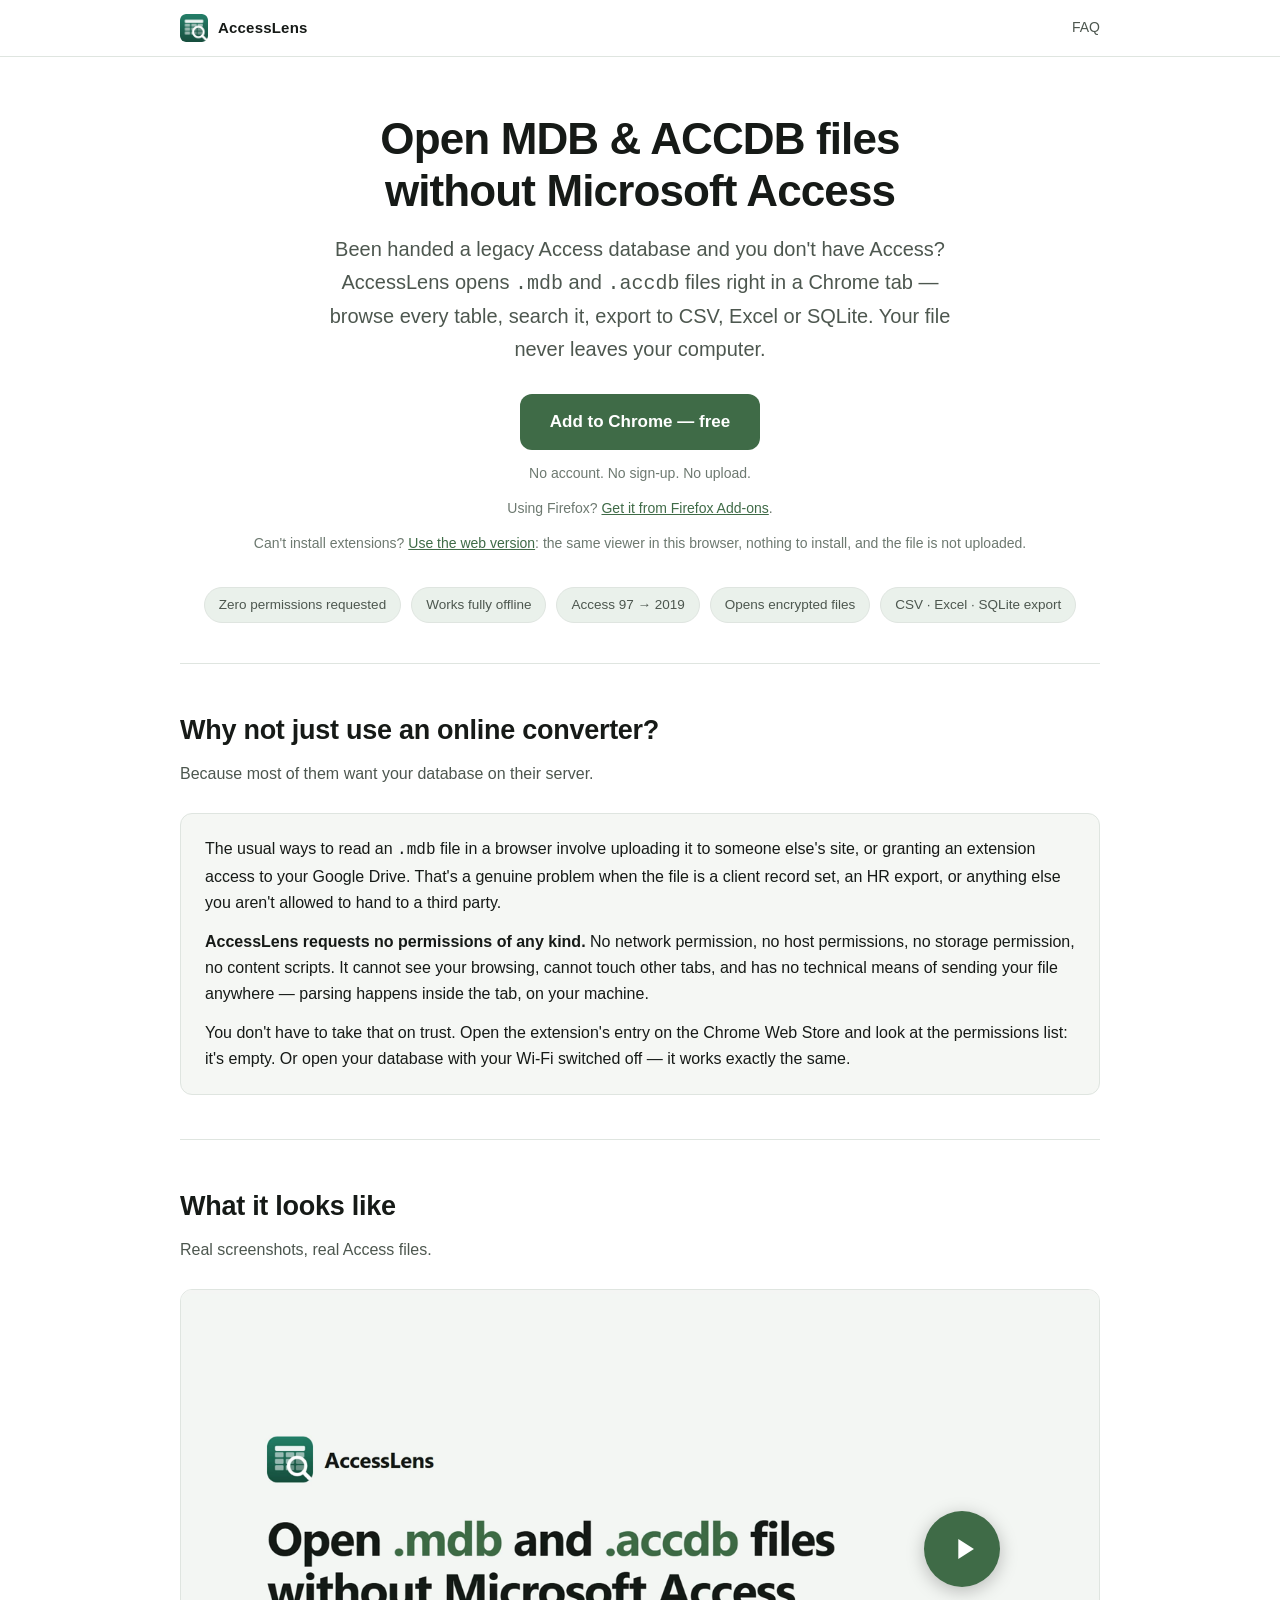
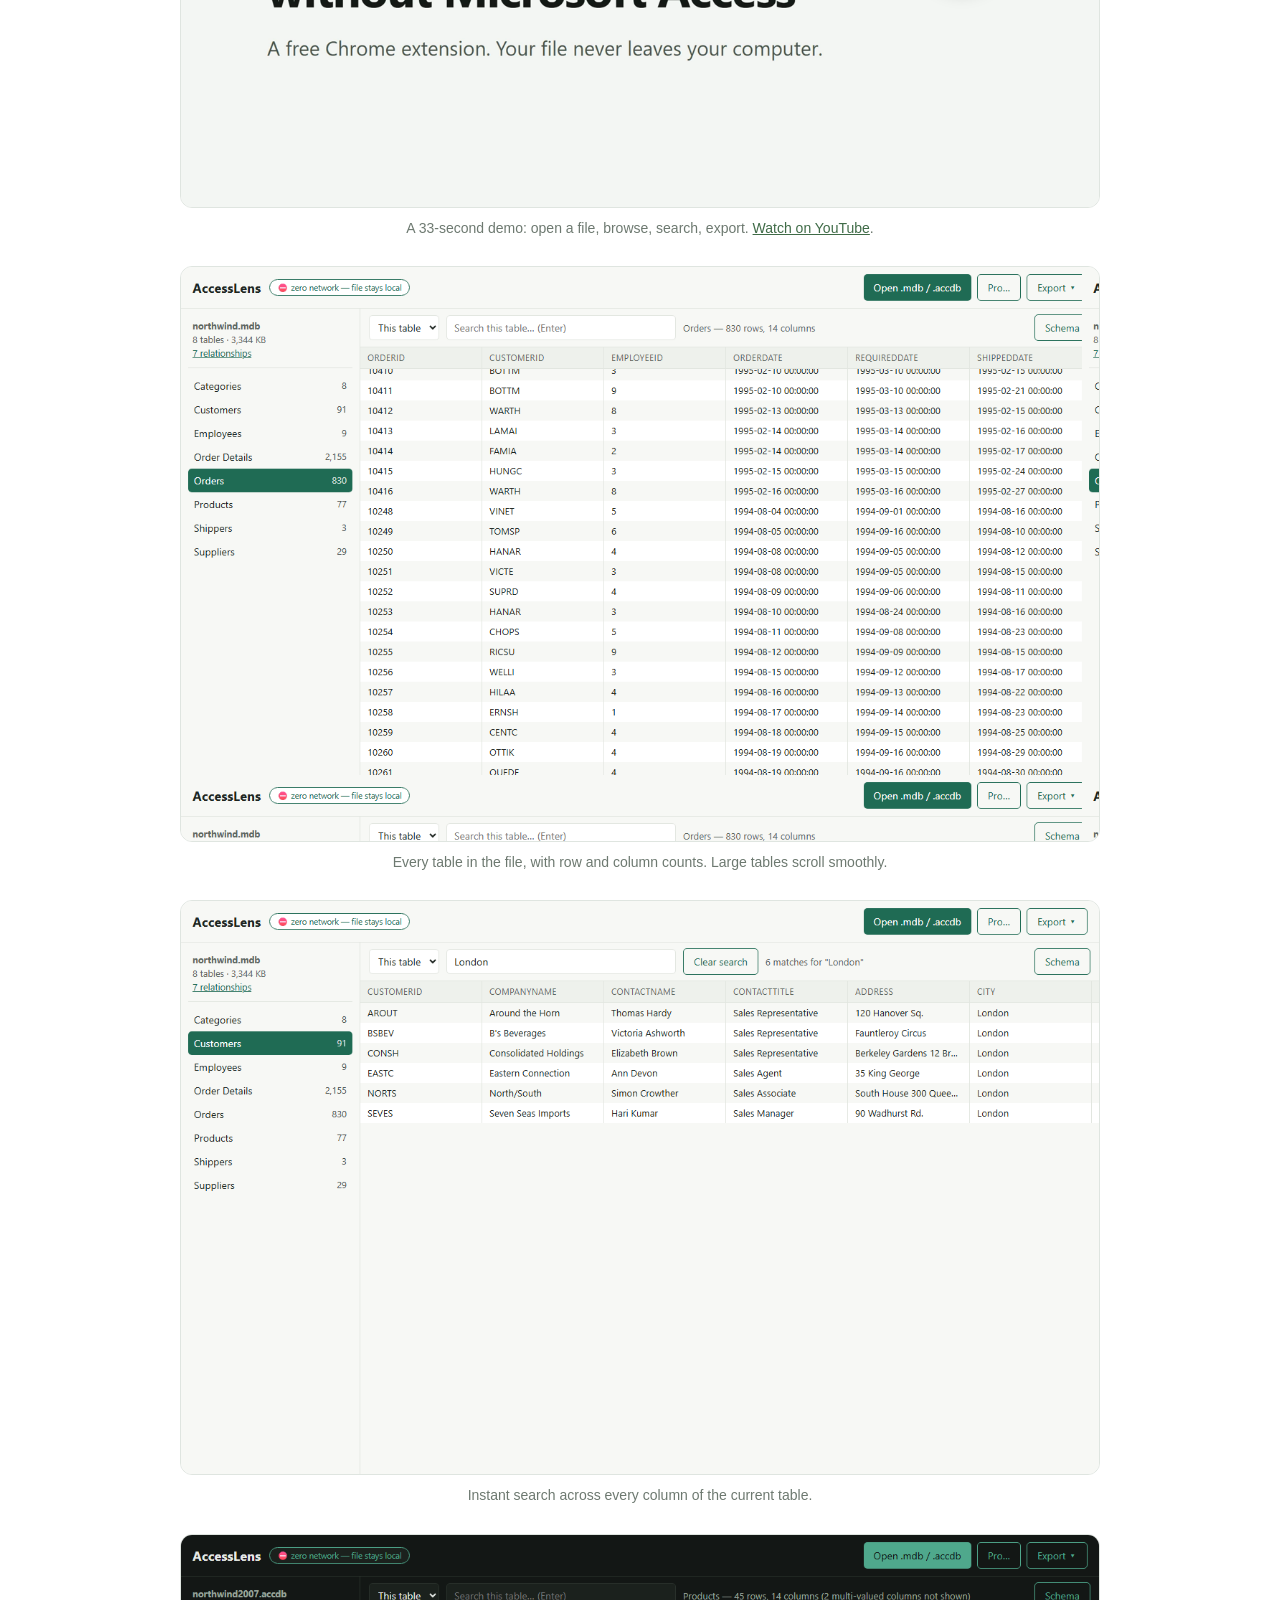
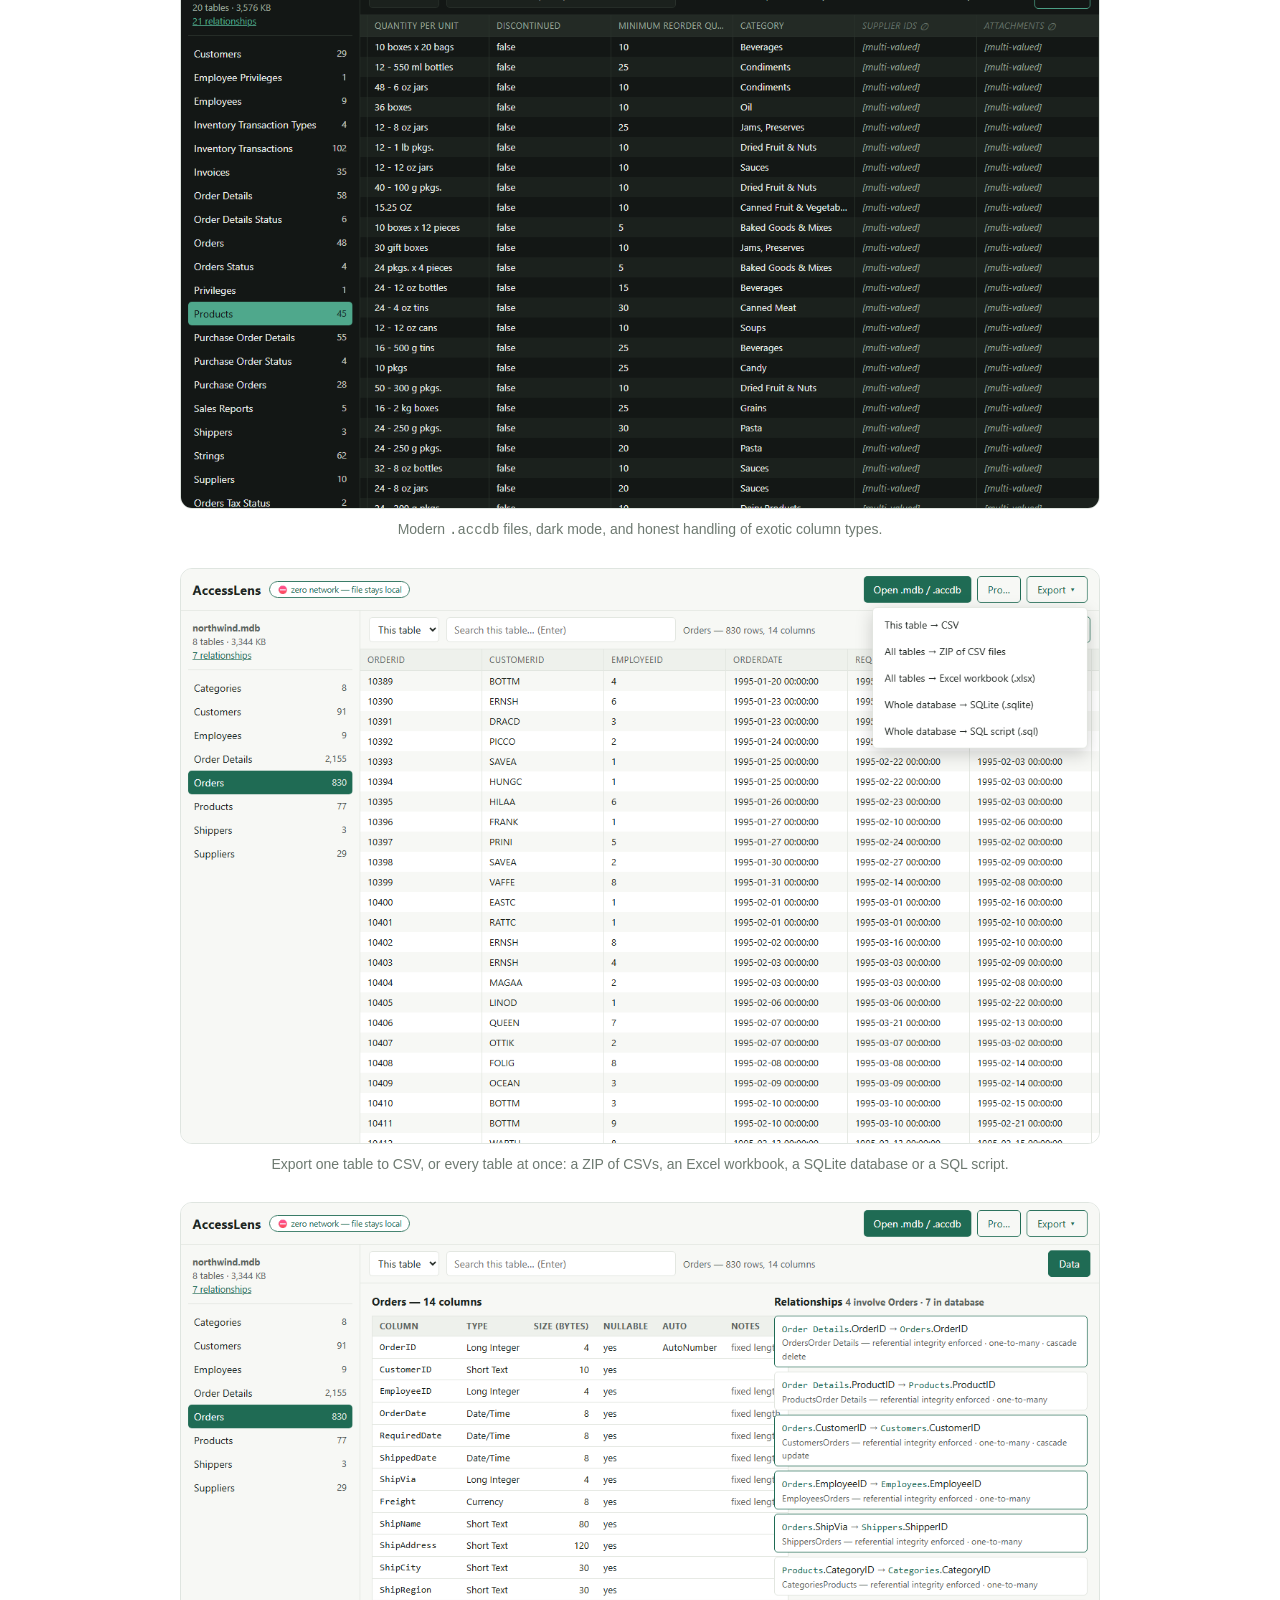
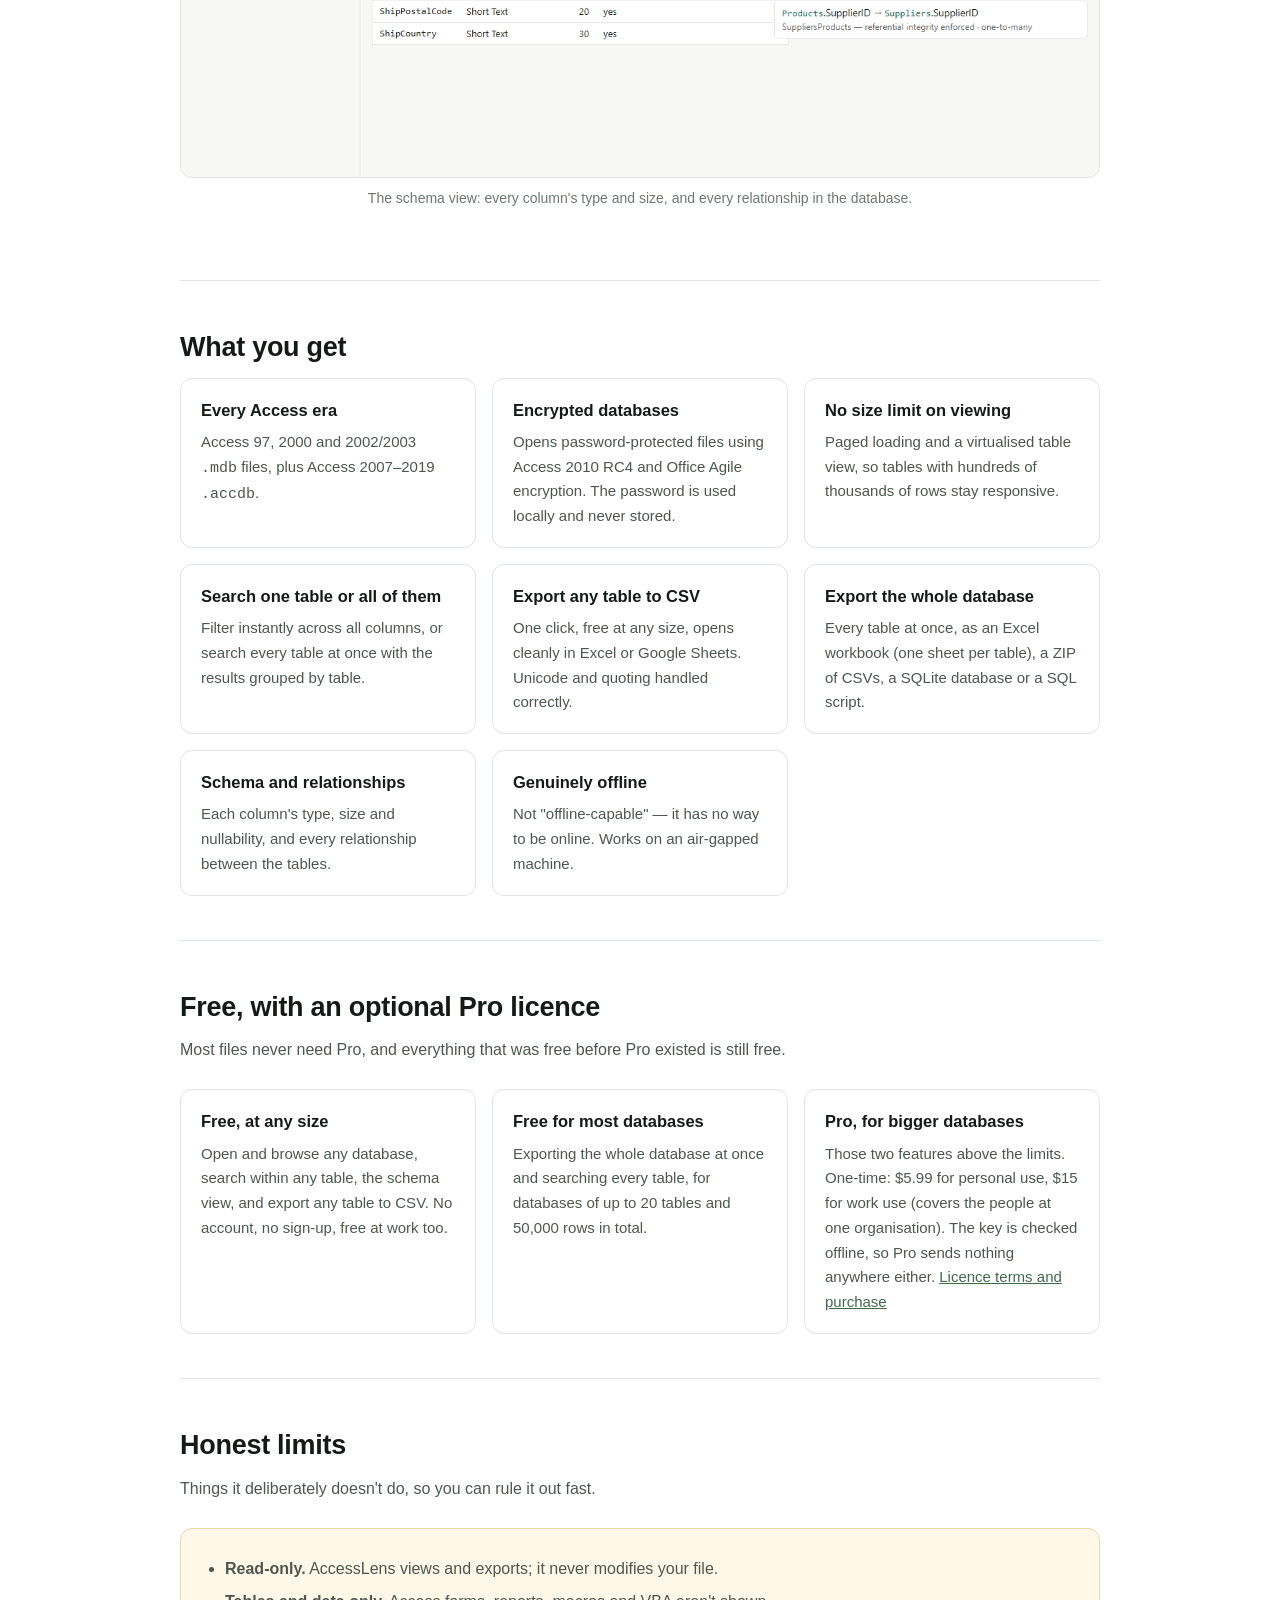
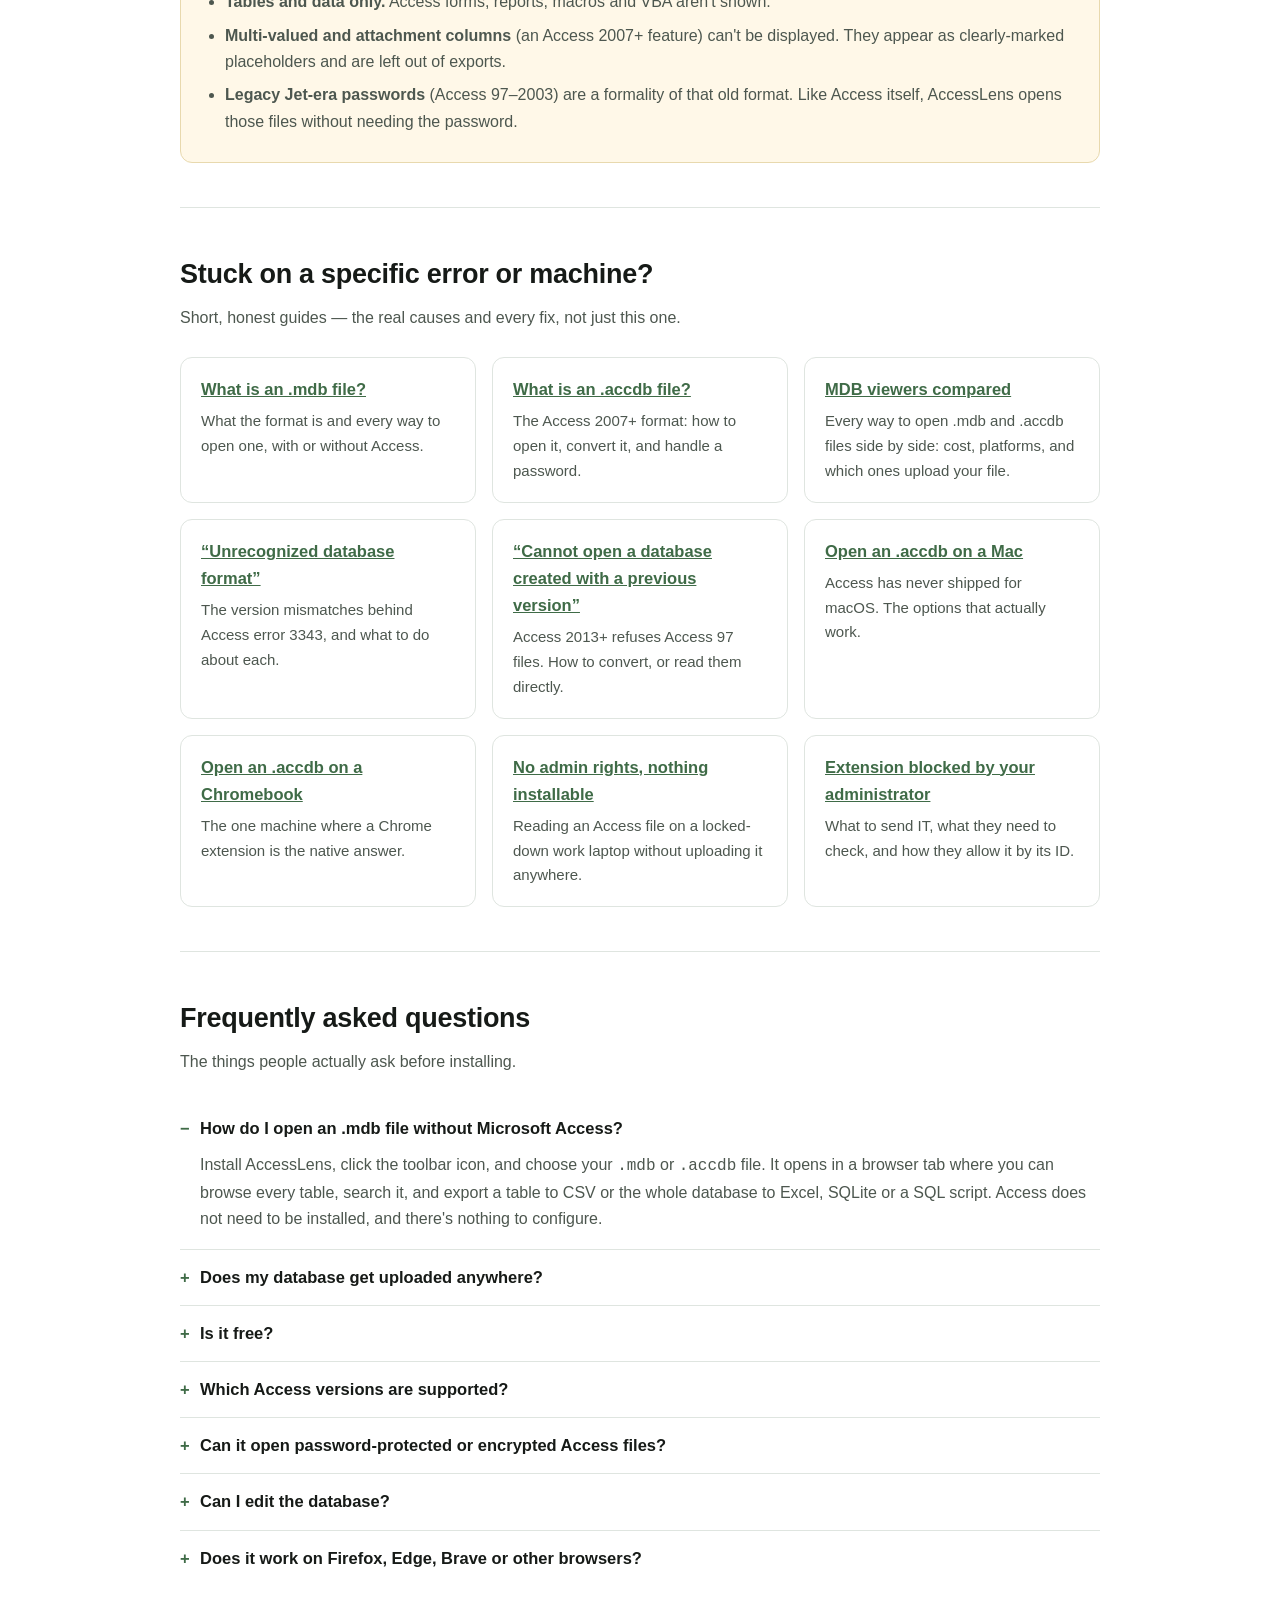
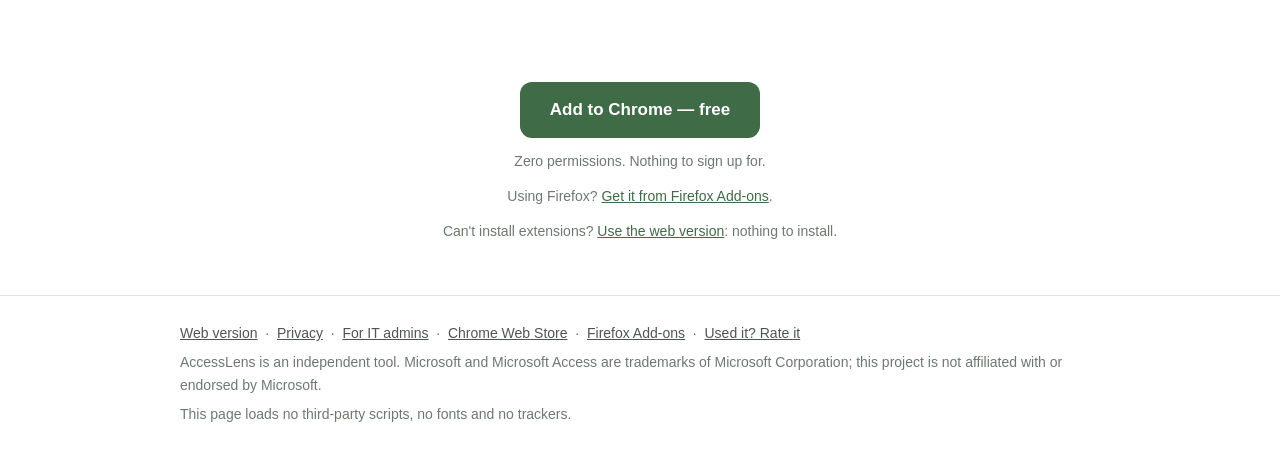
<file: accesslens/index.html>
<!doctype html>
<html lang="en">
<head>
<meta charset="utf-8">
<meta name="viewport" content="width=device-width, initial-scale=1">
<title>Open MDB &amp; ACCDB Files Without Access — Free for Chrome</title>
<meta name="description" content="Open, browse, search and export Microsoft Access .mdb and .accdb databases right in Chrome. 100% local — no upload, no account, no network access at all.">
<link rel="canonical" href="https://phakeoa.github.io/accesslens/">
<meta name="robots" content="index,follow">
<meta name="theme-color" content="#3f6b47">

<meta property="og:type" content="website">
<meta property="og:title" content="Open MDB &amp; ACCDB Files Without Microsoft Access">
<meta property="og:description" content="A Chrome extension that opens Microsoft Access databases entirely on your own machine. No upload, no account, no network access.">
<meta property="og:url" content="https://phakeoa.github.io/accesslens/">
<meta property="og:image" content="https://phakeoa.github.io/accesslens/assets/screen1_browse.png">
<meta name="twitter:card" content="summary_large_image">

<link rel="icon" type="image/png" href="assets/icon128.png">

<script type="application/ld+json">
{
  "@context": "https://schema.org",
  "@type": "SoftwareApplication",
  "name": "AccessLens — Access Database Viewer",
  "operatingSystem": "Chrome, Firefox",
  "applicationCategory": "UtilitiesApplication",
  "description": "Open, browse, search and export Microsoft Access .mdb and .accdb database files locally in Chrome, with no upload and no network access.",
  "url": "https://phakeoa.github.io/accesslens/",
  "downloadUrl": "https://chromewebstore.google.com/detail/ceilhkpcnofeomaibeldikllpgjolaml",
  "offers": { "@type": "Offer", "price": "0", "priceCurrency": "USD" }
}
</script>

<script type="application/ld+json">
{
  "@context": "https://schema.org",
  "@type": "FAQPage",
  "mainEntity": [
    {
      "@type": "Question",
      "name": "How do I open an .mdb file without Microsoft Access?",
      "acceptedAnswer": { "@type": "Answer", "text": "Install AccessLens in Chrome, click the toolbar icon, and pick your .mdb or .accdb file. It opens in a browser tab where you can browse every table, search, and export a table to CSV or the whole database to Excel, SQLite or a SQL script. Microsoft Access does not need to be installed." }
    },
    {
      "@type": "Question",
      "name": "Does my database get uploaded anywhere?",
      "acceptedAnswer": { "@type": "Answer", "text": "No. AccessLens requests no permissions at all — no network permission, no host permissions, no storage permission. It has no technical means of sending your file anywhere. You can confirm this yourself: the permissions list on the Chrome Web Store listing is empty." }
    },
    {
      "@type": "Question",
      "name": "Is it free?",
      "acceptedAnswer": { "@type": "Answer", "text": "Yes, for almost every file. Opening and browsing a database, searching within a table, the schema view, and exporting any table to CSV are free at any size, with no account and no sign-up. Exporting the whole database at once (Excel, SQLite, SQL script or a ZIP of CSVs) and searching every table at once are free for databases of up to 20 tables and 50,000 rows in total. Above that they need AccessLens Pro, a one-time licence: $5.99 for personal use, $15 for work use." }
    },
    {
      "@type": "Question",
      "name": "Which Access versions are supported?",
      "acceptedAnswer": { "@type": "Answer", "text": "Access 97, 2000 and 2002/2003 in the .mdb format, and Access 2007 through 2019 in the .accdb format." }
    },
    {
      "@type": "Question",
      "name": "Can it open password-protected or encrypted Access files?",
      "acceptedAnswer": { "@type": "Answer", "text": "Yes. Access 2010 RC4 and Office Agile encryption are supported. You are prompted for the password, which is used locally and never stored." }
    },
    {
      "@type": "Question",
      "name": "Does it work offline?",
      "acceptedAnswer": { "@type": "Answer", "text": "Yes, completely. Because it has no network permission, it works identically with your connection switched off." }
    },
    {
      "@type": "Question",
      "name": "Can I edit the database?",
      "acceptedAnswer": { "@type": "Answer", "text": "No. AccessLens is read-only by design. It views and exports data, and never modifies your file." }
    }
  ]
}
</script>

<style>
:root{
  --bg:#ffffff; --bg-soft:#f5f7f4; --bg-card:#ffffff;
  --fg:#161a17; --fg-soft:#4d574f; --fg-faint:#6d7970;
  --line:#dfe5e0;
  --accent:#3f6b47; --accent-fg:#ffffff; --accent-soft:#eaf1eb;
  --warn-bg:#fff8e8; --warn-line:#e8d9ae;
  --radius:12px;
}
@media (prefers-color-scheme: dark){
  :root{
    --bg:#12150f; --bg-soft:#181c15; --bg-card:#1b2019;
    --fg:#eef2ea; --fg-soft:#b6c0b5; --fg-faint:#8d998c;
    --line:#2c3429;
    --accent:#8fc79a; --accent-fg:#10150f; --accent-soft:#1f2a20;
    --warn-bg:#241f10; --warn-line:#4a4128;
  }
}
*{box-sizing:border-box}
html{-webkit-text-size-adjust:100%}
body{
  margin:0; background:var(--bg); color:var(--fg);
  font:16px/1.65 -apple-system,BlinkMacSystemFont,"Segoe UI",Roboto,Helvetica,Arial,sans-serif;
}
.wrap{max-width:960px;margin:0 auto;padding:0 20px}
a{color:var(--accent)}

/* header */
header.site{border-bottom:1px solid var(--line);background:var(--bg)}
header.site .wrap{display:flex;align-items:center;gap:10px;padding-top:14px;padding-bottom:14px}
header.site img{width:28px;height:28px;border-radius:6px}
header.site b{font-size:15px;letter-spacing:.2px}
header.site .sp{flex:1}
header.site a.top{font-size:14px;text-decoration:none;color:var(--fg-soft)}

/* hero */
.hero{padding:56px 0 40px;text-align:center}
.hero h1{
  font-size:clamp(28px,5vw,44px); line-height:1.18; margin:0 0 16px;
  letter-spacing:-.02em; font-weight:700;
}
.hero p.lede{font-size:clamp(17px,2.2vw,20px);color:var(--fg-soft);margin:0 auto 28px;max-width:640px}
.cta{
  display:inline-block;background:var(--accent);color:var(--accent-fg);
  text-decoration:none;font-weight:600;font-size:17px;
  padding:14px 30px;border-radius:var(--radius);
}
.cta:hover{filter:brightness(1.08)}
.cta-sub{display:block;margin-top:12px;font-size:14px;color:var(--fg-faint)}

/* badges */
.badges{display:flex;flex-wrap:wrap;gap:10px;justify-content:center;margin:32px 0 0;padding:0;list-style:none}
.badges li{
  background:var(--accent-soft);border:1px solid var(--line);border-radius:999px;
  padding:6px 14px;font-size:13.5px;color:var(--fg-soft);font-weight:500;
}

/* sections */
section{padding:44px 0;border-top:1px solid var(--line)}
section h2{font-size:clamp(21px,3vw,27px);margin:0 0 8px;letter-spacing:-.01em}
section p.sub{color:var(--fg-soft);margin:0 0 26px}

/* shots */
figure.shot{margin:0 0 26px}
figure.shot img{width:100%;height:auto;display:block;border:1px solid var(--line);border-radius:var(--radius)}
figure.shot figcaption{margin-top:9px;font-size:14px;color:var(--fg-faint);text-align:center}
/* video: a local thumbnail that links out, so the page still loads nothing third-party */
a.video{position:relative;display:block;border-radius:var(--radius)}
a.video::after{
  /* sits in the thumbnail's empty right-hand side; fixed dark green = contrast on the light image in both themes */
  --play:clamp(44px,8vw,76px);
  content:"";position:absolute;left:85%;top:50%;width:var(--play);height:var(--play);transform:translate(-50%,-50%);
  border-radius:50%;background:#3f6b47 url("data:image/svg+xml,%3Csvg xmlns='http://www.w3.org/2000/svg' viewBox='0 0 24 24'%3E%3Cpath fill='%23fff' d='M8 5v14l11-7z'/%3E%3C/svg%3E") 56% 50%/45% no-repeat;
  box-shadow:0 4px 18px rgba(0,0,0,.25);
}
a.video:hover::after{filter:brightness(1.1)}

/* grid */
.grid{display:grid;grid-template-columns:repeat(auto-fit,minmax(250px,1fr));gap:16px}
.card{background:var(--bg-card);border:1px solid var(--line);border-radius:var(--radius);padding:18px 20px}
.card h3{margin:0 0 6px;font-size:16.5px}
.card p{margin:0;color:var(--fg-soft);font-size:15px}

/* callout */
.callout{background:var(--bg-soft);border:1px solid var(--line);border-radius:var(--radius);padding:22px 24px}
.callout p{margin:0 0 12px}
.callout p:last-child{margin-bottom:0}

/* limits */
.limits{background:var(--warn-bg);border:1px solid var(--warn-line);border-radius:var(--radius);padding:20px 24px}
.limits ul{margin:0;padding-left:20px}
.limits li{margin:7px 0;color:var(--fg-soft)}

/* faq */
details{border-bottom:1px solid var(--line);padding:14px 0}
details:last-of-type{border-bottom:none}
summary{cursor:pointer;font-weight:600;font-size:16.5px;list-style:none}
summary::-webkit-details-marker{display:none}
summary::before{content:"+";display:inline-block;width:20px;color:var(--accent);font-weight:700}
details[open] summary::before{content:"\2212"}
details p{margin:10px 0 2px 20px;color:var(--fg-soft)}

/* bottom cta */
.endcta{text-align:center;padding:52px 0}

footer.site{border-top:1px solid var(--line);padding:26px 0 40px;color:var(--fg-faint);font-size:14px}
footer.site a{color:var(--fg-soft)}
footer.site p{margin:0 0 6px}
</style>
</head>
<body>

<header class="site">
  <div class="wrap">
    <img src="assets/icon128.png" alt="">
    <b>AccessLens</b>
    <span class="sp"></span>
    <a class="top" href="#faq">FAQ</a>
  </div>
</header>

<main>
<div class="wrap">

  <div class="hero">
    <h1>Open MDB &amp; ACCDB files<br>without Microsoft Access</h1>
    <p class="lede">
      Been handed a legacy Access database and you don't have Access? AccessLens opens
      <code>.mdb</code> and <code>.accdb</code> files right in a Chrome tab — browse every table,
      search it, export to CSV, Excel or SQLite. Your file never leaves your computer.
    </p>
    <a class="cta" href="https://chromewebstore.google.com/detail/ceilhkpcnofeomaibeldikllpgjolaml?utm_source=accesslens_site&amp;utm_medium=referral&amp;utm_campaign=landing&amp;utm_content=hero">Add to Chrome — free</a>
    <span class="cta-sub">No account. No sign-up. No upload.</span>
    <span class="cta-sub">Using Firefox? <a href="https://addons.mozilla.org/firefox/addon/accesslens/?utm_source=accesslens_site&amp;utm_medium=referral&amp;utm_campaign=landing&amp;utm_content=hero">Get it from Firefox Add-ons</a>.</span>
    <span class="cta-sub">Can't install extensions? <a href="app/">Use the web version</a>: the same viewer in this browser, nothing to install, and the file is not uploaded.</span>

    <ul class="badges">
      <li>Zero permissions requested</li>
      <li>Works fully offline</li>
      <li>Access 97 → 2019</li>
      <li>Opens encrypted files</li>
      <li>CSV · Excel · SQLite export</li>
    </ul>
  </div>

</div>

<div class="wrap">

  <section>
    <h2>Why not just use an online converter?</h2>
    <p class="sub">Because most of them want your database on their server.</p>
    <div class="callout">
      <p>
        The usual ways to read an <code>.mdb</code> file in a browser involve uploading it to
        someone else's site, or granting an extension access to your Google Drive. That's a
        genuine problem when the file is a client record set, an HR export, or anything else you
        aren't allowed to hand to a third party.
      </p>
      <p>
        <strong>AccessLens requests no permissions of any kind.</strong> No network permission, no
        host permissions, no storage permission, no content scripts. It cannot see your browsing, cannot touch
        other tabs, and has no technical means of sending your file anywhere — parsing happens
        inside the tab, on your machine.
      </p>
      <p>
        You don't have to take that on trust. Open the extension's entry on the Chrome Web Store
        and look at the permissions list: it's empty. Or open your database with your Wi-Fi
        switched off — it works exactly the same.
      </p>
    </div>
  </section>

  <section>
    <h2>What it looks like</h2>
    <p class="sub">Real screenshots, real Access files.</p>

    <figure class="shot">
      <a class="video" href="https://youtu.be/ocJ4PTn_23w"><img src="assets/demo_video.png" alt="Play the 33-second AccessLens demo video on YouTube" width="1280" height="720" loading="lazy"></a>
      <figcaption>A 33-second demo: open a file, browse, search, export. <a href="https://youtu.be/ocJ4PTn_23w">Watch on YouTube</a>.</figcaption>
    </figure>

    <figure class="shot">
      <img src="assets/screen1_browse.png" alt="Browsing a table of 830 rows from a Northwind .mdb database in AccessLens" width="1280" height="800" loading="lazy">
      <figcaption>Every table in the file, with row and column counts. Large tables scroll smoothly.</figcaption>
    </figure>

    <figure class="shot">
      <img src="assets/screen2_search.png" alt="Searching across all columns of an Access table" width="1280" height="800" loading="lazy">
      <figcaption>Instant search across every column of the current table.</figcaption>
    </figure>

    <figure class="shot">
      <img src="assets/screen3_dark_complex.png" alt="A modern .accdb database shown in dark mode" width="1280" height="800" loading="lazy">
      <figcaption>Modern <code>.accdb</code> files, dark mode, and honest handling of exotic column types.</figcaption>
    </figure>

    <figure class="shot">
      <img src="assets/screen4_export.png" alt="The Export menu: this table to CSV, all tables to a ZIP of CSVs or an Excel workbook, the whole database to SQLite or a SQL script" width="1280" height="800" loading="lazy">
      <figcaption>Export one table to CSV, or every table at once: a ZIP of CSVs, an Excel workbook, a SQLite database or a SQL script.</figcaption>
    </figure>

    <figure class="shot">
      <img src="assets/screen5_schema.png" alt="The schema view listing each column's type, size and nullability, next to the database's relationships" width="1280" height="800" loading="lazy">
      <figcaption>The schema view: every column's type and size, and every relationship in the database.</figcaption>
    </figure>
  </section>

  <section>
    <h2>What you get</h2>
    <div class="grid">
      <div class="card">
        <h3>Every Access era</h3>
        <p>Access 97, 2000 and 2002/2003 <code>.mdb</code> files, plus Access 2007–2019 <code>.accdb</code>.</p>
      </div>
      <div class="card">
        <h3>Encrypted databases</h3>
        <p>Opens password-protected files using Access 2010 RC4 and Office Agile encryption. The password is used locally and never stored.</p>
      </div>
      <div class="card">
        <h3>No size limit on viewing</h3>
        <p>Paged loading and a virtualised table view, so tables with hundreds of thousands of rows stay responsive.</p>
      </div>
      <div class="card">
        <h3>Search one table or all of them</h3>
        <p>Filter instantly across all columns, or search every table at once with the results grouped by table.</p>
      </div>
      <div class="card">
        <h3>Export any table to CSV</h3>
        <p>One click, free at any size, opens cleanly in Excel or Google Sheets. Unicode and quoting handled correctly.</p>
      </div>
      <div class="card">
        <h3>Export the whole database</h3>
        <p>Every table at once, as an Excel workbook (one sheet per table), a ZIP of CSVs, a SQLite database or a SQL script.</p>
      </div>
      <div class="card">
        <h3>Schema and relationships</h3>
        <p>Each column's type, size and nullability, and every relationship between the tables.</p>
      </div>
      <div class="card">
        <h3>Genuinely offline</h3>
        <p>Not "offline-capable" — it has no way to be online. Works on an air-gapped machine.</p>
      </div>
    </div>
  </section>

  <section id="pricing">
    <h2>Free, with an optional Pro licence</h2>
    <p class="sub">Most files never need Pro, and everything that was free before Pro existed is still free.</p>
    <div class="grid">
      <div class="card">
        <h3>Free, at any size</h3>
        <p>Open and browse any database, search within any table, the schema view, and export any table to CSV. No account, no sign-up, free at work too.</p>
      </div>
      <div class="card">
        <h3>Free for most databases</h3>
        <p>Exporting the whole database at once and searching every table, for databases of up to 20 tables and 50,000 rows in total.</p>
      </div>
      <div class="card">
        <h3>Pro, for bigger databases</h3>
        <p>Those two features above the limits. One-time: $5.99 for personal use, $15 for work use (covers the people at one organisation). The key is checked offline, so Pro sends nothing anywhere either. <a href="https://payhip.com/b/U60Cu">Licence terms and purchase</a></p>
      </div>
    </div>
  </section>

  <section>
    <h2>Honest limits</h2>
    <p class="sub">Things it deliberately doesn't do, so you can rule it out fast.</p>
    <div class="limits">
      <ul>
        <li><strong>Read-only.</strong> AccessLens views and exports; it never modifies your file.</li>
        <li><strong>Tables and data only.</strong> Access forms, reports, macros and VBA aren't shown.</li>
        <li><strong>Multi-valued and attachment columns</strong> (an Access 2007+ feature) can't be displayed. They appear as clearly-marked placeholders and are left out of exports.</li>
        <li><strong>Legacy Jet-era passwords</strong> (Access 97–2003) are a formality of that old format. Like Access itself, AccessLens opens those files without needing the password.</li>
      </ul>
    </div>
  </section>

  <section id="guides">
    <h2>Stuck on a specific error or machine?</h2>
    <p class="sub">Short, honest guides — the real causes and every fix, not just this one.</p>
    <div class="grid">
      <div class="card">
        <h3><a href="how-to-open-mdb-file.html">What is an .mdb file?</a></h3>
        <p>What the format is and every way to open one, with or without Access.</p>
      </div>
      <div class="card">
        <h3><a href="how-to-open-accdb-file.html">What is an .accdb file?</a></h3>
        <p>The Access 2007+ format: how to open it, convert it, and handle a password.</p>
      </div>
      <div class="card">
        <h3><a href="mdb-viewer.html">MDB viewers compared</a></h3>
        <p>Every way to open .mdb and .accdb files side by side: cost, platforms, and which ones upload your file.</p>
      </div>
      <div class="card">
        <h3><a href="unrecognized-database-format.html">“Unrecognized database format”</a></h3>
        <p>The version mismatches behind Access error 3343, and what to do about each.</p>
      </div>
      <div class="card">
        <h3><a href="cannot-open-database-created-with-previous-version.html">“Cannot open a database created with a previous version”</a></h3>
        <p>Access 2013+ refuses Access 97 files. How to convert, or read them directly.</p>
      </div>
      <div class="card">
        <h3><a href="open-accdb-on-mac.html">Open an .accdb on a Mac</a></h3>
        <p>Access has never shipped for macOS. The options that actually work.</p>
      </div>
      <div class="card">
        <h3><a href="open-accdb-on-chromebook.html">Open an .accdb on a Chromebook</a></h3>
        <p>The one machine where a Chrome extension is the native answer.</p>
      </div>
      <div class="card">
        <h3><a href="open-access-database-without-admin-rights.html">No admin rights, nothing installable</a></h3>
        <p>Reading an Access file on a locked-down work laptop without uploading it anywhere.</p>
      </div>
      <div class="card">
        <h3><a href="extension-blocked-by-administrator.html">Extension blocked by your administrator</a></h3>
        <p>What to send IT, what they need to check, and how they allow it by its ID.</p>
      </div>
    </div>
  </section>

  <section id="faq">
    <h2>Frequently asked questions</h2>
    <p class="sub">The things people actually ask before installing.</p>

    <details open>
      <summary>How do I open an .mdb file without Microsoft Access?</summary>
      <p>Install AccessLens, click the toolbar icon, and choose your <code>.mdb</code> or <code>.accdb</code> file. It opens in a browser tab where you can browse every table, search it, and export a table to CSV or the whole database to Excel, SQLite or a SQL script. Access does not need to be installed, and there's nothing to configure.</p>
    </details>

    <details>
      <summary>Does my database get uploaded anywhere?</summary>
      <p>No. The extension requests no permissions at all, including no network permission, so it has no technical means of sending your file anywhere. The permissions list on its Chrome Web Store listing is empty, and you can verify the behaviour by using it with your connection turned off.</p>
    </details>

    <details>
      <summary>Is it free?</summary>
      <p>Yes, for almost every file. Opening and browsing a database, searching within a table, the schema view, and exporting any table to CSV are free at any size, with no account and no sign-up. Exporting the whole database at once and searching every table at once are free for databases of up to 20 tables and 50,000 rows in total. Above that they need <a href="#pricing">AccessLens Pro</a>, a one-time licence: $5.99 for personal use, $15 for work use.</p>
    </details>

    <details>
      <summary>Which Access versions are supported?</summary>
      <p>Access 97, 2000 and 2002/2003 in the <code>.mdb</code> format, and Access 2007 through 2019 in the <code>.accdb</code> format.</p>
    </details>

    <details>
      <summary>Can it open password-protected or encrypted Access files?</summary>
      <p>Yes — Access 2010 RC4 and Office Agile encryption are both supported. You'll be prompted for the password, which is used locally and never stored.</p>
    </details>

    <details>
      <summary>Can I edit the database?</summary>
      <p>No, and that's deliberate. AccessLens is strictly read-only, so there is no way for it to corrupt or alter a file you were trusted with.</p>
    </details>

    <details>
      <summary>Does it work on Firefox, Edge, Brave or other browsers?</summary>
      <p>Yes for Firefox: it is on <a href="https://addons.mozilla.org/firefox/addon/accesslens/?utm_source=accesslens_site&amp;utm_medium=referral&amp;utm_campaign=landing&amp;utm_content=faq">Firefox Add-ons</a>, with the same features. Edge, Brave and most other Chromium-based browsers can install it from the Chrome Web Store. Every release is tested end to end in a Chromium-based browser and in Firefox.</p>
    </details>
  </section>

  <div class="endcta">
    <a class="cta" href="https://chromewebstore.google.com/detail/ceilhkpcnofeomaibeldikllpgjolaml?utm_source=accesslens_site&amp;utm_medium=referral&amp;utm_campaign=landing&amp;utm_content=bottom">Add to Chrome — free</a>
    <span class="cta-sub">Zero permissions. Nothing to sign up for.</span>
    <span class="cta-sub">Using Firefox? <a href="https://addons.mozilla.org/firefox/addon/accesslens/?utm_source=accesslens_site&amp;utm_medium=referral&amp;utm_campaign=landing&amp;utm_content=bottom">Get it from Firefox Add-ons</a>.</span>
    <span class="cta-sub">Can't install extensions? <a href="app/">Use the web version</a>: nothing to install.</span>
  </div>

</div>
</main>

<footer class="site">
  <div class="wrap">
    <p><a href="app/">Web version</a> &nbsp;·&nbsp; <a href="privacy.html">Privacy</a> &nbsp;·&nbsp; <a href="extension-blocked-by-administrator.html">For IT admins</a> &nbsp;·&nbsp; <a href="https://chromewebstore.google.com/detail/ceilhkpcnofeomaibeldikllpgjolaml?utm_source=accesslens_site&amp;utm_medium=referral&amp;utm_campaign=landing&amp;utm_content=footer">Chrome Web Store</a> &nbsp;·&nbsp; <a href="https://addons.mozilla.org/firefox/addon/accesslens/?utm_source=accesslens_site&amp;utm_medium=referral&amp;utm_campaign=landing&amp;utm_content=footer">Firefox Add-ons</a> &nbsp;·&nbsp; <a href="https://chromewebstore.google.com/detail/ceilhkpcnofeomaibeldikllpgjolaml/reviews">Used it? Rate it</a></p>
    <p>AccessLens is an independent tool. Microsoft and Microsoft Access are trademarks of Microsoft Corporation; this project is not affiliated with or endorsed by Microsoft.</p>
    <p>This page loads no third-party scripts, no fonts and no trackers.</p>
  </div>
</footer>

</body>
</html>
</file>
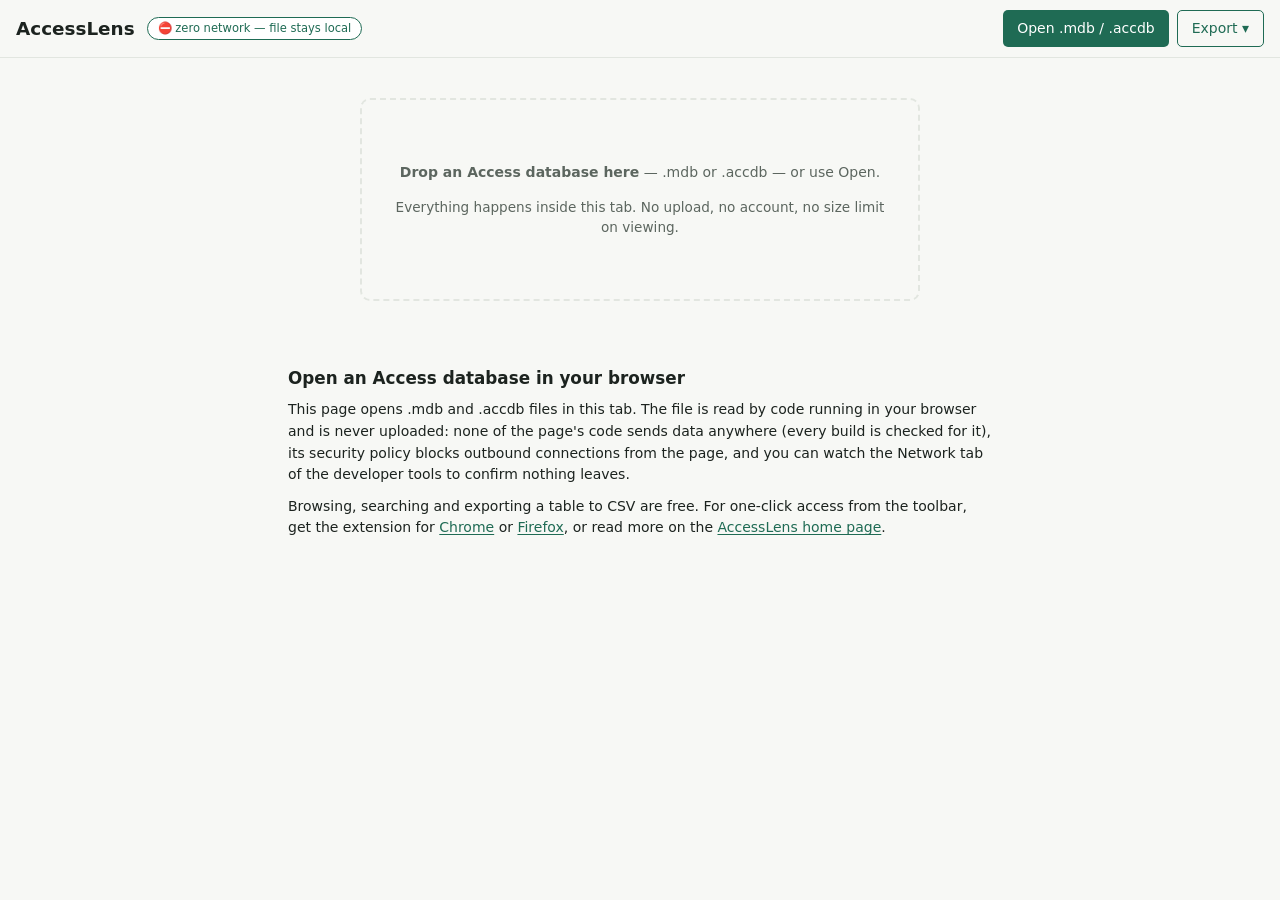
<file: accesslens/app/index.html>
<!DOCTYPE html>
<html lang="en">
<head>
  <meta charset="utf-8">
  <meta http-equiv="Content-Security-Policy" content="default-src 'none'; script-src 'self' 'wasm-unsafe-eval'; worker-src 'self'; style-src 'self' 'unsafe-inline'; img-src 'self' data: blob:; connect-src 'none'; font-src 'none'; object-src 'none'; form-action 'none'; base-uri 'none'">
  <meta name="referrer" content="no-referrer">
  <title>Open MDB and ACCDB Files Online, No Upload | AccessLens</title>
  <meta name="description" content="Open .mdb and .accdb Access databases in your browser tab. Browse, search, export to CSV. The file is never uploaded: it stays on your computer.">
  <link rel="canonical" href="https://phakeoa.github.io/accesslens/app/">
  <meta name="robots" content="index,follow">
  <meta property="og:type" content="website">
  <meta property="og:site_name" content="AccessLens">
  <meta property="og:title" content="Open MDB and ACCDB Files Online, No Upload | AccessLens">
  <meta property="og:description" content="Open .mdb and .accdb Access databases in your browser tab. Browse, search, export to CSV. The file is never uploaded: it stays on your computer.">
  <meta property="og:url" content="https://phakeoa.github.io/accesslens/app/">
  <meta name="twitter:card" content="summary">
  <meta name="twitter:title" content="Open MDB and ACCDB Files Online, No Upload | AccessLens">
  <meta name="twitter:description" content="Open .mdb and .accdb Access databases in your browser tab. Browse, search, export to CSV. The file is never uploaded: it stays on your computer.">
  <script type="application/ld+json">{"@context":"https://schema.org","@type":"WebApplication","name":"AccessLens","url":"https://phakeoa.github.io/accesslens/app/","description":"Open, browse, search and export Microsoft Access .mdb and .accdb files in a browser tab. The file is read by code running in your browser and is never uploaded.","applicationCategory":"UtilitiesApplication","operatingSystem":"Windows, macOS, ChromeOS","browserRequirements":"A desktop browser with JavaScript and WebAssembly. Tested in Microsoft Edge and Mozilla Firefox.","offers":{"@type":"Offer","price":"0","priceCurrency":"USD"}}</script>
  <style>
    #about-web { max-width: 46rem; margin: 1.5rem auto; padding: 0 1rem; line-height: 1.55; }
    #about-web h2 { font-size: 1.05rem; margin: 0 0 .5rem; }
    #about-web p { margin: 0 0 .6rem; }
    #about-web a { color: var(--accent); text-underline-offset: 2px; }
    #about-web a:hover, #about-web a:focus-visible { color: var(--ink); }
    body:has(#main:not([hidden])) #about-web { display: none; }
  </style>
  <meta name="viewport" content="width=device-width, initial-scale=1">
  <link rel="icon" href="icons/icon16.png">
  <link rel="stylesheet" href="viewer.css">
</head>
<body>
  <header>
    <div class="brand">
      <h1>AccessLens</h1>
      <span class="badge net" title="Nothing in this page sends data anywhere (checked at every build), and its security policy blocks outbound connections from the page. Your file never leaves this computer. You can check the Network tab.">⛔ zero network — file stays local</span>
    </div>
    <div class="actions">
      <button id="btn-open" class="btn">Open .mdb / .accdb</button>
      <input id="file-input" type="file" accept=".mdb,.accdb,.mde,.accde,.accdr" hidden>
      <button id="btn-pro" class="btn ghost" hidden></button>
      <details id="export" class="menu">
        <summary class="btn ghost" id="btn-export">Export ▾</summary>
        <div class="menu-items">
          <button id="btn-csv" disabled>This table → CSV</button>
          <button id="btn-zip" disabled>All tables → ZIP of CSV files <span class="pill">Pro</span></button>
          <button id="btn-xlsx" disabled>All tables → Excel workbook (.xlsx) <span class="pill">Pro</span></button>
          <button id="btn-sqlite" disabled>Whole database → SQLite (.sqlite) <span class="pill">Pro</span></button>
          <button id="btn-sql" disabled>Whole database → SQL script (.sql) <span class="pill">Pro</span></button>
        </div>
      </details>
    </div>
  </header>

  <div id="welcome" class="welcome" hidden>
    <p><strong>AccessLens is installed.</strong> Drop a database below and you're done — nothing else to set up.</p>
    <p class="sub">To find it again later: click the puzzle-piece icon <strong>🧩</strong> at the top-right of <span id="welcome-browser">Chrome</span>, then the <strong>pin</strong> beside AccessLens. That keeps it one click away in your toolbar.</p>
    <button id="welcome-ok" class="btn ghost small" type="button">Got it</button>
  </div>

  <div id="openerr" class="openerr" hidden>
    <p id="openerr-why"></p>
    <div class="row">
      <button id="openerr-close" class="btn ghost small" type="button">Try another file</button>
      <a id="openerr-report" class="btn ghost small" href="#" title="Opens your email app with the error text and the file size — never the file itself">Report this file</a>
    </div>
  </div>

  <div id="drop" class="drop">
    <p><strong>Drop an Access database here</strong> — .mdb or .accdb — or use Open.</p>
    <p class="sub">Everything happens inside this tab. No upload, no account, no size limit on viewing.</p>
  </div>


  <section id="about-web">
    <h2>Open an Access database in your browser</h2>
    <p>This page opens .mdb and .accdb files in this tab. The file is read by code running in your browser and is never uploaded: none of the page's code sends data anywhere (every build is checked for it), its security policy blocks outbound connections from the page, and you can watch the Network tab of the developer tools to confirm nothing leaves.</p>
    <p>Browsing, searching and exporting a table to CSV are free. For one-click access from the toolbar, get the extension for <a href="https://chromewebstore.google.com/detail/ceilhkpcnofeomaibeldikllpgjolaml?utm_source=accesslens_web&amp;utm_medium=referral&amp;utm_campaign=web_app" rel="noopener">Chrome</a> or <a href="https://addons.mozilla.org/firefox/addon/accesslens/?utm_source=accesslens_web&amp;utm_medium=referral&amp;utm_campaign=web_app" rel="noopener">Firefox</a>, or read more on the <a href="../">AccessLens home page</a>.</p>
  </section>

  <main id="main" hidden>
    <aside id="sidebar">
      <div id="filemeta" class="filemeta"></div>
      <ul id="tables"></ul>
      <div class="sidefoot"><a id="side-link" href="#" target="_blank" rel="noopener" hidden></a></div>
    </aside>
    <section id="content">
      <div class="toolbar">
        <select id="scope" class="scope" disabled title="Search this table, or every table in the database">
          <option value="table">This table</option>
          <option value="all">All tables</option>
        </select>
        <input id="search" type="search" placeholder="Search this table… (Enter)" disabled>
        <button id="btn-clear" class="btn ghost" hidden>Clear search</button>
        <span id="tablemeta" class="tablemeta"></span>
        <div id="progress" class="progress" hidden>
          <span id="ptext"></span>
          <progress id="pbar" max="100" value="0"></progress>
          <button id="btn-cancel" class="btn ghost small" type="button">Cancel</button>
        </div>
        <span class="spacer"></span>
        <button id="btn-schema" class="btn ghost" disabled title="Columns, types and relationships">Schema</button>
      </div>
      <div id="grid" class="grid">
        <div id="gridinner">
          <div id="ghead"></div>
          <div id="gspacer"><div id="grows"></div></div>
        </div>
      </div>
      <div id="results" class="results" hidden>
        <h2 id="results-head"></h2>
        <div id="results-list"></div>
      </div>
      <div id="schema" class="schema" hidden>
        <div class="schema-cols">
          <h2 id="schema-title"></h2>
          <table id="schema-table">
            <thead><tr><th>Column</th><th>Type</th><th>Size (bytes)</th><th>Nullable</th><th>Auto</th><th>Notes</th></tr></thead>
            <tbody></tbody>
          </table>
        </div>
        <div class="schema-rels">
          <h2>Relationships <span id="rel-count" class="tablemeta"></span></h2>
          <ul id="rels"></ul>
        </div>
      </div>
    </section>
  </main>

  <dialog id="pwdlg">
    <p>This database is password-protected.</p>
    <input id="pw" type="password" placeholder="Password" autocomplete="off">
    <div class="row"><button id="pw-cancel" type="button" class="btn ghost">Cancel</button><button id="pw-ok" type="button" class="btn">Open</button></div>
    <p id="pw-err" class="err" hidden>Wrong password — try again.</p>
  </dialog>

  <dialog id="prodlg">
    <h2 id="pro-title">Pro feature</h2>
    <p id="pro-why"></p>
    <p id="pro-work" class="fineprint" hidden></p>
    <div class="row wrap">
      <button id="pro-buy" type="button" class="btn">Get Pro</button>
      <button id="pro-have" type="button" class="btn ghost">I have a key</button>
      <button id="pro-close" type="button" class="btn ghost">Not now</button>
    </div>
    <div id="pro-keyrow" hidden>
      <input id="pro-key" type="text" placeholder="Paste your licence key" autocomplete="off" spellcheck="false">
      <div class="row"><button id="pro-activate" type="button" class="btn">Activate</button></div>
      <p id="pro-err" class="err" hidden></p>
      <p class="fineprint">Your key is checked on this device. Nothing is sent anywhere — not the key, not your database.</p>
    </div>
  </dialog>

  <!-- One stack for everything that pops up at the bottom, so a long toast can never cover the card. -->
  <div id="notices" class="notices">
    <div id="rate" class="rate" hidden>
      <span id="rate-text">Did AccessLens get your data out? A rating helps the next person find it.</span>
      <button id="rate-go" class="btn small" type="button">Rate it on the Chrome Web Store</button>
      <button id="rate-no" class="btn ghost small" type="button">No thanks</button>
    </div>
    <div id="toast" class="toast" hidden></div>
  </div>

  <script src="gate.js"></script>
  <script src="license.js"></script>
  <script src="web.js"></script>
  <script src="viewer.js"></script>
</body>
</html>
</file>
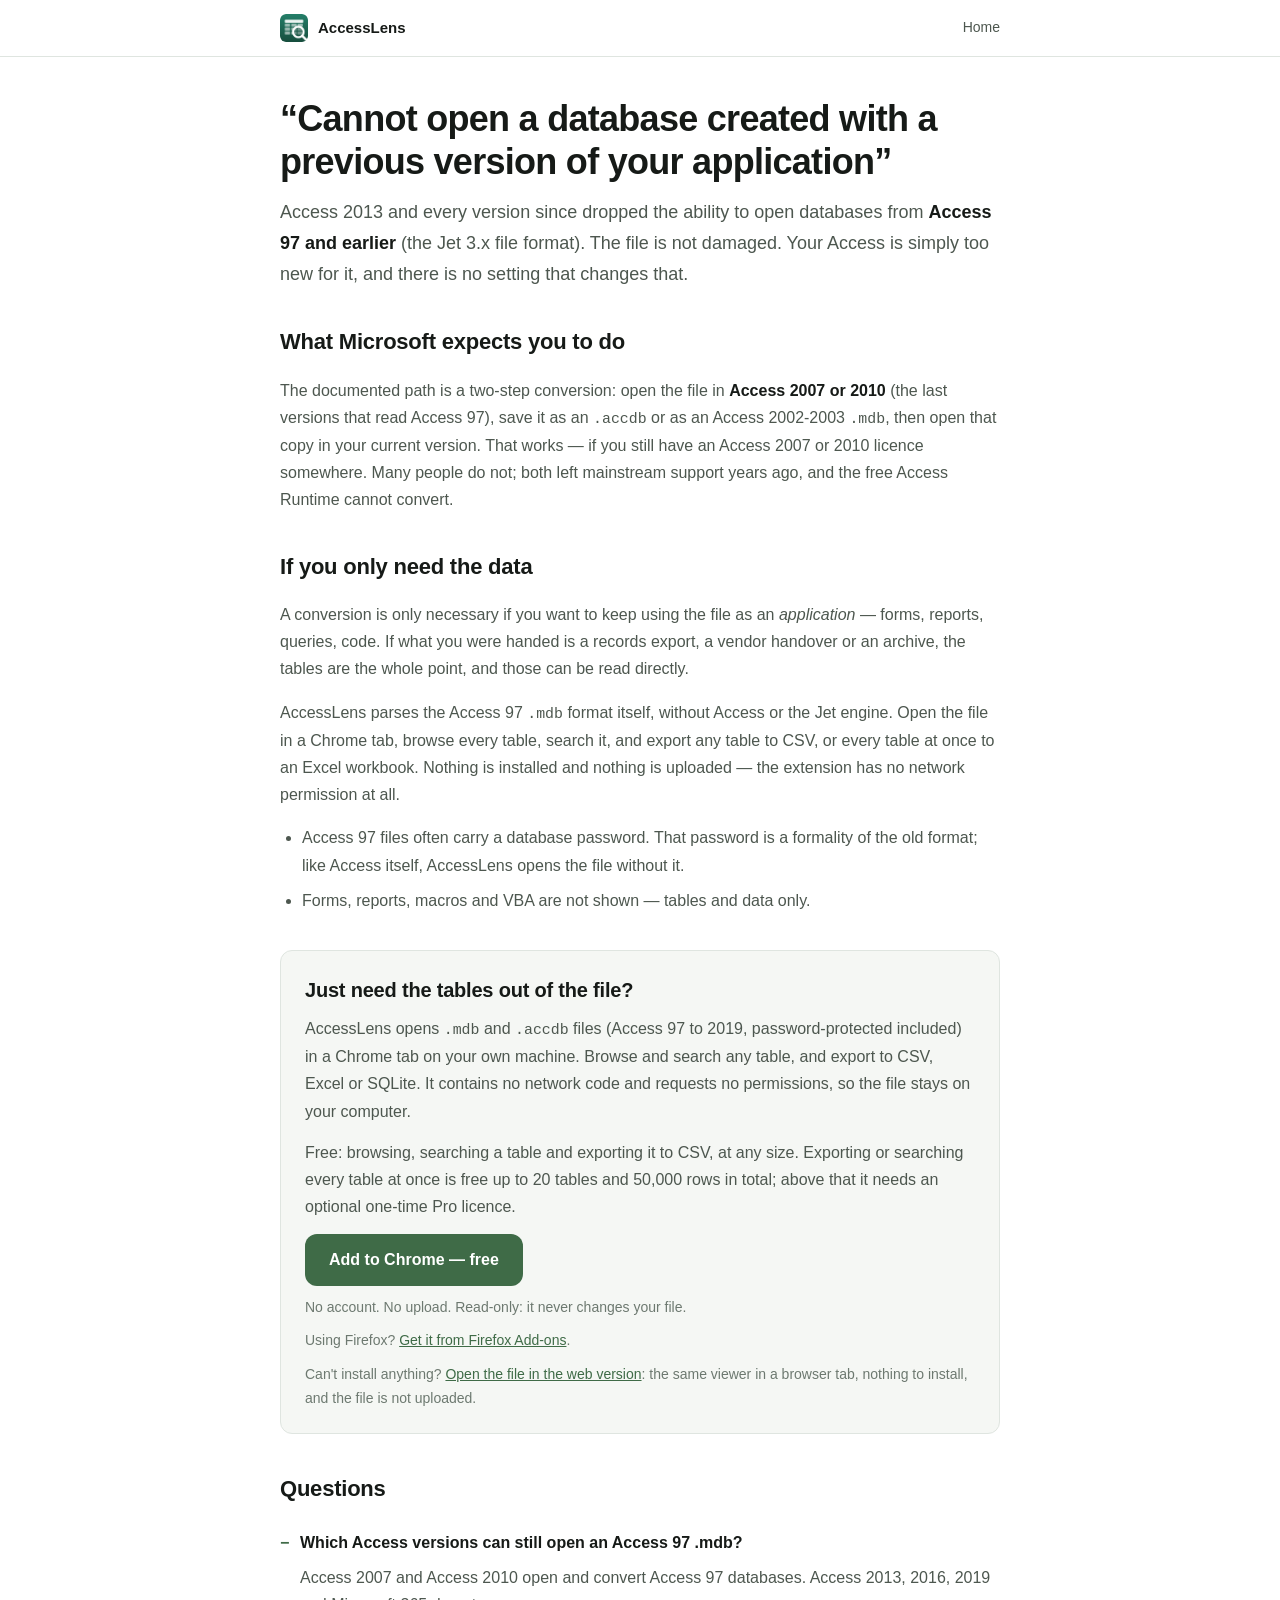
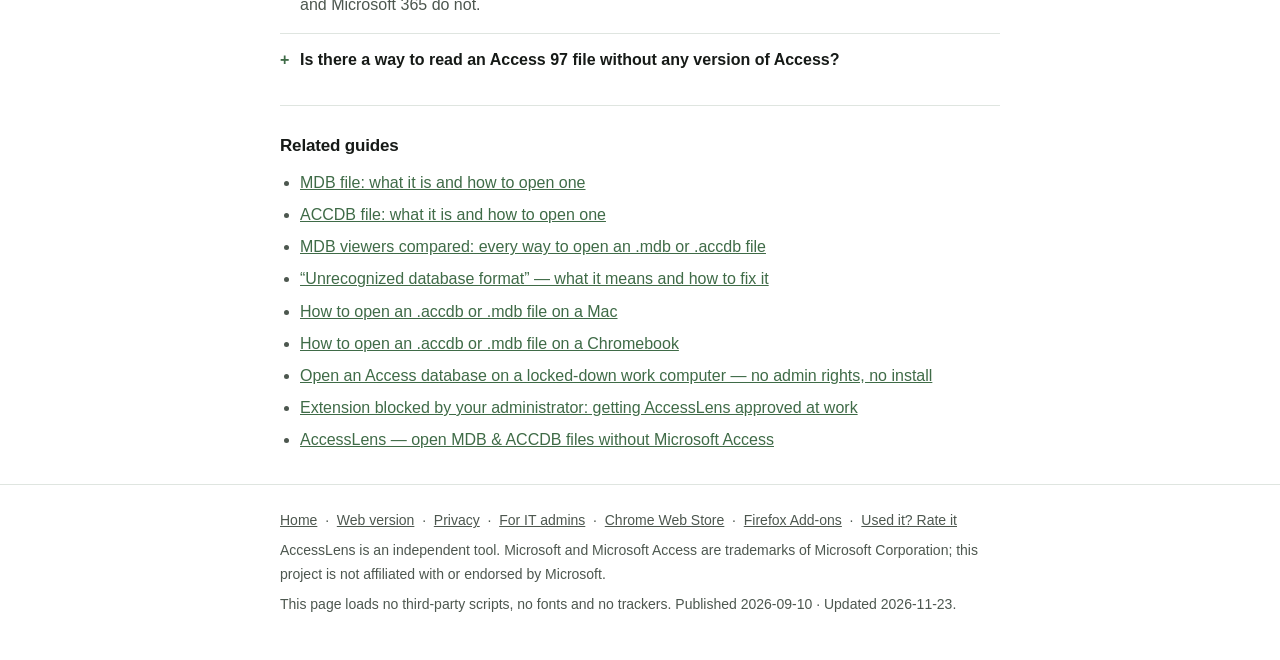
<file: accesslens/cannot-open-database-created-with-previous-version.html>
<!doctype html>
<html lang="en">
<head>
<meta charset="utf-8">
<meta name="viewport" content="width=device-width, initial-scale=1">
<title>&quot;Cannot open a database created with a previous version&quot; — fix</title>
<meta name="description" content="Access 2013 and later refuse Access 97 .mdb files with this message. What it means, how to convert, and how to read the tables without an old Access.">
<link rel="canonical" href="https://phakeoa.github.io/accesslens/cannot-open-database-created-with-previous-version.html">
<meta name="robots" content="index,follow">
<meta name="theme-color" content="#3f6b47">
<meta property="og:type" content="article">
<meta property="og:title" content="&quot;Cannot open a database created with a previous version&quot; — fix">
<meta property="og:description" content="Access 2013 and later refuse Access 97 .mdb files with this message. What it means, how to convert, and how to read the tables without an old Access.">
<meta property="og:url" content="https://phakeoa.github.io/accesslens/cannot-open-database-created-with-previous-version.html">
<meta property="og:image" content="https://phakeoa.github.io/accesslens/assets/screen1_browse.png">
<link rel="icon" type="image/png" href="assets/icon128.png">
<script type="application/ld+json">{"@context":"https://schema.org","@type":"TechArticle","headline":"“Cannot open a database created with a previous version of your application”","description":"Access 2013 and later refuse Access 97 .mdb files with this message. What it means, how to convert, and how to read the tables without an old Access.","url":"https://phakeoa.github.io/accesslens/cannot-open-database-created-with-previous-version.html","datePublished":"2026-09-10","dateModified":"2026-11-23","author":{"@type":"Person","name":"Phakeo Arounerangsy"},"about":{"@type":"SoftwareApplication","name":"AccessLens — Access Database Viewer","url":"https://phakeoa.github.io/accesslens/","applicationCategory":"UtilitiesApplication","operatingSystem":"Chrome"}}</script>
<script type="application/ld+json">{"@context":"https://schema.org","@type":"FAQPage","mainEntity":[{"@type":"Question","name":"Which Access versions can still open an Access 97 .mdb?","acceptedAnswer":{"@type":"Answer","text":"Access 2007 and Access 2010 open and convert Access 97 databases. Access 2013, 2016, 2019 and Microsoft 365 do not."}},{"@type":"Question","name":"Is there a way to read an Access 97 file without any version of Access?","acceptedAnswer":{"@type":"Answer","text":"Yes. Tools that parse the file format directly, rather than going through the Jet engine, are not bound by the version cut-off. AccessLens is one; it runs as a Chrome extension and reads Access 97 through 2019."}}]}</script>
<style>
:root{--bg:#ffffff;--bg-soft:#f5f7f4;--fg:#161a17;--fg-soft:#4d574f;--fg-faint:#6d7970;--line:#dfe5e0;--accent:#3f6b47;--accent-fg:#ffffff;--accent-soft:#eaf1eb;--radius:12px}
@media (prefers-color-scheme:dark){:root{--bg:#12150f;--bg-soft:#181c15;--fg:#eef2ea;--fg-soft:#b6c0b5;--fg-faint:#8d998c;--line:#2c3429;--accent:#8fc79a;--accent-fg:#10150f;--accent-soft:#1f2a20}}
*{box-sizing:border-box}html{-webkit-text-size-adjust:100%}
body{margin:0;background:var(--bg);color:var(--fg);font:16px/1.7 -apple-system,BlinkMacSystemFont,"Segoe UI",Roboto,Helvetica,Arial,sans-serif}
.wrap{max-width:760px;margin:0 auto;padding:0 20px}a{color:var(--accent)}code{font-size:.93em}
header.site{border-bottom:1px solid var(--line)}header.site .wrap{display:flex;align-items:center;gap:10px;padding:14px 20px}
header.site img{width:28px;height:28px;border-radius:6px}header.site b{font-size:15px}header.site .sp{flex:1}header.site a.top{font-size:14px;text-decoration:none;color:var(--fg-soft)}
article{padding:40px 0 20px}h1{font-size:clamp(26px,4.5vw,36px);line-height:1.2;letter-spacing:-.02em;margin:0 0 14px}
p.lede{font-size:18px;color:var(--fg-soft);margin:0 0 28px}h2{font-size:22px;margin:34px 0 10px;letter-spacing:-.01em}
p,li{color:var(--fg-soft)}ol,ul{padding-left:22px}li{margin:8px 0}li strong,p strong{color:var(--fg)}
.cta-box{background:var(--bg-soft);border:1px solid var(--line);border-radius:var(--radius);padding:22px 24px;margin:36px 0}
.cta-box h2{margin:0 0 8px;font-size:20px}.cta-box p{margin:0 0 14px}
.cta{display:inline-block;background:var(--accent);color:var(--accent-fg);text-decoration:none;font-weight:600;padding:12px 24px;border-radius:var(--radius)}
.cta-sub{display:block;margin-top:10px;font-size:14px;color:var(--fg-faint)}
details{border-bottom:1px solid var(--line);padding:12px 0}details:last-of-type{border-bottom:none}
summary{cursor:pointer;font-weight:600;list-style:none}summary::-webkit-details-marker{display:none}
summary::before{content:"+";display:inline-block;width:20px;color:var(--accent);font-weight:700}details[open] summary::before{content:"\2212"}
details p{margin:8px 0 2px 20px}
nav.more{border-top:1px solid var(--line);padding:26px 0}nav.more h2{font-size:17px;margin:0 0 8px}nav.more ul{margin:0;padding-left:20px}nav.more li{margin:5px 0}
footer.site{border-top:1px solid var(--line);padding:24px 0 40px;color:var(--fg-faint);font-size:14px}footer.site a{color:var(--fg-soft)}footer.site p{margin:0 0 6px}
blockquote{margin:14px 0;padding:12px 18px;border-left:3px solid var(--accent);background:var(--bg-soft);border-radius:0 var(--radius) var(--radius) 0}blockquote p{margin:0;color:var(--fg)}
.tablewrap{overflow-x:auto;margin:14px 0;border:1px solid var(--line);border-radius:var(--radius)}
table{width:100%;min-width:640px;border-collapse:collapse;font-size:14.5px;line-height:1.5}
th,td{padding:9px 12px;text-align:left;vertical-align:top;border-bottom:1px solid var(--line)}
tr:last-child td{border-bottom:none}th{background:var(--bg-soft);color:var(--fg);font-weight:600}td{color:var(--fg-soft)}td:first-child{color:var(--fg);font-weight:600}
th:first-child,td:first-child{position:sticky;left:0;z-index:1}th:first-child{background:var(--bg-soft)}td:first-child{background:var(--bg)}
p.note{font-size:14px;color:var(--fg-faint)}
</style>
</head>
<body>
<header class="site">
  <div class="wrap">
    <img src="assets/icon128.png" alt="">
    <b>AccessLens</b>
    <span class="sp"></span>
    <a class="top" href="./">Home</a>
  </div>
</header>
<main>
<div class="wrap">
<article>
  <h1>“Cannot open a database created with a previous version of your application”</h1>
  <p class="lede">Access 2013 and every version since dropped the ability to open databases from <strong>Access 97 and earlier</strong> (the Jet 3.x file format). The file is not damaged. Your Access is simply too new for it, and there is no setting that changes that.</p>
  <h2>What Microsoft expects you to do</h2>
<p>The documented path is a two-step conversion: open the file in <strong>Access 2007 or 2010</strong>
        (the last versions that read Access 97), save it as an <code>.accdb</code> or as an Access 2002-2003
        <code>.mdb</code>, then open that copy in your current version. That works — if you still have an
        Access 2007 or 2010 licence somewhere. Many people do not; both left mainstream support years ago,
        and the free Access Runtime cannot convert.</p>

  <h2>If you only need the data</h2>
<p>A conversion is only necessary if you want to keep using the file as an <em>application</em> — forms,
        reports, queries, code. If what you were handed is a records export, a vendor handover or an archive,
        the tables are the whole point, and those can be read directly.</p>
        <p>AccessLens parses the Access 97 <code>.mdb</code> format itself, without Access or the Jet engine.
        Open the file in a Chrome tab, browse every table, search it, and export any table to CSV, or every
        table at once to an Excel workbook.
        Nothing is installed and nothing is uploaded — the extension has no network permission at all.</p>
        <ul>
          <li>Access 97 files often carry a database password. That password is a formality of the old format; like Access itself, AccessLens opens the file without it.</li>
          <li>Forms, reports, macros and VBA are not shown — tables and data only.</li>
        </ul>

  <div class="cta-box">
    <h2>Just need the tables out of the file?</h2>
    <p>AccessLens opens <code>.mdb</code> and <code>.accdb</code> files (Access 97 to 2019, password-protected included) in a Chrome tab on your own machine. Browse and search any table, and export to CSV, Excel or SQLite. It contains no network code and requests no permissions, so the file stays on your computer.</p>
    <p>Free: browsing, searching a table and exporting it to CSV, at any size. Exporting or searching every table at once is free up to 20 tables and 50,000 rows in total; above that it needs an optional one-time Pro licence.</p>
    <a class="cta" href="https://chromewebstore.google.com/detail/ceilhkpcnofeomaibeldikllpgjolaml?utm_source=accesslens_site&amp;utm_medium=referral&amp;utm_campaign=cannot-open-database-created-with-previous-version&amp;utm_content=cta">Add to Chrome — free</a>
    <span class="cta-sub">No account. No upload. Read-only: it never changes your file.</span>
    <span class="cta-sub">Using Firefox? <a href="https://addons.mozilla.org/firefox/addon/accesslens/?utm_source=accesslens_site&amp;utm_medium=referral&amp;utm_campaign=cannot-open-database-created-with-previous-version&amp;utm_content=cta">Get it from Firefox Add-ons</a>.</span>
    <span class="cta-sub">Can't install anything? <a href="app/">Open the file in the web version</a>: the same viewer in a browser tab, nothing to install, and the file is not uploaded.</span>
  </div>

  <h2>Questions</h2>
  <details open>
    <summary>Which Access versions can still open an Access 97 .mdb?</summary>
    <p>Access 2007 and Access 2010 open and convert Access 97 databases. Access 2013, 2016, 2019 and Microsoft 365 do not.</p>
  </details>
  <details>
    <summary>Is there a way to read an Access 97 file without any version of Access?</summary>
    <p>Yes. Tools that parse the file format directly, rather than going through the Jet engine, are not bound by the version cut-off. AccessLens is one; it runs as a Chrome extension and reads Access 97 through 2019.</p>
  </details>
</article>

<nav class="more">
  <h2>Related guides</h2>
  <ul>
      <li><a href="how-to-open-mdb-file.html">MDB file: what it is and how to open one</a></li>
      <li><a href="how-to-open-accdb-file.html">ACCDB file: what it is and how to open one</a></li>
      <li><a href="mdb-viewer.html">MDB viewers compared: every way to open an .mdb or .accdb file</a></li>
      <li><a href="unrecognized-database-format.html">“Unrecognized database format” — what it means and how to fix it</a></li>
      <li><a href="open-accdb-on-mac.html">How to open an .accdb or .mdb file on a Mac</a></li>
      <li><a href="open-accdb-on-chromebook.html">How to open an .accdb or .mdb file on a Chromebook</a></li>
      <li><a href="open-access-database-without-admin-rights.html">Open an Access database on a locked-down work computer — no admin rights, no install</a></li>
      <li><a href="extension-blocked-by-administrator.html">Extension blocked by your administrator: getting AccessLens approved at work</a></li>
      <li><a href="./">AccessLens — open MDB &amp; ACCDB files without Microsoft Access</a></li>
  </ul>
</nav>
</div>
</main>
<footer class="site">
  <div class="wrap">
    <p><a href="./">Home</a> &nbsp;·&nbsp; <a href="app/">Web version</a> &nbsp;·&nbsp; <a href="privacy.html">Privacy</a> &nbsp;·&nbsp; <a href="extension-blocked-by-administrator.html">For IT admins</a> &nbsp;·&nbsp; <a href="https://chromewebstore.google.com/detail/ceilhkpcnofeomaibeldikllpgjolaml?utm_source=accesslens_site&amp;utm_medium=referral&amp;utm_campaign=cannot-open-database-created-with-previous-version&amp;utm_content=footer">Chrome Web Store</a> &nbsp;·&nbsp; <a href="https://addons.mozilla.org/firefox/addon/accesslens/?utm_source=accesslens_site&amp;utm_medium=referral&amp;utm_campaign=cannot-open-database-created-with-previous-version&amp;utm_content=footer">Firefox Add-ons</a> &nbsp;·&nbsp; <a href="https://chromewebstore.google.com/detail/ceilhkpcnofeomaibeldikllpgjolaml/reviews">Used it? Rate it</a></p>
    <p>AccessLens is an independent tool. Microsoft and Microsoft Access are trademarks of Microsoft Corporation; this project is not affiliated with or endorsed by Microsoft.</p>
    <p>This page loads no third-party scripts, no fonts and no trackers. Published 2026-09-10 · Updated 2026-11-23.</p>
  </div>
</footer>
</body>
</html>
</file>
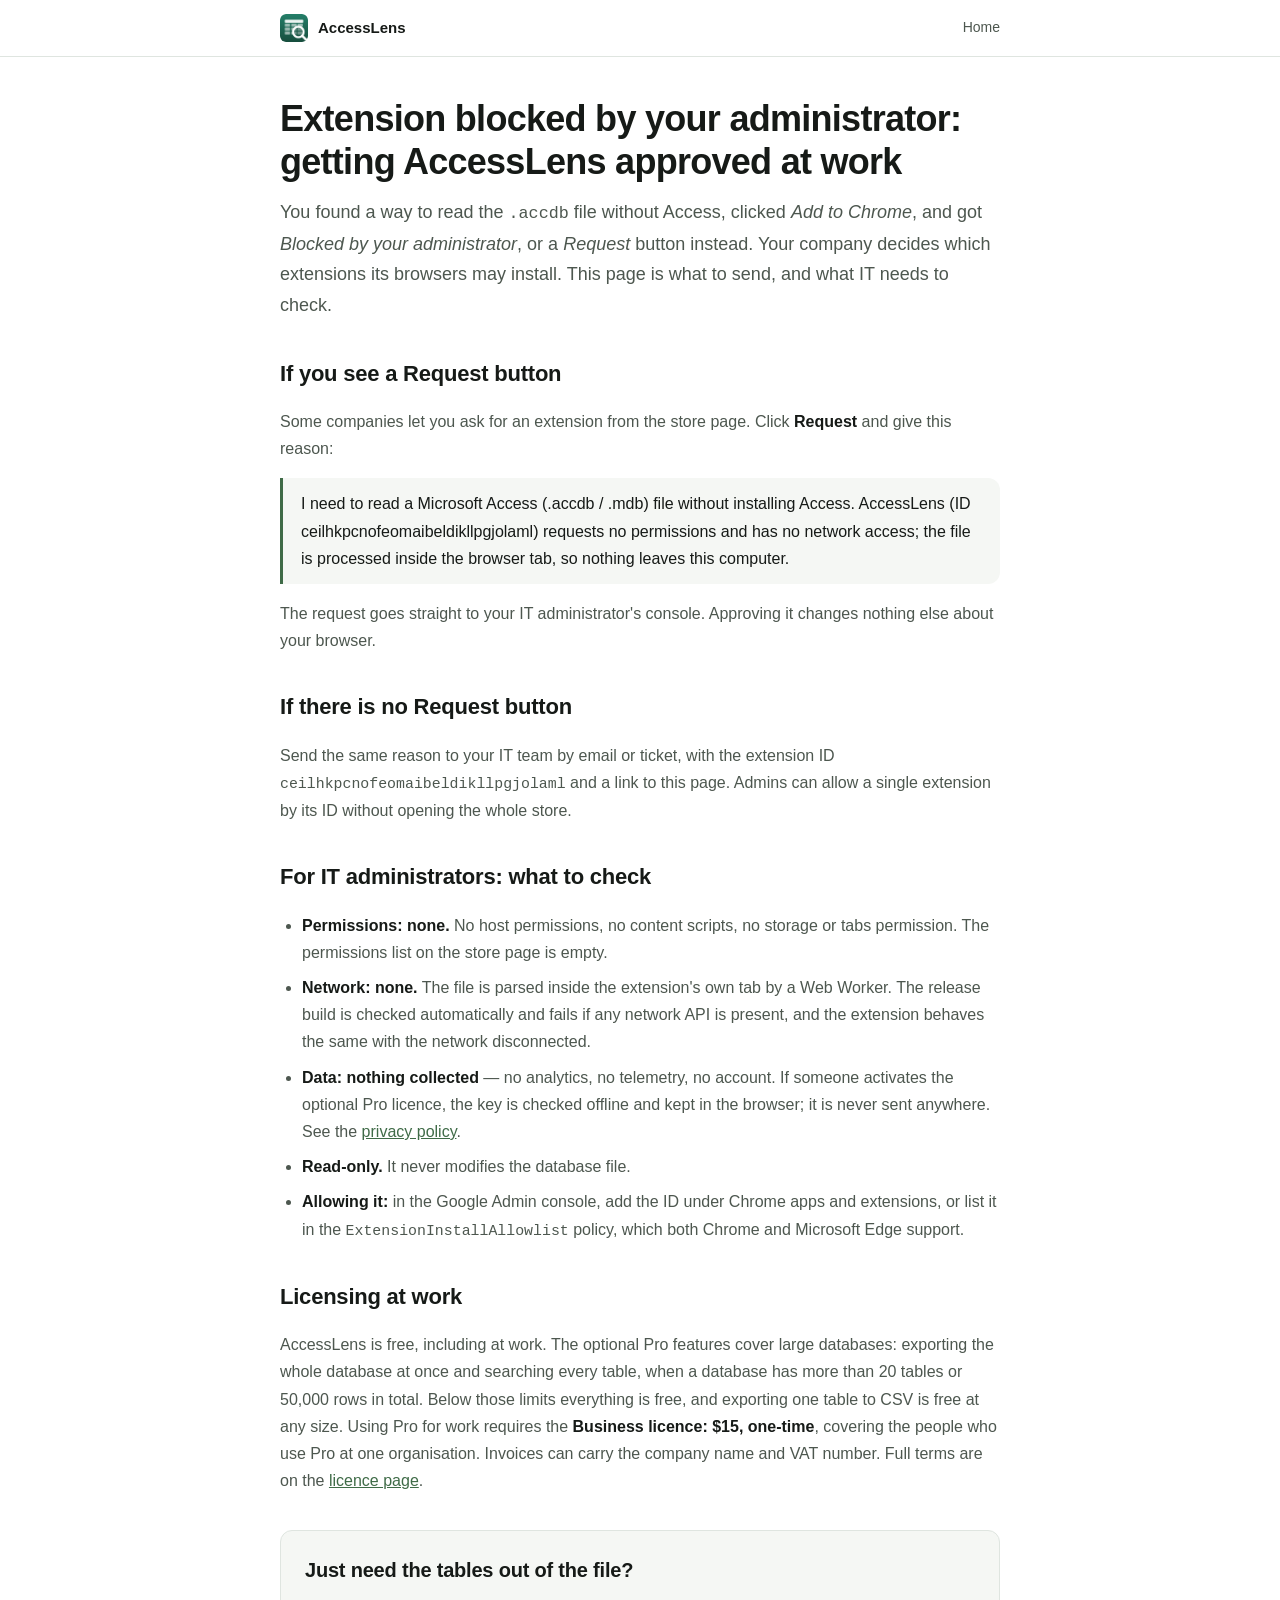
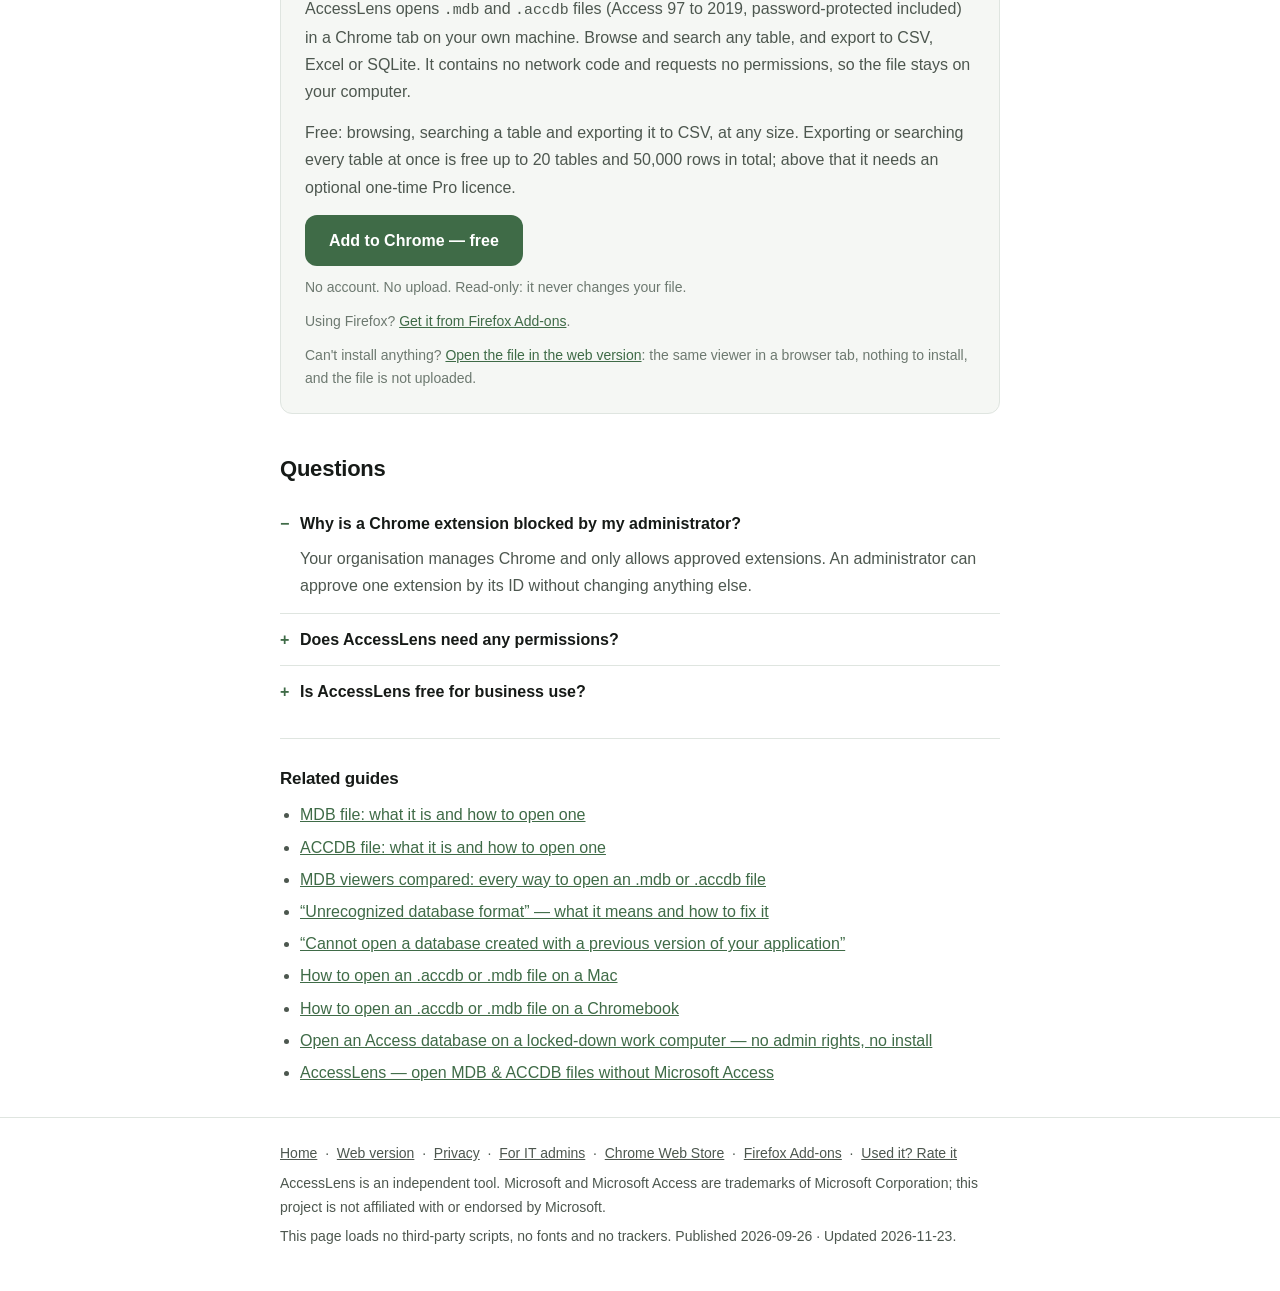
<file: accesslens/extension-blocked-by-administrator.html>
<!doctype html>
<html lang="en">
<head>
<meta charset="utf-8">
<meta name="viewport" content="width=device-width, initial-scale=1">
<title>Extension blocked at work? Getting AccessLens approved by IT</title>
<meta name="description" content="Chrome says an extension is blocked by your administrator? How to request AccessLens at work, what to tell IT, and how admins can allow it by its ID.">
<link rel="canonical" href="https://phakeoa.github.io/accesslens/extension-blocked-by-administrator.html">
<meta name="robots" content="index,follow">
<meta name="theme-color" content="#3f6b47">
<meta property="og:type" content="article">
<meta property="og:title" content="Extension blocked at work? Getting AccessLens approved by IT">
<meta property="og:description" content="Chrome says an extension is blocked by your administrator? How to request AccessLens at work, what to tell IT, and how admins can allow it by its ID.">
<meta property="og:url" content="https://phakeoa.github.io/accesslens/extension-blocked-by-administrator.html">
<meta property="og:image" content="https://phakeoa.github.io/accesslens/assets/screen1_browse.png">
<link rel="icon" type="image/png" href="assets/icon128.png">
<script type="application/ld+json">{"@context":"https://schema.org","@type":"TechArticle","headline":"Extension blocked by your administrator: getting AccessLens approved at work","description":"Chrome says an extension is blocked by your administrator? How to request AccessLens at work, what to tell IT, and how admins can allow it by its ID.","url":"https://phakeoa.github.io/accesslens/extension-blocked-by-administrator.html","datePublished":"2026-09-26","dateModified":"2026-11-23","author":{"@type":"Person","name":"Phakeo Arounerangsy"},"about":{"@type":"SoftwareApplication","name":"AccessLens — Access Database Viewer","url":"https://phakeoa.github.io/accesslens/","applicationCategory":"UtilitiesApplication","operatingSystem":"Chrome"}}</script>
<script type="application/ld+json">{"@context":"https://schema.org","@type":"FAQPage","mainEntity":[{"@type":"Question","name":"Why is a Chrome extension blocked by my administrator?","acceptedAnswer":{"@type":"Answer","text":"Your organisation manages Chrome and only allows approved extensions. An administrator can approve one extension by its ID without changing anything else."}},{"@type":"Question","name":"Does AccessLens need any permissions?","acceptedAnswer":{"@type":"Answer","text":"No. It declares no permissions, no host access and no content scripts, and it has no network access, so the database file never leaves the computer."}},{"@type":"Question","name":"Is AccessLens free for business use?","acceptedAnswer":{"@type":"Answer","text":"Yes. The free features are free for everyone, including at work. Only the optional Pro features need a paid licence: exporting the whole database at once and searching every table, on databases with more than 20 tables or 50,000 rows in total. Using Pro for work requires the Business licence ($15, one-time)."}}]}</script>
<style>
:root{--bg:#ffffff;--bg-soft:#f5f7f4;--fg:#161a17;--fg-soft:#4d574f;--fg-faint:#6d7970;--line:#dfe5e0;--accent:#3f6b47;--accent-fg:#ffffff;--accent-soft:#eaf1eb;--radius:12px}
@media (prefers-color-scheme:dark){:root{--bg:#12150f;--bg-soft:#181c15;--fg:#eef2ea;--fg-soft:#b6c0b5;--fg-faint:#8d998c;--line:#2c3429;--accent:#8fc79a;--accent-fg:#10150f;--accent-soft:#1f2a20}}
*{box-sizing:border-box}html{-webkit-text-size-adjust:100%}
body{margin:0;background:var(--bg);color:var(--fg);font:16px/1.7 -apple-system,BlinkMacSystemFont,"Segoe UI",Roboto,Helvetica,Arial,sans-serif}
.wrap{max-width:760px;margin:0 auto;padding:0 20px}a{color:var(--accent)}code{font-size:.93em}
header.site{border-bottom:1px solid var(--line)}header.site .wrap{display:flex;align-items:center;gap:10px;padding:14px 20px}
header.site img{width:28px;height:28px;border-radius:6px}header.site b{font-size:15px}header.site .sp{flex:1}header.site a.top{font-size:14px;text-decoration:none;color:var(--fg-soft)}
article{padding:40px 0 20px}h1{font-size:clamp(26px,4.5vw,36px);line-height:1.2;letter-spacing:-.02em;margin:0 0 14px}
p.lede{font-size:18px;color:var(--fg-soft);margin:0 0 28px}h2{font-size:22px;margin:34px 0 10px;letter-spacing:-.01em}
p,li{color:var(--fg-soft)}ol,ul{padding-left:22px}li{margin:8px 0}li strong,p strong{color:var(--fg)}
.cta-box{background:var(--bg-soft);border:1px solid var(--line);border-radius:var(--radius);padding:22px 24px;margin:36px 0}
.cta-box h2{margin:0 0 8px;font-size:20px}.cta-box p{margin:0 0 14px}
.cta{display:inline-block;background:var(--accent);color:var(--accent-fg);text-decoration:none;font-weight:600;padding:12px 24px;border-radius:var(--radius)}
.cta-sub{display:block;margin-top:10px;font-size:14px;color:var(--fg-faint)}
details{border-bottom:1px solid var(--line);padding:12px 0}details:last-of-type{border-bottom:none}
summary{cursor:pointer;font-weight:600;list-style:none}summary::-webkit-details-marker{display:none}
summary::before{content:"+";display:inline-block;width:20px;color:var(--accent);font-weight:700}details[open] summary::before{content:"\2212"}
details p{margin:8px 0 2px 20px}
nav.more{border-top:1px solid var(--line);padding:26px 0}nav.more h2{font-size:17px;margin:0 0 8px}nav.more ul{margin:0;padding-left:20px}nav.more li{margin:5px 0}
footer.site{border-top:1px solid var(--line);padding:24px 0 40px;color:var(--fg-faint);font-size:14px}footer.site a{color:var(--fg-soft)}footer.site p{margin:0 0 6px}
blockquote{margin:14px 0;padding:12px 18px;border-left:3px solid var(--accent);background:var(--bg-soft);border-radius:0 var(--radius) var(--radius) 0}blockquote p{margin:0;color:var(--fg)}
.tablewrap{overflow-x:auto;margin:14px 0;border:1px solid var(--line);border-radius:var(--radius)}
table{width:100%;min-width:640px;border-collapse:collapse;font-size:14.5px;line-height:1.5}
th,td{padding:9px 12px;text-align:left;vertical-align:top;border-bottom:1px solid var(--line)}
tr:last-child td{border-bottom:none}th{background:var(--bg-soft);color:var(--fg);font-weight:600}td{color:var(--fg-soft)}td:first-child{color:var(--fg);font-weight:600}
th:first-child,td:first-child{position:sticky;left:0;z-index:1}th:first-child{background:var(--bg-soft)}td:first-child{background:var(--bg)}
p.note{font-size:14px;color:var(--fg-faint)}
</style>
</head>
<body>
<header class="site">
  <div class="wrap">
    <img src="assets/icon128.png" alt="">
    <b>AccessLens</b>
    <span class="sp"></span>
    <a class="top" href="./">Home</a>
  </div>
</header>
<main>
<div class="wrap">
<article>
  <h1>Extension blocked by your administrator: getting AccessLens approved at work</h1>
  <p class="lede">You found a way to read the <code>.accdb</code> file without Access, clicked <em>Add to Chrome</em>, and got <em>Blocked by your administrator</em>, or a <em>Request</em> button instead. Your company decides which extensions its browsers may install. This page is what to send, and what IT needs to check.</p>
  <h2>If you see a Request button</h2>
<p>Some companies let you ask for an extension from the store page. Click <strong>Request</strong>
        and give this reason:</p>
        <blockquote><p>I need to read a Microsoft Access (.accdb / .mdb) file without installing Access.
        AccessLens (ID ceilhkpcnofeomaibeldikllpgjolaml) requests no permissions and has no network
        access; the file is processed inside the browser tab, so nothing leaves this computer.</p></blockquote>
        <p>The request goes straight to your IT administrator's console. Approving it changes nothing
        else about your browser.</p>

  <h2>If there is no Request button</h2>
<p>Send the same reason to your IT team by email or ticket, with the extension ID
        <code>ceilhkpcnofeomaibeldikllpgjolaml</code> and a link to this page. Admins can allow a single
        extension by its ID without opening the whole store.</p>

  <h2>For IT administrators: what to check</h2>
<ul>
          <li><strong>Permissions: none.</strong> No host permissions, no content scripts, no storage or
          tabs permission. The permissions list on the store page is empty.</li>
          <li><strong>Network: none.</strong> The file is parsed inside the extension's own tab by a
          Web Worker. The release build is checked automatically and fails if any network API is present,
          and the extension behaves the same with the network disconnected.</li>
          <li><strong>Data: nothing collected</strong> — no analytics, no telemetry, no account. If someone
          activates the optional Pro licence, the key is checked offline and kept in the browser; it is
          never sent anywhere. See the <a href="privacy.html">privacy policy</a>.</li>
          <li><strong>Read-only.</strong> It never modifies the database file.</li>
          <li><strong>Allowing it:</strong> in the Google Admin console, add the ID under Chrome apps and
          extensions, or list it in the <code>ExtensionInstallAllowlist</code> policy, which both Chrome
          and Microsoft Edge support.</li>
        </ul>

  <h2>Licensing at work</h2>
<p>AccessLens is free, including at work. The optional Pro features cover large databases:
        exporting the whole database at once and searching every table, when a database has more than
        20 tables or 50,000 rows in total. Below those limits everything is free, and exporting one table
        to CSV is free at any size. Using Pro for
        work requires the <strong>Business licence: $15, one-time</strong>, covering the people who use
        Pro at one organisation. Invoices can carry the company name and VAT number. Full terms are on
        the <a href="https://payhip.com/b/U60Cu">licence page</a>.</p>

  <div class="cta-box">
    <h2>Just need the tables out of the file?</h2>
    <p>AccessLens opens <code>.mdb</code> and <code>.accdb</code> files (Access 97 to 2019, password-protected included) in a Chrome tab on your own machine. Browse and search any table, and export to CSV, Excel or SQLite. It contains no network code and requests no permissions, so the file stays on your computer.</p>
    <p>Free: browsing, searching a table and exporting it to CSV, at any size. Exporting or searching every table at once is free up to 20 tables and 50,000 rows in total; above that it needs an optional one-time Pro licence.</p>
    <a class="cta" href="https://chromewebstore.google.com/detail/ceilhkpcnofeomaibeldikllpgjolaml?utm_source=accesslens_site&amp;utm_medium=referral&amp;utm_campaign=extension-blocked-by-administrator&amp;utm_content=cta">Add to Chrome — free</a>
    <span class="cta-sub">No account. No upload. Read-only: it never changes your file.</span>
    <span class="cta-sub">Using Firefox? <a href="https://addons.mozilla.org/firefox/addon/accesslens/?utm_source=accesslens_site&amp;utm_medium=referral&amp;utm_campaign=extension-blocked-by-administrator&amp;utm_content=cta">Get it from Firefox Add-ons</a>.</span>
    <span class="cta-sub">Can't install anything? <a href="app/">Open the file in the web version</a>: the same viewer in a browser tab, nothing to install, and the file is not uploaded.</span>
  </div>

  <h2>Questions</h2>
  <details open>
    <summary>Why is a Chrome extension blocked by my administrator?</summary>
    <p>Your organisation manages Chrome and only allows approved extensions. An administrator can approve one extension by its ID without changing anything else.</p>
  </details>
  <details>
    <summary>Does AccessLens need any permissions?</summary>
    <p>No. It declares no permissions, no host access and no content scripts, and it has no network access, so the database file never leaves the computer.</p>
  </details>
  <details>
    <summary>Is AccessLens free for business use?</summary>
    <p>Yes. The free features are free for everyone, including at work. Only the optional Pro features need a paid licence: exporting the whole database at once and searching every table, on databases with more than 20 tables or 50,000 rows in total. Using Pro for work requires the Business licence ($15, one-time).</p>
  </details>
</article>

<nav class="more">
  <h2>Related guides</h2>
  <ul>
      <li><a href="how-to-open-mdb-file.html">MDB file: what it is and how to open one</a></li>
      <li><a href="how-to-open-accdb-file.html">ACCDB file: what it is and how to open one</a></li>
      <li><a href="mdb-viewer.html">MDB viewers compared: every way to open an .mdb or .accdb file</a></li>
      <li><a href="unrecognized-database-format.html">“Unrecognized database format” — what it means and how to fix it</a></li>
      <li><a href="cannot-open-database-created-with-previous-version.html">“Cannot open a database created with a previous version of your application”</a></li>
      <li><a href="open-accdb-on-mac.html">How to open an .accdb or .mdb file on a Mac</a></li>
      <li><a href="open-accdb-on-chromebook.html">How to open an .accdb or .mdb file on a Chromebook</a></li>
      <li><a href="open-access-database-without-admin-rights.html">Open an Access database on a locked-down work computer — no admin rights, no install</a></li>
      <li><a href="./">AccessLens — open MDB &amp; ACCDB files without Microsoft Access</a></li>
  </ul>
</nav>
</div>
</main>
<footer class="site">
  <div class="wrap">
    <p><a href="./">Home</a> &nbsp;·&nbsp; <a href="app/">Web version</a> &nbsp;·&nbsp; <a href="privacy.html">Privacy</a> &nbsp;·&nbsp; <a href="extension-blocked-by-administrator.html">For IT admins</a> &nbsp;·&nbsp; <a href="https://chromewebstore.google.com/detail/ceilhkpcnofeomaibeldikllpgjolaml?utm_source=accesslens_site&amp;utm_medium=referral&amp;utm_campaign=extension-blocked-by-administrator&amp;utm_content=footer">Chrome Web Store</a> &nbsp;·&nbsp; <a href="https://addons.mozilla.org/firefox/addon/accesslens/?utm_source=accesslens_site&amp;utm_medium=referral&amp;utm_campaign=extension-blocked-by-administrator&amp;utm_content=footer">Firefox Add-ons</a> &nbsp;·&nbsp; <a href="https://chromewebstore.google.com/detail/ceilhkpcnofeomaibeldikllpgjolaml/reviews">Used it? Rate it</a></p>
    <p>AccessLens is an independent tool. Microsoft and Microsoft Access are trademarks of Microsoft Corporation; this project is not affiliated with or endorsed by Microsoft.</p>
    <p>This page loads no third-party scripts, no fonts and no trackers. Published 2026-09-26 · Updated 2026-11-23.</p>
  </div>
</footer>
</body>
</html>
</file>
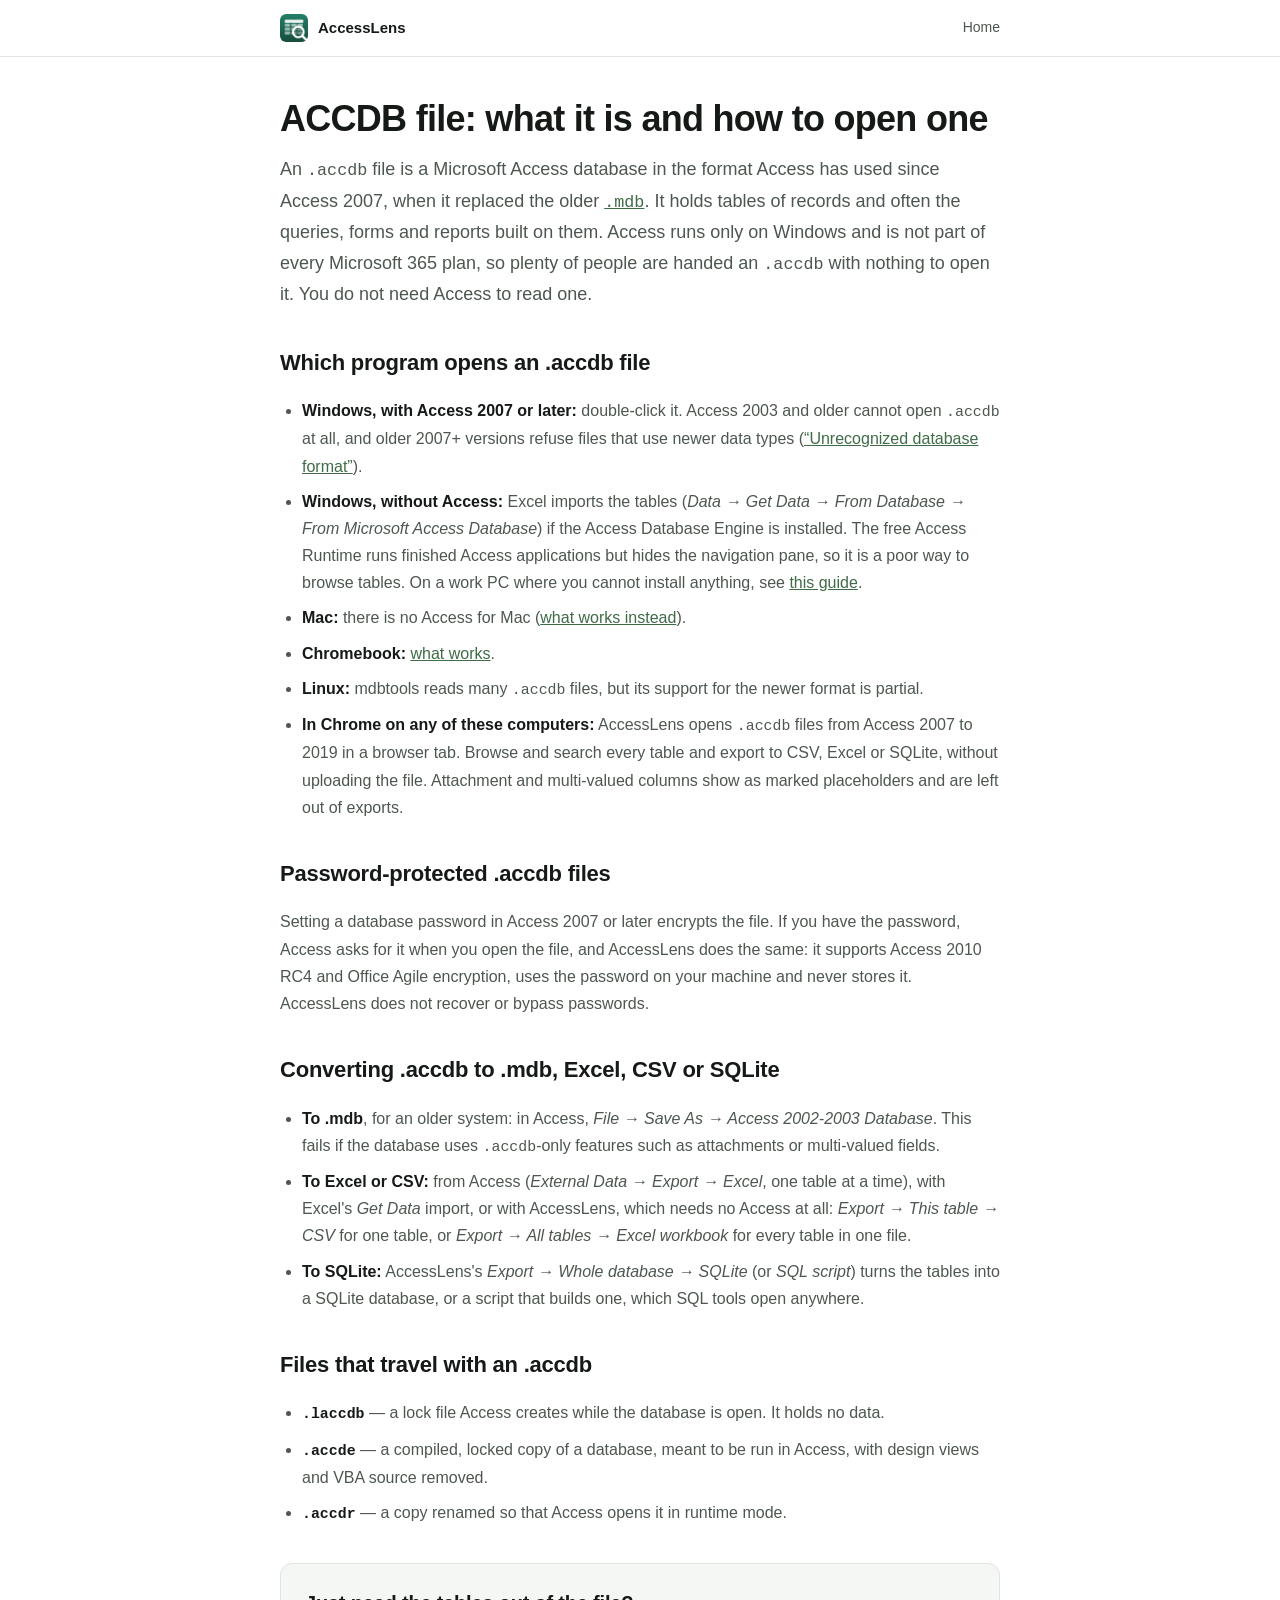
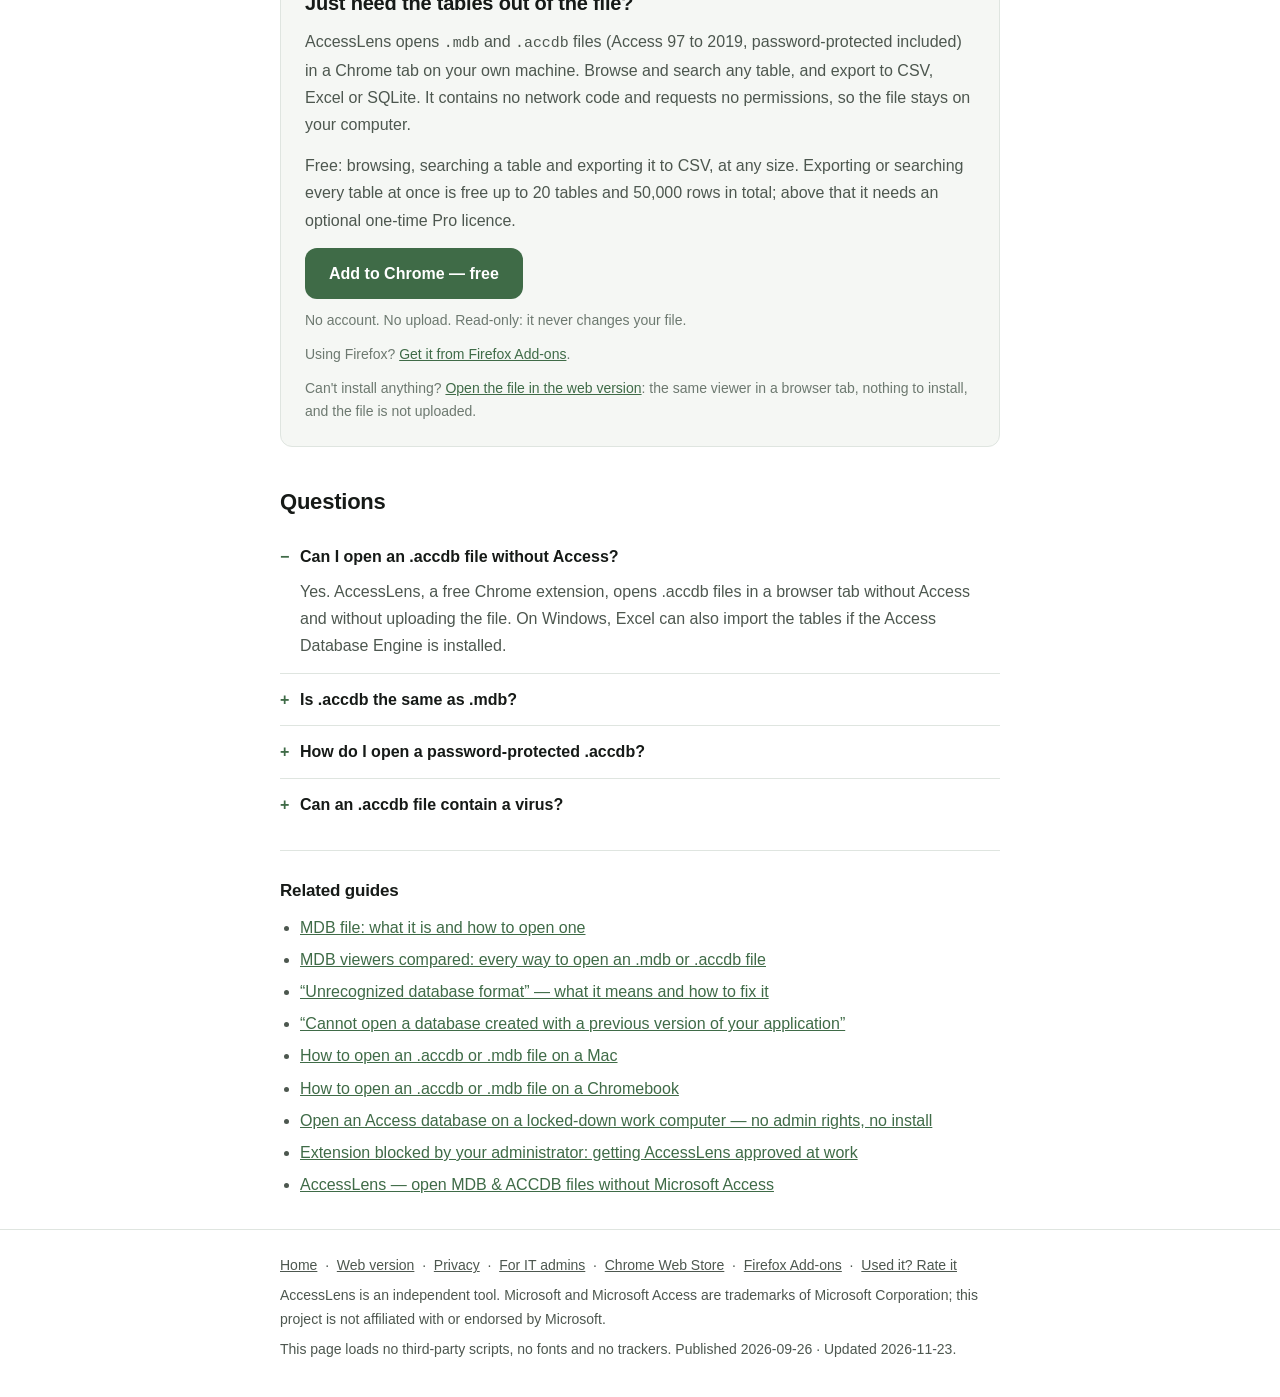
<file: accesslens/how-to-open-accdb-file.html>
<!doctype html>
<html lang="en">
<head>
<meta charset="utf-8">
<meta name="viewport" content="width=device-width, initial-scale=1">
<title>ACCDB file: what it is and how to open one (no Access needed)</title>
<meta name="description" content="An .accdb file is a Microsoft Access 2007+ database. How to open one with or without Access, on Windows, Mac or Chromebook, password-protected files included.">
<link rel="canonical" href="https://phakeoa.github.io/accesslens/how-to-open-accdb-file.html">
<meta name="robots" content="index,follow">
<meta name="theme-color" content="#3f6b47">
<meta property="og:type" content="article">
<meta property="og:title" content="ACCDB file: what it is and how to open one (no Access needed)">
<meta property="og:description" content="An .accdb file is a Microsoft Access 2007+ database. How to open one with or without Access, on Windows, Mac or Chromebook, password-protected files included.">
<meta property="og:url" content="https://phakeoa.github.io/accesslens/how-to-open-accdb-file.html">
<meta property="og:image" content="https://phakeoa.github.io/accesslens/assets/screen1_browse.png">
<link rel="icon" type="image/png" href="assets/icon128.png">
<script type="application/ld+json">{"@context":"https://schema.org","@type":"TechArticle","headline":"ACCDB file: what it is and how to open one","description":"An .accdb file is a Microsoft Access 2007+ database. How to open one with or without Access, on Windows, Mac or Chromebook, password-protected files included.","url":"https://phakeoa.github.io/accesslens/how-to-open-accdb-file.html","datePublished":"2026-09-26","dateModified":"2026-11-23","author":{"@type":"Person","name":"Phakeo Arounerangsy"},"about":{"@type":"SoftwareApplication","name":"AccessLens — Access Database Viewer","url":"https://phakeoa.github.io/accesslens/","applicationCategory":"UtilitiesApplication","operatingSystem":"Chrome"}}</script>
<script type="application/ld+json">{"@context":"https://schema.org","@type":"FAQPage","mainEntity":[{"@type":"Question","name":"Can I open an .accdb file without Access?","acceptedAnswer":{"@type":"Answer","text":"Yes. AccessLens, a free Chrome extension, opens .accdb files in a browser tab without Access and without uploading the file. On Windows, Excel can also import the tables if the Access Database Engine is installed."}},{"@type":"Question","name":"Is .accdb the same as .mdb?","acceptedAnswer":{"@type":"Answer","text":"No. .accdb is the Access 2007 and later format; .mdb is the format of Access 2003 and earlier. Access 2007 and later open both, but Access 2003 and earlier cannot open .accdb files."}},{"@type":"Question","name":"How do I open a password-protected .accdb?","acceptedAnswer":{"@type":"Answer","text":"Enter the password when Access or AccessLens asks for it. The file is encrypted, so the password is needed to read it; AccessLens uses it locally and never stores it."}},{"@type":"Question","name":"Can an .accdb file contain a virus?","acceptedAnswer":{"@type":"Answer","text":"It can contain macros and VBA code, which Access runs only if you enable content. A viewer that only reads the tables, such as AccessLens, never runs anything inside the file."}}]}</script>
<style>
:root{--bg:#ffffff;--bg-soft:#f5f7f4;--fg:#161a17;--fg-soft:#4d574f;--fg-faint:#6d7970;--line:#dfe5e0;--accent:#3f6b47;--accent-fg:#ffffff;--accent-soft:#eaf1eb;--radius:12px}
@media (prefers-color-scheme:dark){:root{--bg:#12150f;--bg-soft:#181c15;--fg:#eef2ea;--fg-soft:#b6c0b5;--fg-faint:#8d998c;--line:#2c3429;--accent:#8fc79a;--accent-fg:#10150f;--accent-soft:#1f2a20}}
*{box-sizing:border-box}html{-webkit-text-size-adjust:100%}
body{margin:0;background:var(--bg);color:var(--fg);font:16px/1.7 -apple-system,BlinkMacSystemFont,"Segoe UI",Roboto,Helvetica,Arial,sans-serif}
.wrap{max-width:760px;margin:0 auto;padding:0 20px}a{color:var(--accent)}code{font-size:.93em}
header.site{border-bottom:1px solid var(--line)}header.site .wrap{display:flex;align-items:center;gap:10px;padding:14px 20px}
header.site img{width:28px;height:28px;border-radius:6px}header.site b{font-size:15px}header.site .sp{flex:1}header.site a.top{font-size:14px;text-decoration:none;color:var(--fg-soft)}
article{padding:40px 0 20px}h1{font-size:clamp(26px,4.5vw,36px);line-height:1.2;letter-spacing:-.02em;margin:0 0 14px}
p.lede{font-size:18px;color:var(--fg-soft);margin:0 0 28px}h2{font-size:22px;margin:34px 0 10px;letter-spacing:-.01em}
p,li{color:var(--fg-soft)}ol,ul{padding-left:22px}li{margin:8px 0}li strong,p strong{color:var(--fg)}
.cta-box{background:var(--bg-soft);border:1px solid var(--line);border-radius:var(--radius);padding:22px 24px;margin:36px 0}
.cta-box h2{margin:0 0 8px;font-size:20px}.cta-box p{margin:0 0 14px}
.cta{display:inline-block;background:var(--accent);color:var(--accent-fg);text-decoration:none;font-weight:600;padding:12px 24px;border-radius:var(--radius)}
.cta-sub{display:block;margin-top:10px;font-size:14px;color:var(--fg-faint)}
details{border-bottom:1px solid var(--line);padding:12px 0}details:last-of-type{border-bottom:none}
summary{cursor:pointer;font-weight:600;list-style:none}summary::-webkit-details-marker{display:none}
summary::before{content:"+";display:inline-block;width:20px;color:var(--accent);font-weight:700}details[open] summary::before{content:"\2212"}
details p{margin:8px 0 2px 20px}
nav.more{border-top:1px solid var(--line);padding:26px 0}nav.more h2{font-size:17px;margin:0 0 8px}nav.more ul{margin:0;padding-left:20px}nav.more li{margin:5px 0}
footer.site{border-top:1px solid var(--line);padding:24px 0 40px;color:var(--fg-faint);font-size:14px}footer.site a{color:var(--fg-soft)}footer.site p{margin:0 0 6px}
blockquote{margin:14px 0;padding:12px 18px;border-left:3px solid var(--accent);background:var(--bg-soft);border-radius:0 var(--radius) var(--radius) 0}blockquote p{margin:0;color:var(--fg)}
.tablewrap{overflow-x:auto;margin:14px 0;border:1px solid var(--line);border-radius:var(--radius)}
table{width:100%;min-width:640px;border-collapse:collapse;font-size:14.5px;line-height:1.5}
th,td{padding:9px 12px;text-align:left;vertical-align:top;border-bottom:1px solid var(--line)}
tr:last-child td{border-bottom:none}th{background:var(--bg-soft);color:var(--fg);font-weight:600}td{color:var(--fg-soft)}td:first-child{color:var(--fg);font-weight:600}
th:first-child,td:first-child{position:sticky;left:0;z-index:1}th:first-child{background:var(--bg-soft)}td:first-child{background:var(--bg)}
p.note{font-size:14px;color:var(--fg-faint)}
</style>
</head>
<body>
<header class="site">
  <div class="wrap">
    <img src="assets/icon128.png" alt="">
    <b>AccessLens</b>
    <span class="sp"></span>
    <a class="top" href="./">Home</a>
  </div>
</header>
<main>
<div class="wrap">
<article>
  <h1>ACCDB file: what it is and how to open one</h1>
  <p class="lede">An <code>.accdb</code> file is a Microsoft Access database in the format Access has used since Access 2007, when it replaced the older <a href="how-to-open-mdb-file.html"><code>.mdb</code></a>. It holds tables of records and often the queries, forms and reports built on them. Access runs only on Windows and is not part of every Microsoft 365 plan, so plenty of people are handed an <code>.accdb</code> with nothing to open it. You do not need Access to read one.</p>
  <h2>Which program opens an .accdb file</h2>
<ul>
          <li><strong>Windows, with Access 2007 or later:</strong> double-click it. Access 2003 and older cannot open <code>.accdb</code> at all, and older 2007+ versions refuse files that use newer data types (<a href="unrecognized-database-format.html">“Unrecognized database format”</a>).</li>
          <li><strong>Windows, without Access:</strong> Excel imports the tables (<em>Data → Get Data → From Database → From Microsoft Access Database</em>) if the Access Database Engine is installed. The free Access Runtime runs finished Access applications but hides the navigation pane, so it is a poor way to browse tables. On a work PC where you cannot install anything, see <a href="open-access-database-without-admin-rights.html">this guide</a>.</li>
          <li><strong>Mac:</strong> there is no Access for Mac (<a href="open-accdb-on-mac.html">what works instead</a>).</li>
          <li><strong>Chromebook:</strong> <a href="open-accdb-on-chromebook.html">what works</a>.</li>
          <li><strong>Linux:</strong> mdbtools reads many <code>.accdb</code> files, but its support for the newer format is partial.</li>
          <li><strong>In Chrome on any of these computers:</strong> AccessLens opens <code>.accdb</code> files from Access 2007 to 2019 in a browser tab. Browse and search every table and export to CSV, Excel or SQLite, without uploading the file. Attachment and multi-valued columns show as marked placeholders and are left out of exports.</li>
        </ul>

  <h2>Password-protected .accdb files</h2>
<p>Setting a database password in Access 2007 or later encrypts the file. If you have the password,
        Access asks for it when you open the file, and AccessLens does the same: it supports Access 2010
        RC4 and Office Agile encryption, uses the password on your machine and never stores it. AccessLens
        does not recover or bypass passwords.</p>

  <h2>Converting .accdb to .mdb, Excel, CSV or SQLite</h2>
<ul>
          <li><strong>To .mdb</strong>, for an older system: in Access, <em>File → Save As → Access 2002-2003 Database</em>. This fails if the database uses <code>.accdb</code>-only features such as attachments or multi-valued fields.</li>
          <li><strong>To Excel or CSV:</strong> from Access (<em>External Data → Export → Excel</em>, one table at a time), with Excel's <em>Get Data</em> import, or with AccessLens, which needs no Access at all: <em>Export → This table → CSV</em> for one table, or <em>Export → All tables → Excel workbook</em> for every table in one file.</li>
          <li><strong>To SQLite:</strong> AccessLens's <em>Export → Whole database → SQLite</em> (or <em>SQL script</em>) turns the tables into a SQLite database, or a script that builds one, which SQL tools open anywhere.</li>
        </ul>

  <h2>Files that travel with an .accdb</h2>
<ul>
          <li><strong><code>.laccdb</code></strong> — a lock file Access creates while the database is open. It holds no data.</li>
          <li><strong><code>.accde</code></strong> — a compiled, locked copy of a database, meant to be run in Access, with design views and VBA source removed.</li>
          <li><strong><code>.accdr</code></strong> — a copy renamed so that Access opens it in runtime mode.</li>
        </ul>

  <div class="cta-box">
    <h2>Just need the tables out of the file?</h2>
    <p>AccessLens opens <code>.mdb</code> and <code>.accdb</code> files (Access 97 to 2019, password-protected included) in a Chrome tab on your own machine. Browse and search any table, and export to CSV, Excel or SQLite. It contains no network code and requests no permissions, so the file stays on your computer.</p>
    <p>Free: browsing, searching a table and exporting it to CSV, at any size. Exporting or searching every table at once is free up to 20 tables and 50,000 rows in total; above that it needs an optional one-time Pro licence.</p>
    <a class="cta" href="https://chromewebstore.google.com/detail/ceilhkpcnofeomaibeldikllpgjolaml?utm_source=accesslens_site&amp;utm_medium=referral&amp;utm_campaign=how-to-open-accdb-file&amp;utm_content=cta">Add to Chrome — free</a>
    <span class="cta-sub">No account. No upload. Read-only: it never changes your file.</span>
    <span class="cta-sub">Using Firefox? <a href="https://addons.mozilla.org/firefox/addon/accesslens/?utm_source=accesslens_site&amp;utm_medium=referral&amp;utm_campaign=how-to-open-accdb-file&amp;utm_content=cta">Get it from Firefox Add-ons</a>.</span>
    <span class="cta-sub">Can't install anything? <a href="app/">Open the file in the web version</a>: the same viewer in a browser tab, nothing to install, and the file is not uploaded.</span>
  </div>

  <h2>Questions</h2>
  <details open>
    <summary>Can I open an .accdb file without Access?</summary>
    <p>Yes. AccessLens, a free Chrome extension, opens .accdb files in a browser tab without Access and without uploading the file. On Windows, Excel can also import the tables if the Access Database Engine is installed.</p>
  </details>
  <details>
    <summary>Is .accdb the same as .mdb?</summary>
    <p>No. .accdb is the Access 2007 and later format; .mdb is the format of Access 2003 and earlier. Access 2007 and later open both, but Access 2003 and earlier cannot open .accdb files.</p>
  </details>
  <details>
    <summary>How do I open a password-protected .accdb?</summary>
    <p>Enter the password when Access or AccessLens asks for it. The file is encrypted, so the password is needed to read it; AccessLens uses it locally and never stores it.</p>
  </details>
  <details>
    <summary>Can an .accdb file contain a virus?</summary>
    <p>It can contain macros and VBA code, which Access runs only if you enable content. A viewer that only reads the tables, such as AccessLens, never runs anything inside the file.</p>
  </details>
</article>

<nav class="more">
  <h2>Related guides</h2>
  <ul>
      <li><a href="how-to-open-mdb-file.html">MDB file: what it is and how to open one</a></li>
      <li><a href="mdb-viewer.html">MDB viewers compared: every way to open an .mdb or .accdb file</a></li>
      <li><a href="unrecognized-database-format.html">“Unrecognized database format” — what it means and how to fix it</a></li>
      <li><a href="cannot-open-database-created-with-previous-version.html">“Cannot open a database created with a previous version of your application”</a></li>
      <li><a href="open-accdb-on-mac.html">How to open an .accdb or .mdb file on a Mac</a></li>
      <li><a href="open-accdb-on-chromebook.html">How to open an .accdb or .mdb file on a Chromebook</a></li>
      <li><a href="open-access-database-without-admin-rights.html">Open an Access database on a locked-down work computer — no admin rights, no install</a></li>
      <li><a href="extension-blocked-by-administrator.html">Extension blocked by your administrator: getting AccessLens approved at work</a></li>
      <li><a href="./">AccessLens — open MDB &amp; ACCDB files without Microsoft Access</a></li>
  </ul>
</nav>
</div>
</main>
<footer class="site">
  <div class="wrap">
    <p><a href="./">Home</a> &nbsp;·&nbsp; <a href="app/">Web version</a> &nbsp;·&nbsp; <a href="privacy.html">Privacy</a> &nbsp;·&nbsp; <a href="extension-blocked-by-administrator.html">For IT admins</a> &nbsp;·&nbsp; <a href="https://chromewebstore.google.com/detail/ceilhkpcnofeomaibeldikllpgjolaml?utm_source=accesslens_site&amp;utm_medium=referral&amp;utm_campaign=how-to-open-accdb-file&amp;utm_content=footer">Chrome Web Store</a> &nbsp;·&nbsp; <a href="https://addons.mozilla.org/firefox/addon/accesslens/?utm_source=accesslens_site&amp;utm_medium=referral&amp;utm_campaign=how-to-open-accdb-file&amp;utm_content=footer">Firefox Add-ons</a> &nbsp;·&nbsp; <a href="https://chromewebstore.google.com/detail/ceilhkpcnofeomaibeldikllpgjolaml/reviews">Used it? Rate it</a></p>
    <p>AccessLens is an independent tool. Microsoft and Microsoft Access are trademarks of Microsoft Corporation; this project is not affiliated with or endorsed by Microsoft.</p>
    <p>This page loads no third-party scripts, no fonts and no trackers. Published 2026-09-26 · Updated 2026-11-23.</p>
  </div>
</footer>
</body>
</html>
</file>
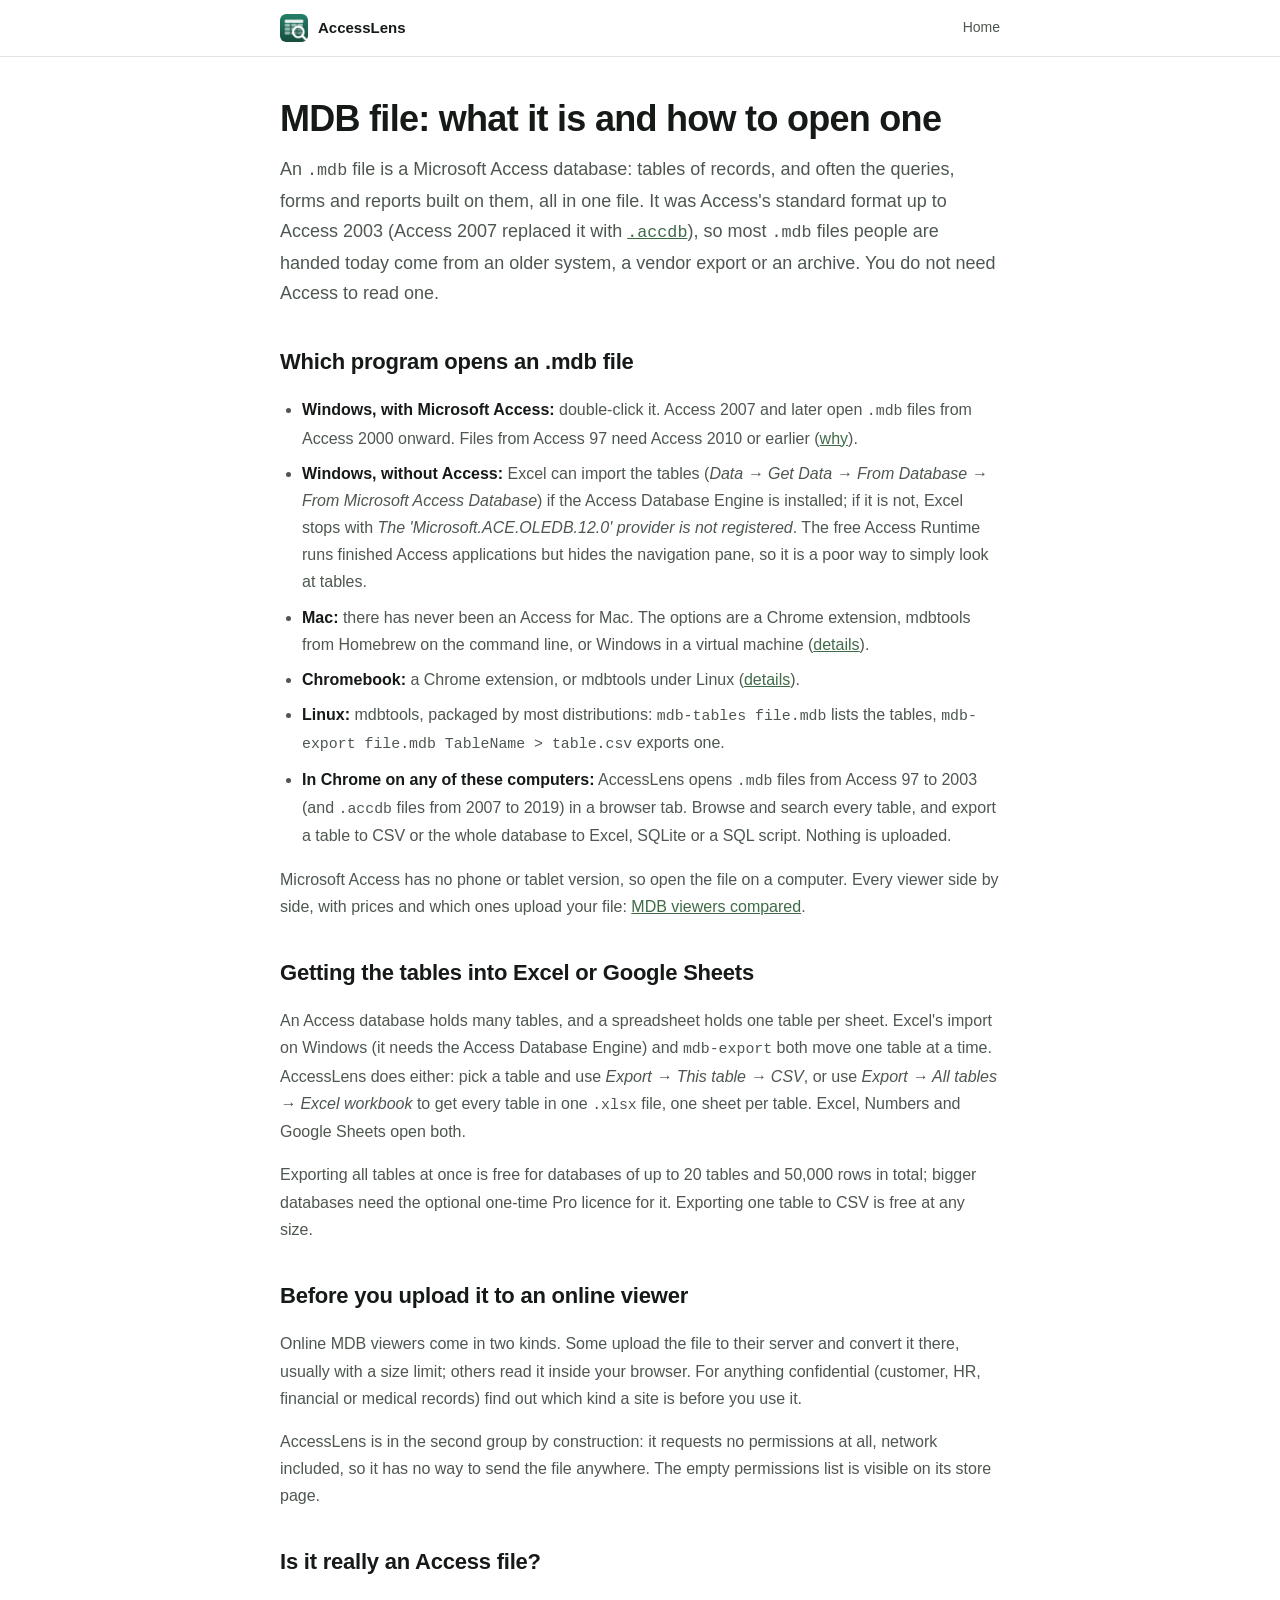
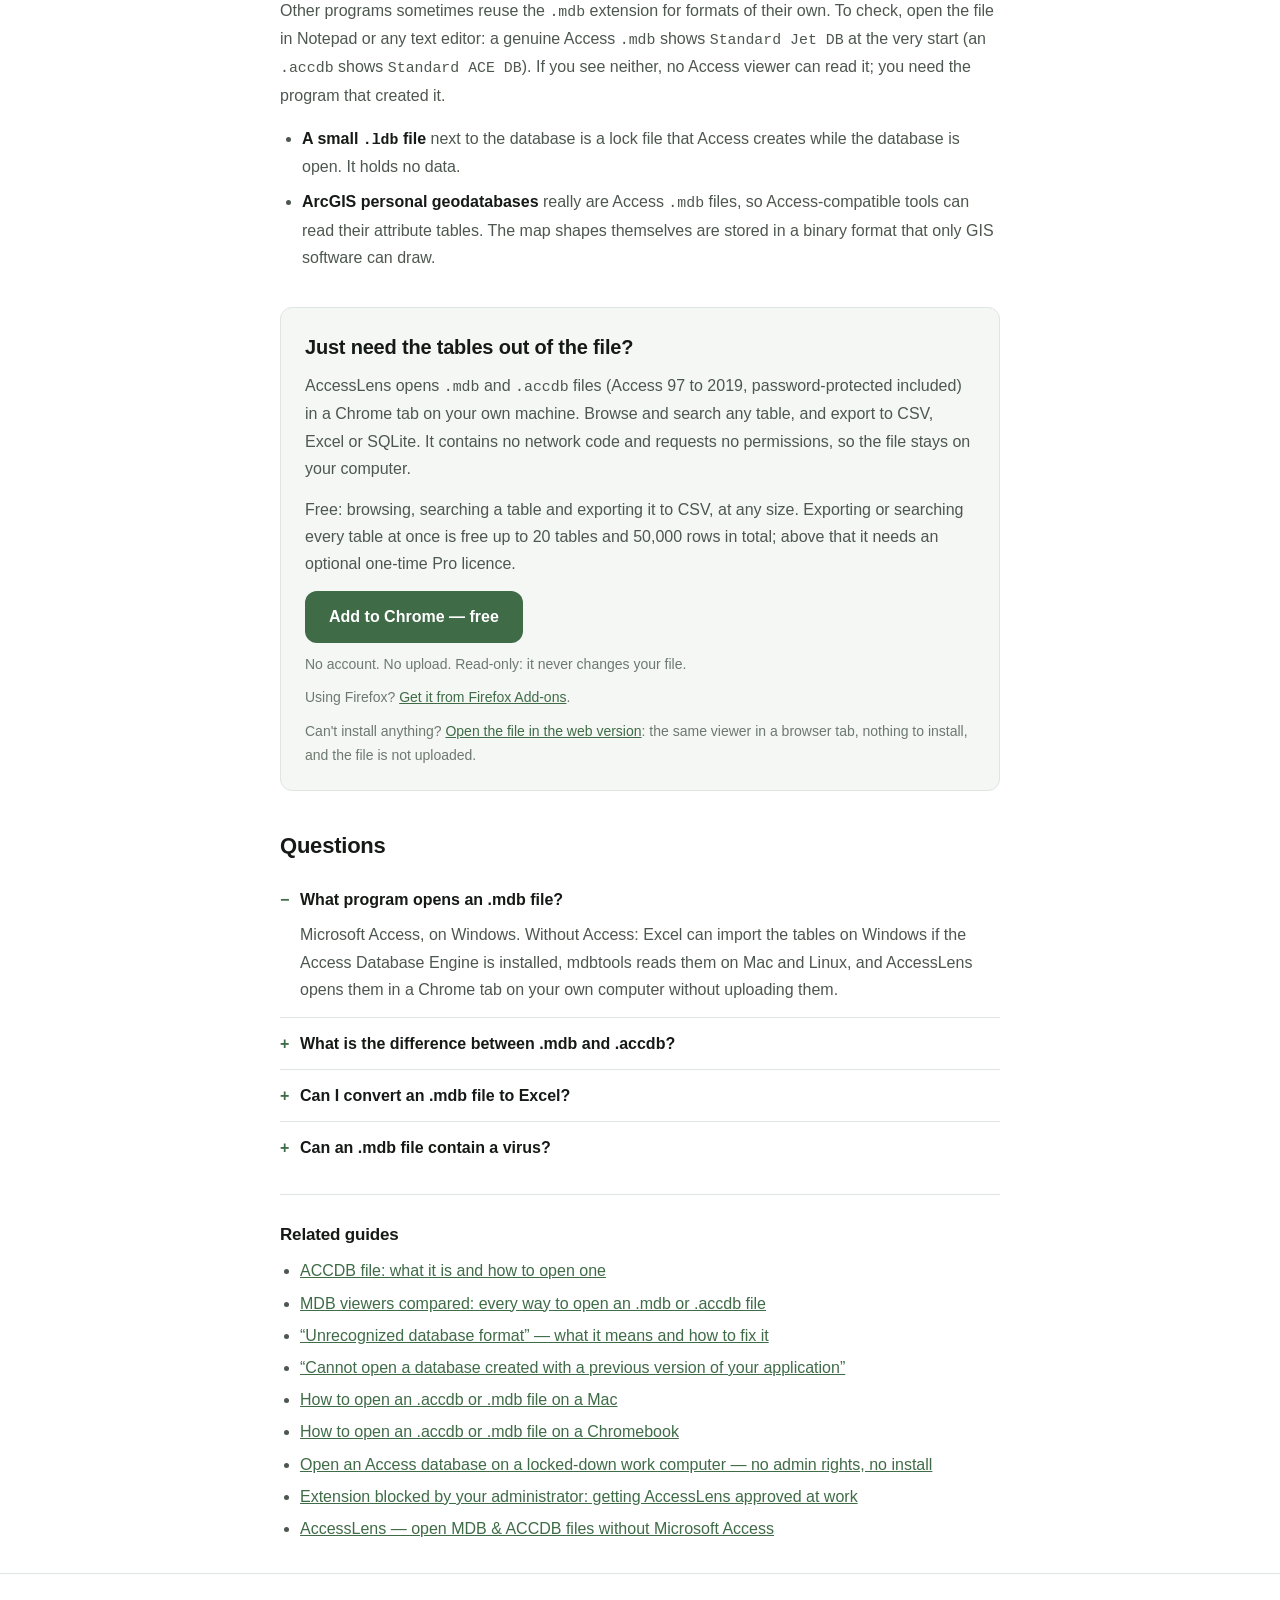
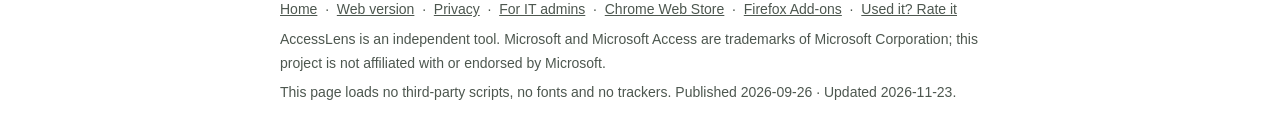
<file: accesslens/how-to-open-mdb-file.html>
<!doctype html>
<html lang="en">
<head>
<meta charset="utf-8">
<meta name="viewport" content="width=device-width, initial-scale=1">
<title>MDB file: what it is and how to open one (no Access needed)</title>
<meta name="description" content="An .mdb file is a Microsoft Access database. How to open one on Windows, Mac, Chromebook or Linux, with or without Access, and get the tables into Excel.">
<link rel="canonical" href="https://phakeoa.github.io/accesslens/how-to-open-mdb-file.html">
<meta name="robots" content="index,follow">
<meta name="theme-color" content="#3f6b47">
<meta property="og:type" content="article">
<meta property="og:title" content="MDB file: what it is and how to open one (no Access needed)">
<meta property="og:description" content="An .mdb file is a Microsoft Access database. How to open one on Windows, Mac, Chromebook or Linux, with or without Access, and get the tables into Excel.">
<meta property="og:url" content="https://phakeoa.github.io/accesslens/how-to-open-mdb-file.html">
<meta property="og:image" content="https://phakeoa.github.io/accesslens/assets/screen1_browse.png">
<link rel="icon" type="image/png" href="assets/icon128.png">
<script type="application/ld+json">{"@context":"https://schema.org","@type":"TechArticle","headline":"MDB file: what it is and how to open one","description":"An .mdb file is a Microsoft Access database. How to open one on Windows, Mac, Chromebook or Linux, with or without Access, and get the tables into Excel.","url":"https://phakeoa.github.io/accesslens/how-to-open-mdb-file.html","datePublished":"2026-09-26","dateModified":"2026-11-23","author":{"@type":"Person","name":"Phakeo Arounerangsy"},"about":{"@type":"SoftwareApplication","name":"AccessLens — Access Database Viewer","url":"https://phakeoa.github.io/accesslens/","applicationCategory":"UtilitiesApplication","operatingSystem":"Chrome"}}</script>
<script type="application/ld+json">{"@context":"https://schema.org","@type":"FAQPage","mainEntity":[{"@type":"Question","name":"What program opens an .mdb file?","acceptedAnswer":{"@type":"Answer","text":"Microsoft Access, on Windows. Without Access: Excel can import the tables on Windows if the Access Database Engine is installed, mdbtools reads them on Mac and Linux, and AccessLens opens them in a Chrome tab on your own computer without uploading them."}},{"@type":"Question","name":"What is the difference between .mdb and .accdb?","acceptedAnswer":{"@type":"Answer","text":".mdb is the database format of Access 2003 and earlier. .accdb has been the default since Access 2007 and adds features such as attachments, multi-valued fields and stronger encryption. Access 2007 and later open both, except Access 97 .mdb files, which need Access 2010 or earlier."}},{"@type":"Question","name":"Can I convert an .mdb file to Excel?","acceptedAnswer":{"@type":"Answer","text":"Yes. AccessLens exports the whole database to one Excel workbook with a sheet per table (free for databases of up to 20 tables and 50,000 rows), and any single table to CSV at any size. mdbtools exports one table at a time, and on Windows, Excel's Get Data → From Microsoft Access Database imports the tables if the Access Database Engine is installed."}},{"@type":"Question","name":"Can an .mdb file contain a virus?","acceptedAnswer":{"@type":"Answer","text":"It can contain macros and VBA code, which Access runs only if you enable content. A viewer that only reads the tables, such as AccessLens, never runs anything inside the file."}}]}</script>
<style>
:root{--bg:#ffffff;--bg-soft:#f5f7f4;--fg:#161a17;--fg-soft:#4d574f;--fg-faint:#6d7970;--line:#dfe5e0;--accent:#3f6b47;--accent-fg:#ffffff;--accent-soft:#eaf1eb;--radius:12px}
@media (prefers-color-scheme:dark){:root{--bg:#12150f;--bg-soft:#181c15;--fg:#eef2ea;--fg-soft:#b6c0b5;--fg-faint:#8d998c;--line:#2c3429;--accent:#8fc79a;--accent-fg:#10150f;--accent-soft:#1f2a20}}
*{box-sizing:border-box}html{-webkit-text-size-adjust:100%}
body{margin:0;background:var(--bg);color:var(--fg);font:16px/1.7 -apple-system,BlinkMacSystemFont,"Segoe UI",Roboto,Helvetica,Arial,sans-serif}
.wrap{max-width:760px;margin:0 auto;padding:0 20px}a{color:var(--accent)}code{font-size:.93em}
header.site{border-bottom:1px solid var(--line)}header.site .wrap{display:flex;align-items:center;gap:10px;padding:14px 20px}
header.site img{width:28px;height:28px;border-radius:6px}header.site b{font-size:15px}header.site .sp{flex:1}header.site a.top{font-size:14px;text-decoration:none;color:var(--fg-soft)}
article{padding:40px 0 20px}h1{font-size:clamp(26px,4.5vw,36px);line-height:1.2;letter-spacing:-.02em;margin:0 0 14px}
p.lede{font-size:18px;color:var(--fg-soft);margin:0 0 28px}h2{font-size:22px;margin:34px 0 10px;letter-spacing:-.01em}
p,li{color:var(--fg-soft)}ol,ul{padding-left:22px}li{margin:8px 0}li strong,p strong{color:var(--fg)}
.cta-box{background:var(--bg-soft);border:1px solid var(--line);border-radius:var(--radius);padding:22px 24px;margin:36px 0}
.cta-box h2{margin:0 0 8px;font-size:20px}.cta-box p{margin:0 0 14px}
.cta{display:inline-block;background:var(--accent);color:var(--accent-fg);text-decoration:none;font-weight:600;padding:12px 24px;border-radius:var(--radius)}
.cta-sub{display:block;margin-top:10px;font-size:14px;color:var(--fg-faint)}
details{border-bottom:1px solid var(--line);padding:12px 0}details:last-of-type{border-bottom:none}
summary{cursor:pointer;font-weight:600;list-style:none}summary::-webkit-details-marker{display:none}
summary::before{content:"+";display:inline-block;width:20px;color:var(--accent);font-weight:700}details[open] summary::before{content:"\2212"}
details p{margin:8px 0 2px 20px}
nav.more{border-top:1px solid var(--line);padding:26px 0}nav.more h2{font-size:17px;margin:0 0 8px}nav.more ul{margin:0;padding-left:20px}nav.more li{margin:5px 0}
footer.site{border-top:1px solid var(--line);padding:24px 0 40px;color:var(--fg-faint);font-size:14px}footer.site a{color:var(--fg-soft)}footer.site p{margin:0 0 6px}
blockquote{margin:14px 0;padding:12px 18px;border-left:3px solid var(--accent);background:var(--bg-soft);border-radius:0 var(--radius) var(--radius) 0}blockquote p{margin:0;color:var(--fg)}
.tablewrap{overflow-x:auto;margin:14px 0;border:1px solid var(--line);border-radius:var(--radius)}
table{width:100%;min-width:640px;border-collapse:collapse;font-size:14.5px;line-height:1.5}
th,td{padding:9px 12px;text-align:left;vertical-align:top;border-bottom:1px solid var(--line)}
tr:last-child td{border-bottom:none}th{background:var(--bg-soft);color:var(--fg);font-weight:600}td{color:var(--fg-soft)}td:first-child{color:var(--fg);font-weight:600}
th:first-child,td:first-child{position:sticky;left:0;z-index:1}th:first-child{background:var(--bg-soft)}td:first-child{background:var(--bg)}
p.note{font-size:14px;color:var(--fg-faint)}
</style>
</head>
<body>
<header class="site">
  <div class="wrap">
    <img src="assets/icon128.png" alt="">
    <b>AccessLens</b>
    <span class="sp"></span>
    <a class="top" href="./">Home</a>
  </div>
</header>
<main>
<div class="wrap">
<article>
  <h1>MDB file: what it is and how to open one</h1>
  <p class="lede">An <code>.mdb</code> file is a Microsoft Access database: tables of records, and often the queries, forms and reports built on them, all in one file. It was Access's standard format up to Access 2003 (Access 2007 replaced it with <a href="how-to-open-accdb-file.html"><code>.accdb</code></a>), so most <code>.mdb</code> files people are handed today come from an older system, a vendor export or an archive. You do not need Access to read one.</p>
  <h2>Which program opens an .mdb file</h2>
<ul>
          <li><strong>Windows, with Microsoft Access:</strong> double-click it. Access 2007 and later open <code>.mdb</code> files from Access 2000 onward. Files from Access 97 need Access 2010 or earlier (<a href="cannot-open-database-created-with-previous-version.html">why</a>).</li>
          <li><strong>Windows, without Access:</strong> Excel can import the tables (<em>Data → Get Data → From Database → From Microsoft Access Database</em>) if the Access Database Engine is installed; if it is not, Excel stops with <em>The 'Microsoft.ACE.OLEDB.12.0' provider is not registered</em>. The free Access Runtime runs finished Access applications but hides the navigation pane, so it is a poor way to simply look at tables.</li>
          <li><strong>Mac:</strong> there has never been an Access for Mac. The options are a Chrome extension, mdbtools from Homebrew on the command line, or Windows in a virtual machine (<a href="open-accdb-on-mac.html">details</a>).</li>
          <li><strong>Chromebook:</strong> a Chrome extension, or mdbtools under Linux (<a href="open-accdb-on-chromebook.html">details</a>).</li>
          <li><strong>Linux:</strong> mdbtools, packaged by most distributions: <code>mdb-tables file.mdb</code> lists the tables, <code>mdb-export file.mdb TableName &gt; table.csv</code> exports one.</li>
          <li><strong>In Chrome on any of these computers:</strong> AccessLens opens <code>.mdb</code> files from Access 97 to 2003 (and <code>.accdb</code> files from 2007 to 2019) in a browser tab. Browse and search every table, and export a table to CSV or the whole database to Excel, SQLite or a SQL script. Nothing is uploaded.</li>
        </ul>
        <p>Microsoft Access has no phone or tablet version, so open the file on a computer. Every viewer
        side by side, with prices and which ones upload your file: <a href="mdb-viewer.html">MDB viewers compared</a>.</p>

  <h2>Getting the tables into Excel or Google Sheets</h2>
<p>An Access database holds many tables, and a spreadsheet holds one table per sheet. Excel's
        import on Windows (it needs the Access Database Engine) and <code>mdb-export</code> both move one
        table at a time. AccessLens does either: pick a table and use <em>Export → This table → CSV</em>,
        or use <em>Export → All tables → Excel workbook</em> to get every table in one <code>.xlsx</code>
        file, one sheet per table. Excel, Numbers and Google Sheets open both.</p>
        <p>Exporting all tables at once is free for databases of up to 20 tables and 50,000 rows in total;
        bigger databases need the optional one-time Pro licence for it. Exporting one table to CSV is free
        at any size.</p>

  <h2>Before you upload it to an online viewer</h2>
<p>Online MDB viewers come in two kinds. Some upload the file to their server and convert it there,
        usually with a size limit; others read it inside your browser. For anything confidential (customer,
        HR, financial or medical records) find out which kind a site is before you use it.</p>
        <p>AccessLens is in the second group by construction: it requests no permissions at all, network
        included, so it has no way to send the file anywhere. The empty permissions list is visible on its
        store page.</p>

  <h2>Is it really an Access file?</h2>
<p>Other programs sometimes reuse the <code>.mdb</code> extension for formats of their own. To check,
        open the file in Notepad or any text editor: a genuine Access <code>.mdb</code> shows
        <code>Standard Jet DB</code> at the very start (an <code>.accdb</code> shows <code>Standard ACE DB</code>).
        If you see neither, no Access viewer can read it; you need the program that created it.</p>
        <ul>
          <li><strong>A small <code>.ldb</code> file</strong> next to the database is a lock file that Access creates while the database is open. It holds no data.</li>
          <li><strong>ArcGIS personal geodatabases</strong> really are Access <code>.mdb</code> files, so Access-compatible tools can read their attribute tables. The map shapes themselves are stored in a binary format that only GIS software can draw.</li>
        </ul>

  <div class="cta-box">
    <h2>Just need the tables out of the file?</h2>
    <p>AccessLens opens <code>.mdb</code> and <code>.accdb</code> files (Access 97 to 2019, password-protected included) in a Chrome tab on your own machine. Browse and search any table, and export to CSV, Excel or SQLite. It contains no network code and requests no permissions, so the file stays on your computer.</p>
    <p>Free: browsing, searching a table and exporting it to CSV, at any size. Exporting or searching every table at once is free up to 20 tables and 50,000 rows in total; above that it needs an optional one-time Pro licence.</p>
    <a class="cta" href="https://chromewebstore.google.com/detail/ceilhkpcnofeomaibeldikllpgjolaml?utm_source=accesslens_site&amp;utm_medium=referral&amp;utm_campaign=how-to-open-mdb-file&amp;utm_content=cta">Add to Chrome — free</a>
    <span class="cta-sub">No account. No upload. Read-only: it never changes your file.</span>
    <span class="cta-sub">Using Firefox? <a href="https://addons.mozilla.org/firefox/addon/accesslens/?utm_source=accesslens_site&amp;utm_medium=referral&amp;utm_campaign=how-to-open-mdb-file&amp;utm_content=cta">Get it from Firefox Add-ons</a>.</span>
    <span class="cta-sub">Can't install anything? <a href="app/">Open the file in the web version</a>: the same viewer in a browser tab, nothing to install, and the file is not uploaded.</span>
  </div>

  <h2>Questions</h2>
  <details open>
    <summary>What program opens an .mdb file?</summary>
    <p>Microsoft Access, on Windows. Without Access: Excel can import the tables on Windows if the Access Database Engine is installed, mdbtools reads them on Mac and Linux, and AccessLens opens them in a Chrome tab on your own computer without uploading them.</p>
  </details>
  <details>
    <summary>What is the difference between .mdb and .accdb?</summary>
    <p>.mdb is the database format of Access 2003 and earlier. .accdb has been the default since Access 2007 and adds features such as attachments, multi-valued fields and stronger encryption. Access 2007 and later open both, except Access 97 .mdb files, which need Access 2010 or earlier.</p>
  </details>
  <details>
    <summary>Can I convert an .mdb file to Excel?</summary>
    <p>Yes. AccessLens exports the whole database to one Excel workbook with a sheet per table (free for databases of up to 20 tables and 50,000 rows), and any single table to CSV at any size. mdbtools exports one table at a time, and on Windows, Excel's Get Data → From Microsoft Access Database imports the tables if the Access Database Engine is installed.</p>
  </details>
  <details>
    <summary>Can an .mdb file contain a virus?</summary>
    <p>It can contain macros and VBA code, which Access runs only if you enable content. A viewer that only reads the tables, such as AccessLens, never runs anything inside the file.</p>
  </details>
</article>

<nav class="more">
  <h2>Related guides</h2>
  <ul>
      <li><a href="how-to-open-accdb-file.html">ACCDB file: what it is and how to open one</a></li>
      <li><a href="mdb-viewer.html">MDB viewers compared: every way to open an .mdb or .accdb file</a></li>
      <li><a href="unrecognized-database-format.html">“Unrecognized database format” — what it means and how to fix it</a></li>
      <li><a href="cannot-open-database-created-with-previous-version.html">“Cannot open a database created with a previous version of your application”</a></li>
      <li><a href="open-accdb-on-mac.html">How to open an .accdb or .mdb file on a Mac</a></li>
      <li><a href="open-accdb-on-chromebook.html">How to open an .accdb or .mdb file on a Chromebook</a></li>
      <li><a href="open-access-database-without-admin-rights.html">Open an Access database on a locked-down work computer — no admin rights, no install</a></li>
      <li><a href="extension-blocked-by-administrator.html">Extension blocked by your administrator: getting AccessLens approved at work</a></li>
      <li><a href="./">AccessLens — open MDB &amp; ACCDB files without Microsoft Access</a></li>
  </ul>
</nav>
</div>
</main>
<footer class="site">
  <div class="wrap">
    <p><a href="./">Home</a> &nbsp;·&nbsp; <a href="app/">Web version</a> &nbsp;·&nbsp; <a href="privacy.html">Privacy</a> &nbsp;·&nbsp; <a href="extension-blocked-by-administrator.html">For IT admins</a> &nbsp;·&nbsp; <a href="https://chromewebstore.google.com/detail/ceilhkpcnofeomaibeldikllpgjolaml?utm_source=accesslens_site&amp;utm_medium=referral&amp;utm_campaign=how-to-open-mdb-file&amp;utm_content=footer">Chrome Web Store</a> &nbsp;·&nbsp; <a href="https://addons.mozilla.org/firefox/addon/accesslens/?utm_source=accesslens_site&amp;utm_medium=referral&amp;utm_campaign=how-to-open-mdb-file&amp;utm_content=footer">Firefox Add-ons</a> &nbsp;·&nbsp; <a href="https://chromewebstore.google.com/detail/ceilhkpcnofeomaibeldikllpgjolaml/reviews">Used it? Rate it</a></p>
    <p>AccessLens is an independent tool. Microsoft and Microsoft Access are trademarks of Microsoft Corporation; this project is not affiliated with or endorsed by Microsoft.</p>
    <p>This page loads no third-party scripts, no fonts and no trackers. Published 2026-09-26 · Updated 2026-11-23.</p>
  </div>
</footer>
</body>
</html>
</file>
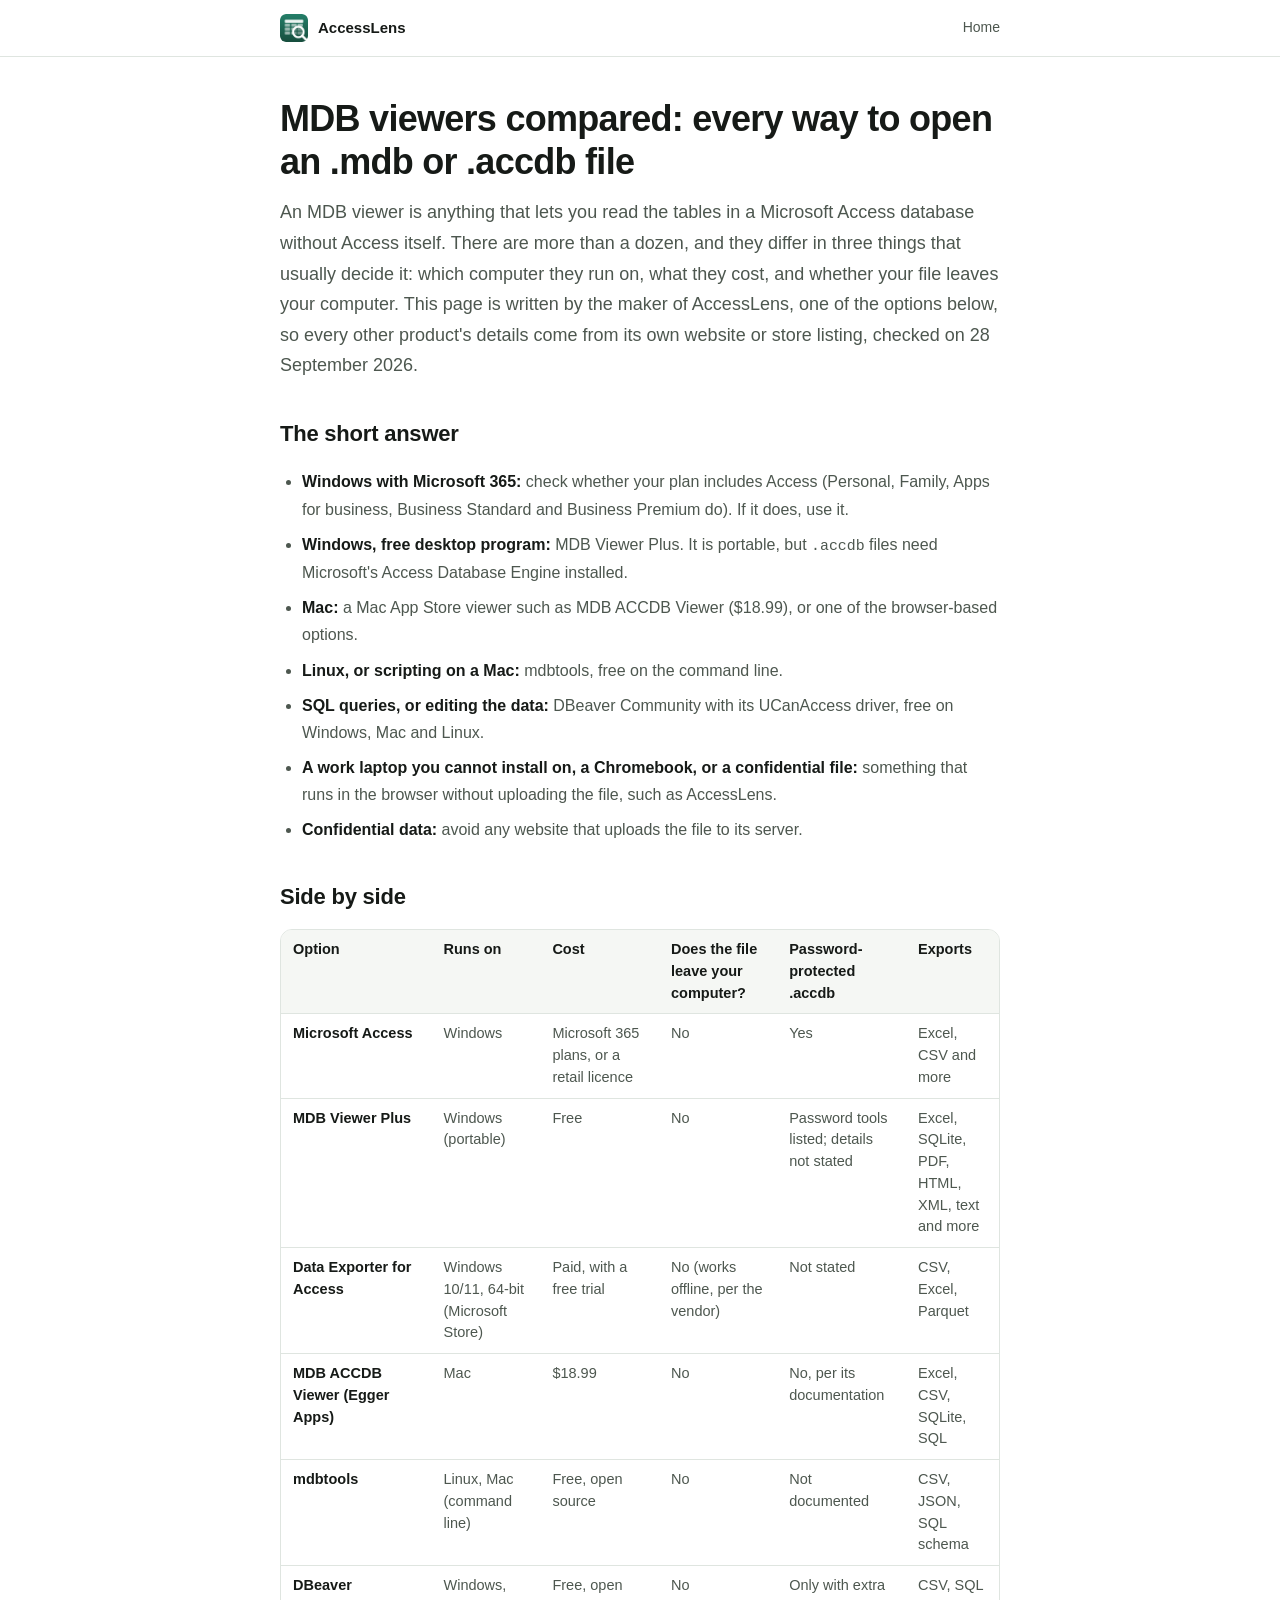
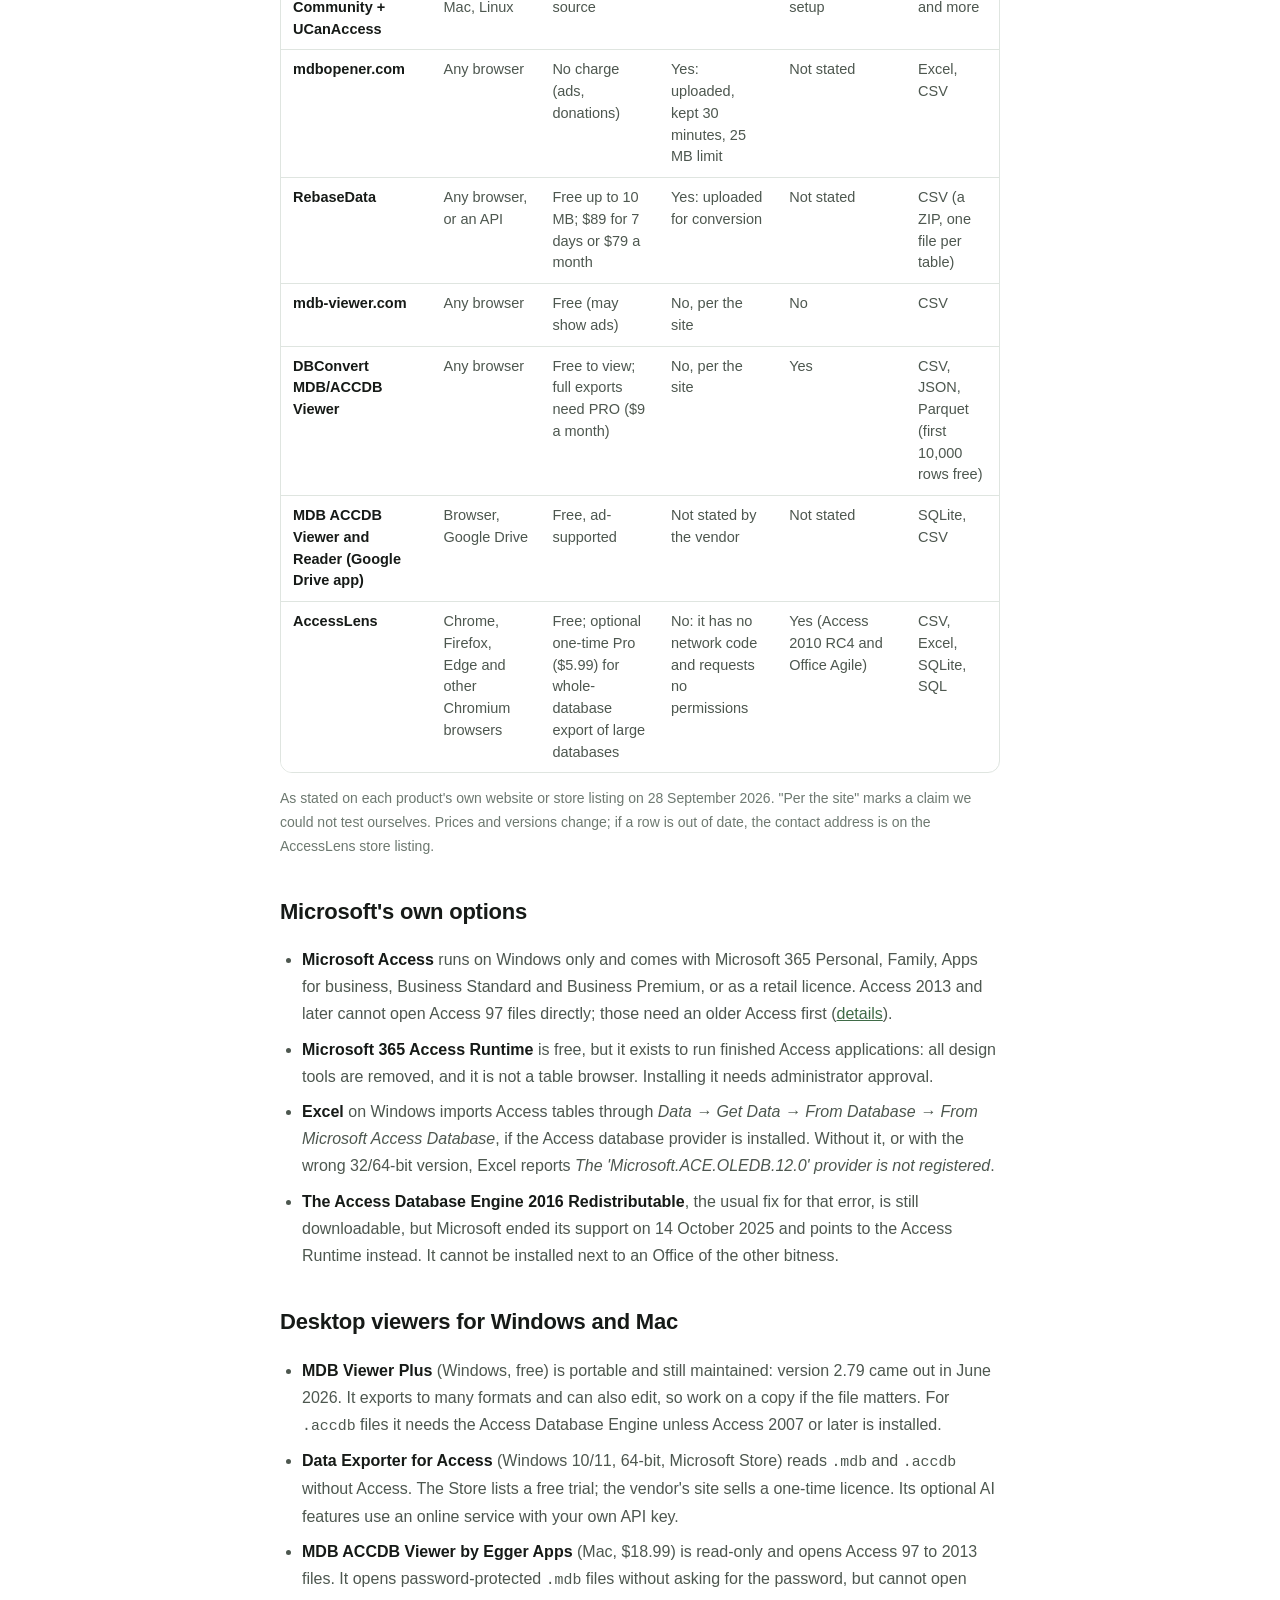
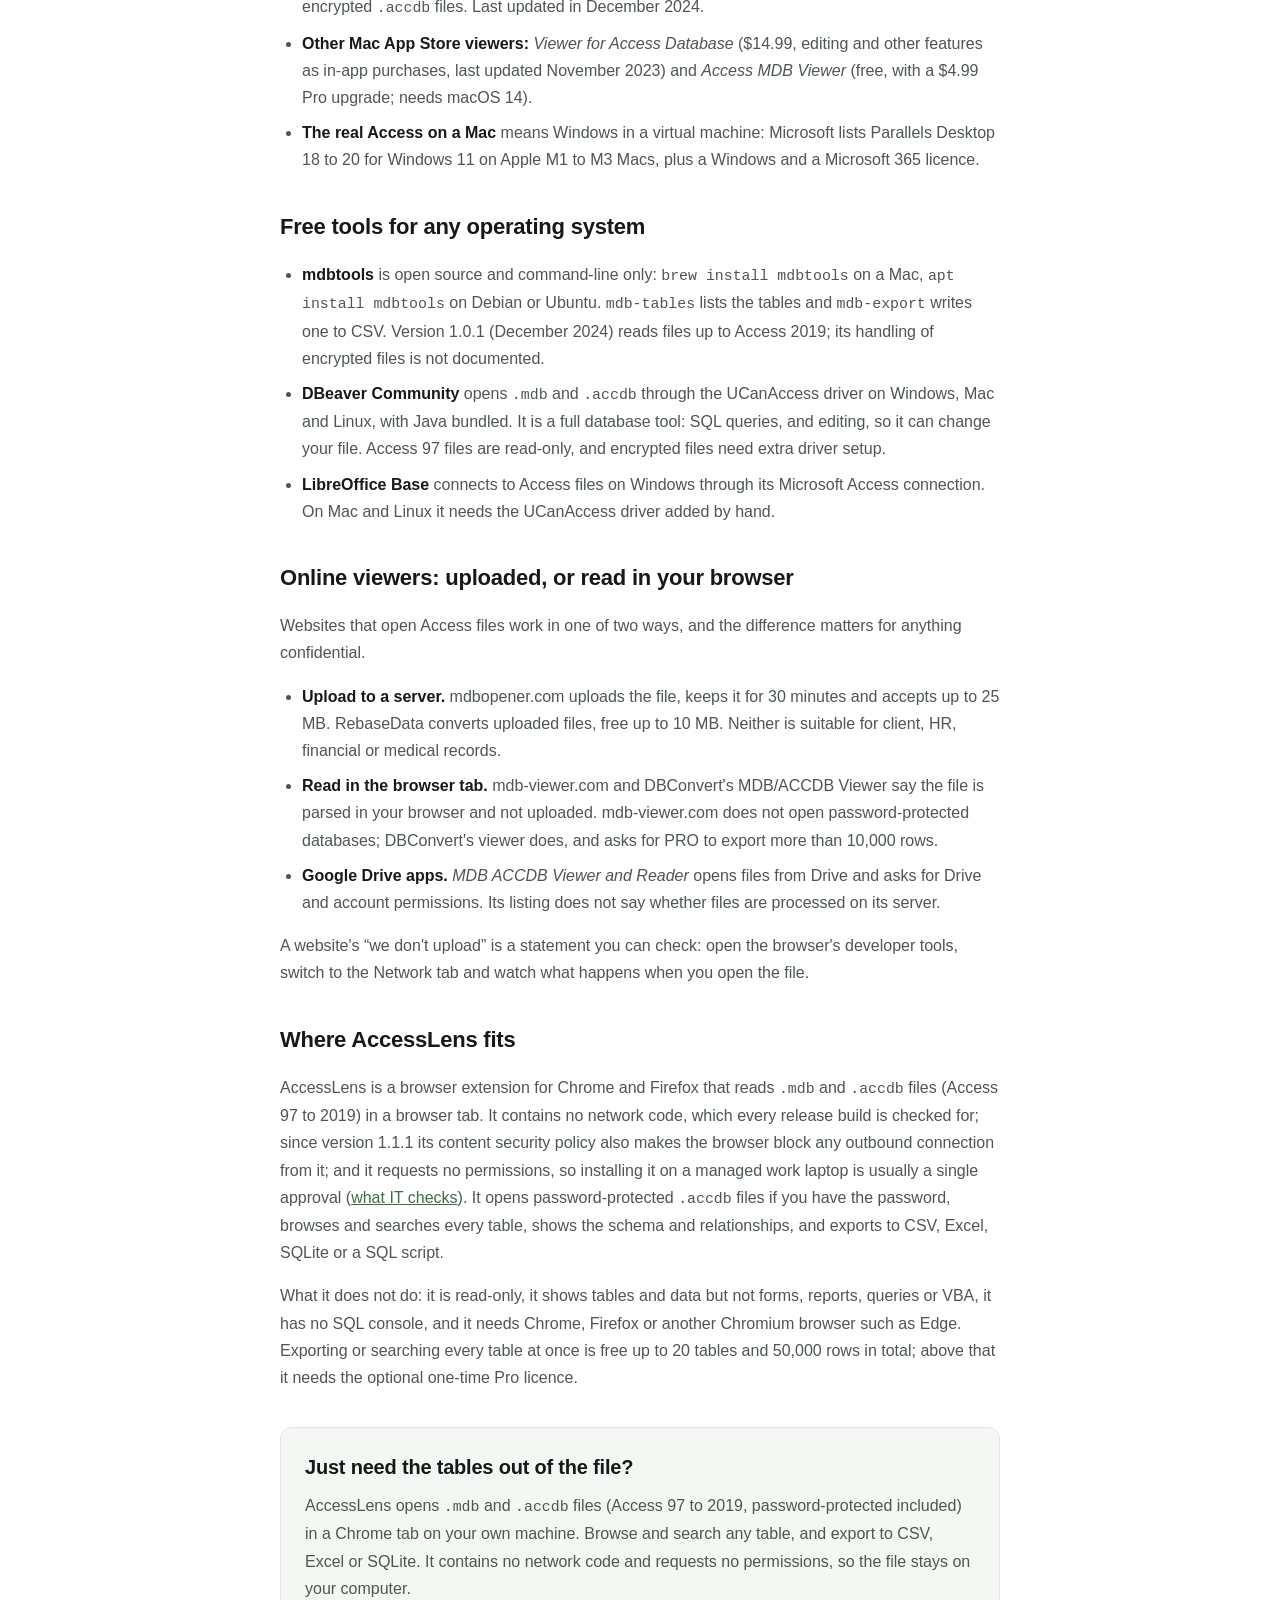
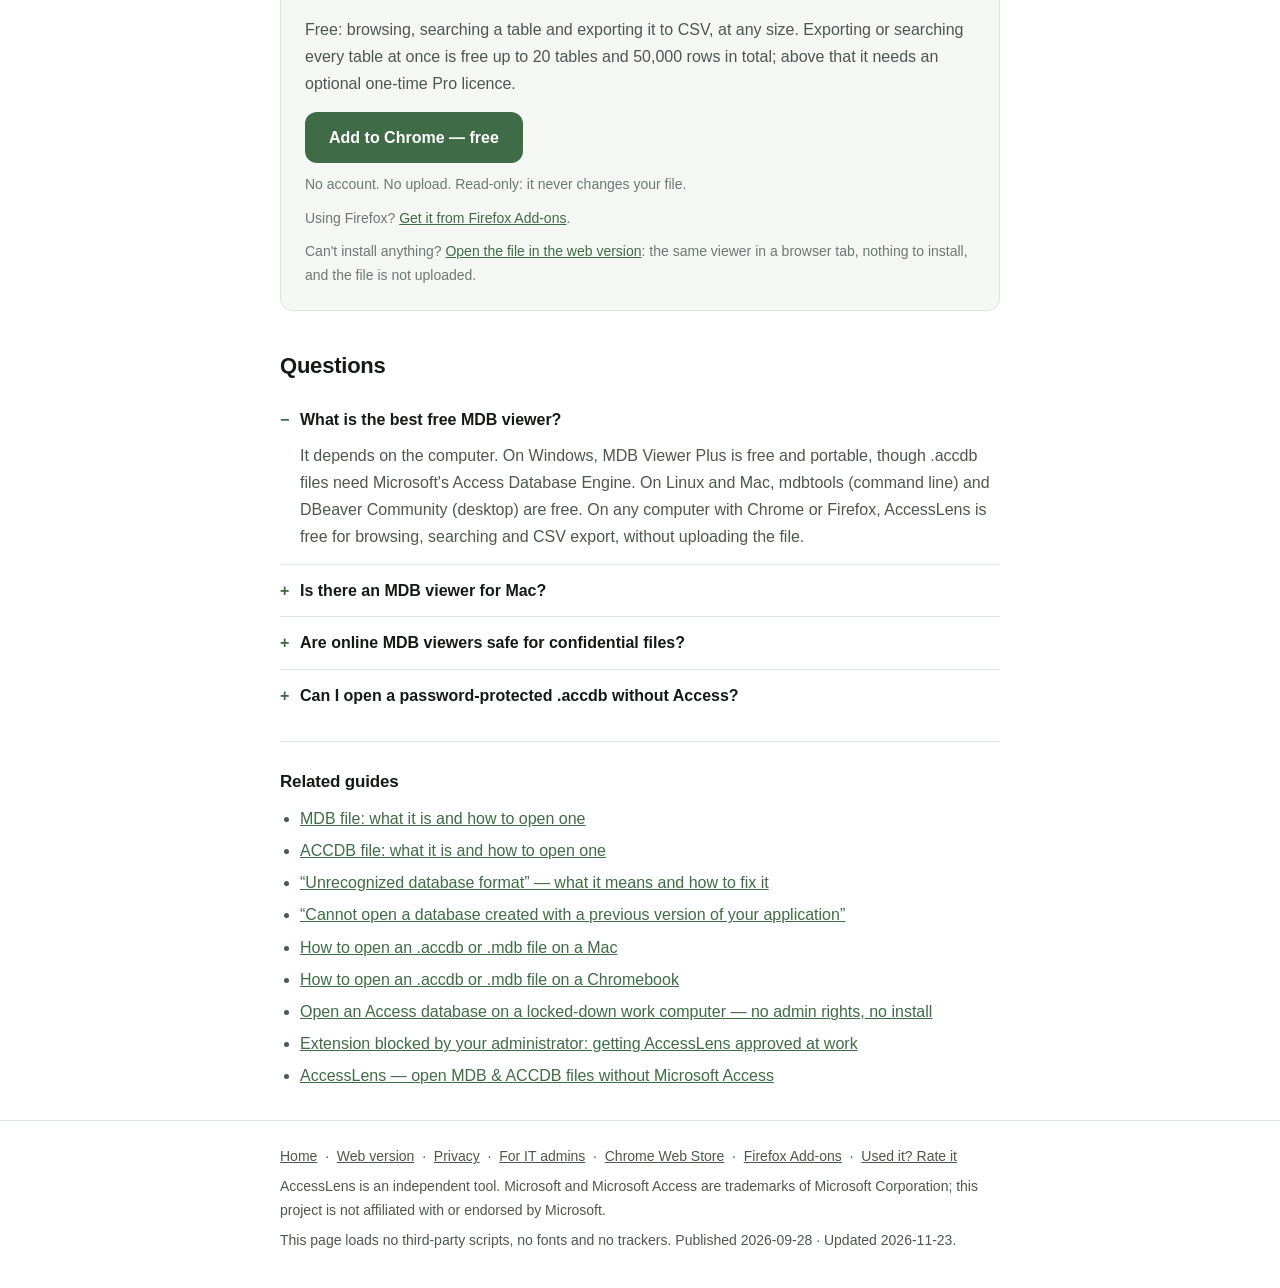
<file: accesslens/mdb-viewer.html>
<!doctype html>
<html lang="en">
<head>
<meta charset="utf-8">
<meta name="viewport" content="width=device-width, initial-scale=1">
<title>MDB viewer: every way to open .mdb and .accdb files, compared</title>
<meta name="description" content="MDB and ACCDB viewers side by side: Access, MDB Viewer Plus, Mac apps, mdbtools, DBeaver, online viewers. What each costs, and which upload your file.">
<link rel="canonical" href="https://phakeoa.github.io/accesslens/mdb-viewer.html">
<meta name="robots" content="index,follow">
<meta name="theme-color" content="#3f6b47">
<meta property="og:type" content="article">
<meta property="og:title" content="MDB viewer: every way to open .mdb and .accdb files, compared">
<meta property="og:description" content="MDB and ACCDB viewers side by side: Access, MDB Viewer Plus, Mac apps, mdbtools, DBeaver, online viewers. What each costs, and which upload your file.">
<meta property="og:url" content="https://phakeoa.github.io/accesslens/mdb-viewer.html">
<meta property="og:image" content="https://phakeoa.github.io/accesslens/assets/screen1_browse.png">
<link rel="icon" type="image/png" href="assets/icon128.png">
<script type="application/ld+json">{"@context":"https://schema.org","@type":"TechArticle","headline":"MDB viewers compared: every way to open an .mdb or .accdb file","description":"MDB and ACCDB viewers side by side: Access, MDB Viewer Plus, Mac apps, mdbtools, DBeaver, online viewers. What each costs, and which upload your file.","url":"https://phakeoa.github.io/accesslens/mdb-viewer.html","datePublished":"2026-09-28","dateModified":"2026-11-23","author":{"@type":"Person","name":"Phakeo Arounerangsy"},"about":{"@type":"SoftwareApplication","name":"AccessLens — Access Database Viewer","url":"https://phakeoa.github.io/accesslens/","applicationCategory":"UtilitiesApplication","operatingSystem":"Chrome"}}</script>
<script type="application/ld+json">{"@context":"https://schema.org","@type":"FAQPage","mainEntity":[{"@type":"Question","name":"What is the best free MDB viewer?","acceptedAnswer":{"@type":"Answer","text":"It depends on the computer. On Windows, MDB Viewer Plus is free and portable, though .accdb files need Microsoft's Access Database Engine. On Linux and Mac, mdbtools (command line) and DBeaver Community (desktop) are free. On any computer with Chrome or Firefox, AccessLens is free for browsing, searching and CSV export, without uploading the file."}},{"@type":"Question","name":"Is there an MDB viewer for Mac?","acceptedAnswer":{"@type":"Answer","text":"Yes. Microsoft Access does not run on macOS, but Mac App Store apps such as MDB ACCDB Viewer ($18.99) read .mdb and .accdb files, mdbtools and DBeaver are free, and browser-based viewers such as AccessLens work in Chrome or Firefox on a Mac."}},{"@type":"Question","name":"Are online MDB viewers safe for confidential files?","acceptedAnswer":{"@type":"Answer","text":"Only the ones that read the file inside your browser. Some sites upload the database to their server; mdbopener.com, for example, keeps uploaded files for 30 minutes. For client, HR, financial or medical data, use a desktop program or a viewer that does not upload the file."}},{"@type":"Question","name":"Can I open a password-protected .accdb without Access?","acceptedAnswer":{"@type":"Answer","text":"Yes, with a tool that implements Access encryption, and only if you know the password. DBConvert's online viewer and AccessLens say they do; the Egger Apps Mac viewer and mdb-viewer.com say they do not."}}]}</script>
<style>
:root{--bg:#ffffff;--bg-soft:#f5f7f4;--fg:#161a17;--fg-soft:#4d574f;--fg-faint:#6d7970;--line:#dfe5e0;--accent:#3f6b47;--accent-fg:#ffffff;--accent-soft:#eaf1eb;--radius:12px}
@media (prefers-color-scheme:dark){:root{--bg:#12150f;--bg-soft:#181c15;--fg:#eef2ea;--fg-soft:#b6c0b5;--fg-faint:#8d998c;--line:#2c3429;--accent:#8fc79a;--accent-fg:#10150f;--accent-soft:#1f2a20}}
*{box-sizing:border-box}html{-webkit-text-size-adjust:100%}
body{margin:0;background:var(--bg);color:var(--fg);font:16px/1.7 -apple-system,BlinkMacSystemFont,"Segoe UI",Roboto,Helvetica,Arial,sans-serif}
.wrap{max-width:760px;margin:0 auto;padding:0 20px}a{color:var(--accent)}code{font-size:.93em}
header.site{border-bottom:1px solid var(--line)}header.site .wrap{display:flex;align-items:center;gap:10px;padding:14px 20px}
header.site img{width:28px;height:28px;border-radius:6px}header.site b{font-size:15px}header.site .sp{flex:1}header.site a.top{font-size:14px;text-decoration:none;color:var(--fg-soft)}
article{padding:40px 0 20px}h1{font-size:clamp(26px,4.5vw,36px);line-height:1.2;letter-spacing:-.02em;margin:0 0 14px}
p.lede{font-size:18px;color:var(--fg-soft);margin:0 0 28px}h2{font-size:22px;margin:34px 0 10px;letter-spacing:-.01em}
p,li{color:var(--fg-soft)}ol,ul{padding-left:22px}li{margin:8px 0}li strong,p strong{color:var(--fg)}
.cta-box{background:var(--bg-soft);border:1px solid var(--line);border-radius:var(--radius);padding:22px 24px;margin:36px 0}
.cta-box h2{margin:0 0 8px;font-size:20px}.cta-box p{margin:0 0 14px}
.cta{display:inline-block;background:var(--accent);color:var(--accent-fg);text-decoration:none;font-weight:600;padding:12px 24px;border-radius:var(--radius)}
.cta-sub{display:block;margin-top:10px;font-size:14px;color:var(--fg-faint)}
details{border-bottom:1px solid var(--line);padding:12px 0}details:last-of-type{border-bottom:none}
summary{cursor:pointer;font-weight:600;list-style:none}summary::-webkit-details-marker{display:none}
summary::before{content:"+";display:inline-block;width:20px;color:var(--accent);font-weight:700}details[open] summary::before{content:"\2212"}
details p{margin:8px 0 2px 20px}
nav.more{border-top:1px solid var(--line);padding:26px 0}nav.more h2{font-size:17px;margin:0 0 8px}nav.more ul{margin:0;padding-left:20px}nav.more li{margin:5px 0}
footer.site{border-top:1px solid var(--line);padding:24px 0 40px;color:var(--fg-faint);font-size:14px}footer.site a{color:var(--fg-soft)}footer.site p{margin:0 0 6px}
blockquote{margin:14px 0;padding:12px 18px;border-left:3px solid var(--accent);background:var(--bg-soft);border-radius:0 var(--radius) var(--radius) 0}blockquote p{margin:0;color:var(--fg)}
.tablewrap{overflow-x:auto;margin:14px 0;border:1px solid var(--line);border-radius:var(--radius)}
table{width:100%;min-width:640px;border-collapse:collapse;font-size:14.5px;line-height:1.5}
th,td{padding:9px 12px;text-align:left;vertical-align:top;border-bottom:1px solid var(--line)}
tr:last-child td{border-bottom:none}th{background:var(--bg-soft);color:var(--fg);font-weight:600}td{color:var(--fg-soft)}td:first-child{color:var(--fg);font-weight:600}
th:first-child,td:first-child{position:sticky;left:0;z-index:1}th:first-child{background:var(--bg-soft)}td:first-child{background:var(--bg)}
p.note{font-size:14px;color:var(--fg-faint)}
</style>
</head>
<body>
<header class="site">
  <div class="wrap">
    <img src="assets/icon128.png" alt="">
    <b>AccessLens</b>
    <span class="sp"></span>
    <a class="top" href="./">Home</a>
  </div>
</header>
<main>
<div class="wrap">
<article>
  <h1>MDB viewers compared: every way to open an .mdb or .accdb file</h1>
  <p class="lede">An MDB viewer is anything that lets you read the tables in a Microsoft Access database without Access itself. There are more than a dozen, and they differ in three things that usually decide it: which computer they run on, what they cost, and whether your file leaves your computer. This page is written by the maker of AccessLens, one of the options below, so every other product's details come from its own website or store listing, checked on 28 September 2026.</p>
  <h2>The short answer</h2>
<ul>
          <li><strong>Windows with Microsoft 365:</strong> check whether your plan includes Access (Personal, Family, Apps for business, Business Standard and Business Premium do). If it does, use it.</li>
          <li><strong>Windows, free desktop program:</strong> MDB Viewer Plus. It is portable, but <code>.accdb</code> files need Microsoft's Access Database Engine installed.</li>
          <li><strong>Mac:</strong> a Mac App Store viewer such as MDB ACCDB Viewer ($18.99), or one of the browser-based options.</li>
          <li><strong>Linux, or scripting on a Mac:</strong> mdbtools, free on the command line.</li>
          <li><strong>SQL queries, or editing the data:</strong> DBeaver Community with its UCanAccess driver, free on Windows, Mac and Linux.</li>
          <li><strong>A work laptop you cannot install on, a Chromebook, or a confidential file:</strong> something that runs in the browser without uploading the file, such as AccessLens.</li>
          <li><strong>Confidential data:</strong> avoid any website that uploads the file to its server.</li>
        </ul>

  <h2>Side by side</h2>
<div class="tablewrap"><table>
          <thead><tr><th>Option</th><th>Runs on</th><th>Cost</th><th>Does the file leave your computer?</th><th>Password-protected .accdb</th><th>Exports</th></tr></thead>
          <tbody>
            <tr><td>Microsoft Access</td><td>Windows</td><td>Microsoft 365 plans, or a retail licence</td><td>No</td><td>Yes</td><td>Excel, CSV and more</td></tr>
            <tr><td>MDB Viewer Plus</td><td>Windows (portable)</td><td>Free</td><td>No</td><td>Password tools listed; details not stated</td><td>Excel, SQLite, PDF, HTML, XML, text and more</td></tr>
            <tr><td>Data Exporter for Access</td><td>Windows 10/11, 64-bit (Microsoft Store)</td><td>Paid, with a free trial</td><td>No (works offline, per the vendor)</td><td>Not stated</td><td>CSV, Excel, Parquet</td></tr>
            <tr><td>MDB ACCDB Viewer (Egger Apps)</td><td>Mac</td><td>$18.99</td><td>No</td><td>No, per its documentation</td><td>Excel, CSV, SQLite, SQL</td></tr>
            <tr><td>mdbtools</td><td>Linux, Mac (command line)</td><td>Free, open source</td><td>No</td><td>Not documented</td><td>CSV, JSON, SQL schema</td></tr>
            <tr><td>DBeaver Community + UCanAccess</td><td>Windows, Mac, Linux</td><td>Free, open source</td><td>No</td><td>Only with extra setup</td><td>CSV, SQL and more</td></tr>
            <tr><td>mdbopener.com</td><td>Any browser</td><td>No charge (ads, donations)</td><td>Yes: uploaded, kept 30 minutes, 25 MB limit</td><td>Not stated</td><td>Excel, CSV</td></tr>
            <tr><td>RebaseData</td><td>Any browser, or an API</td><td>Free up to 10 MB; $89 for 7 days or $79 a month</td><td>Yes: uploaded for conversion</td><td>Not stated</td><td>CSV (a ZIP, one file per table)</td></tr>
            <tr><td>mdb-viewer.com</td><td>Any browser</td><td>Free (may show ads)</td><td>No, per the site</td><td>No</td><td>CSV</td></tr>
            <tr><td>DBConvert MDB/ACCDB Viewer</td><td>Any browser</td><td>Free to view; full exports need PRO ($9 a month)</td><td>No, per the site</td><td>Yes</td><td>CSV, JSON, Parquet (first 10,000 rows free)</td></tr>
            <tr><td>MDB ACCDB Viewer and Reader (Google Drive app)</td><td>Browser, Google Drive</td><td>Free, ad-supported</td><td>Not stated by the vendor</td><td>Not stated</td><td>SQLite, CSV</td></tr>
            <tr><td>AccessLens</td><td>Chrome, Firefox, Edge and other Chromium browsers</td><td>Free; optional one-time Pro ($5.99) for whole-database export of large databases</td><td>No: it has no network code and requests no permissions</td><td>Yes (Access 2010 RC4 and Office Agile)</td><td>CSV, Excel, SQLite, SQL</td></tr>
          </tbody>
        </table></div>
        <p class="note">As stated on each product's own website or store listing on 28 September 2026. "Per the site" marks a claim we could not test ourselves. Prices and versions change; if a row is out of date, the contact address is on the AccessLens store listing.</p>

  <h2>Microsoft's own options</h2>
<ul>
          <li><strong>Microsoft Access</strong> runs on Windows only and comes with Microsoft 365 Personal, Family, Apps for business, Business Standard and Business Premium, or as a retail licence. Access 2013 and later cannot open Access 97 files directly; those need an older Access first (<a href="cannot-open-database-created-with-previous-version.html">details</a>).</li>
          <li><strong>Microsoft 365 Access Runtime</strong> is free, but it exists to run finished Access applications: all design tools are removed, and it is not a table browser. Installing it needs administrator approval.</li>
          <li><strong>Excel</strong> on Windows imports Access tables through <em>Data → Get Data → From Database → From Microsoft Access Database</em>, if the Access database provider is installed. Without it, or with the wrong 32/64-bit version, Excel reports <em>The 'Microsoft.ACE.OLEDB.12.0' provider is not registered</em>.</li>
          <li><strong>The Access Database Engine 2016 Redistributable</strong>, the usual fix for that error, is still downloadable, but Microsoft ended its support on 14 October 2025 and points to the Access Runtime instead. It cannot be installed next to an Office of the other bitness.</li>
        </ul>

  <h2>Desktop viewers for Windows and Mac</h2>
<ul>
          <li><strong>MDB Viewer Plus</strong> (Windows, free) is portable and still maintained: version 2.79 came out in June 2026. It exports to many formats and can also edit, so work on a copy if the file matters. For <code>.accdb</code> files it needs the Access Database Engine unless Access 2007 or later is installed.</li>
          <li><strong>Data Exporter for Access</strong> (Windows 10/11, 64-bit, Microsoft Store) reads <code>.mdb</code> and <code>.accdb</code> without Access. The Store lists a free trial; the vendor's site sells a one-time licence. Its optional AI features use an online service with your own API key.</li>
          <li><strong>MDB ACCDB Viewer by Egger Apps</strong> (Mac, $18.99) is read-only and opens Access 97 to 2013 files. It opens password-protected <code>.mdb</code> files without asking for the password, but cannot open encrypted <code>.accdb</code> files. Last updated in December 2024.</li>
          <li><strong>Other Mac App Store viewers:</strong> <em>Viewer for Access Database</em> ($14.99, editing and other features as in-app purchases, last updated November 2023) and <em>Access MDB Viewer</em> (free, with a $4.99 Pro upgrade; needs macOS 14).</li>
          <li><strong>The real Access on a Mac</strong> means Windows in a virtual machine: Microsoft lists Parallels Desktop 18 to 20 for Windows 11 on Apple M1 to M3 Macs, plus a Windows and a Microsoft 365 licence.</li>
        </ul>

  <h2>Free tools for any operating system</h2>
<ul>
          <li><strong>mdbtools</strong> is open source and command-line only: <code>brew install mdbtools</code> on a Mac, <code>apt install mdbtools</code> on Debian or Ubuntu. <code>mdb-tables</code> lists the tables and <code>mdb-export</code> writes one to CSV. Version 1.0.1 (December 2024) reads files up to Access 2019; its handling of encrypted files is not documented.</li>
          <li><strong>DBeaver Community</strong> opens <code>.mdb</code> and <code>.accdb</code> through the UCanAccess driver on Windows, Mac and Linux, with Java bundled. It is a full database tool: SQL queries, and editing, so it can change your file. Access 97 files are read-only, and encrypted files need extra driver setup.</li>
          <li><strong>LibreOffice Base</strong> connects to Access files on Windows through its Microsoft Access connection. On Mac and Linux it needs the UCanAccess driver added by hand.</li>
        </ul>

  <h2>Online viewers: uploaded, or read in your browser</h2>
<p>Websites that open Access files work in one of two ways, and the difference matters for anything confidential.</p>
        <ul>
          <li><strong>Upload to a server.</strong> mdbopener.com uploads the file, keeps it for 30 minutes and accepts up to 25 MB. RebaseData converts uploaded files, free up to 10 MB. Neither is suitable for client, HR, financial or medical records.</li>
          <li><strong>Read in the browser tab.</strong> mdb-viewer.com and DBConvert's MDB/ACCDB Viewer say the file is parsed in your browser and not uploaded. mdb-viewer.com does not open password-protected databases; DBConvert's viewer does, and asks for PRO to export more than 10,000 rows.</li>
          <li><strong>Google Drive apps.</strong> <em>MDB ACCDB Viewer and Reader</em> opens files from Drive and asks for Drive and account permissions. Its listing does not say whether files are processed on its server.</li>
        </ul>
        <p>A website's “we don't upload” is a statement you can check: open the browser's developer tools, switch to the Network tab and watch what happens when you open the file.</p>

  <h2>Where AccessLens fits</h2>
<p>AccessLens is a browser extension for Chrome and Firefox that reads <code>.mdb</code> and <code>.accdb</code> files (Access 97 to 2019) in a browser tab. It contains no network code, which every release build is checked for; since version 1.1.1 its content security policy also makes the browser block any outbound connection from it; and it requests no permissions, so installing it on a managed work laptop is usually a single approval (<a href="extension-blocked-by-administrator.html">what IT checks</a>). It opens password-protected <code>.accdb</code> files if you have the password, browses and searches every table, shows the schema and relationships, and exports to CSV, Excel, SQLite or a SQL script.</p>
        <p>What it does not do: it is read-only, it shows tables and data but not forms, reports, queries or VBA, it has no SQL console, and it needs Chrome, Firefox or another Chromium browser such as Edge. Exporting or searching every table at once is free up to 20 tables and 50,000 rows in total; above that it needs the optional one-time Pro licence.</p>

  <div class="cta-box">
    <h2>Just need the tables out of the file?</h2>
    <p>AccessLens opens <code>.mdb</code> and <code>.accdb</code> files (Access 97 to 2019, password-protected included) in a Chrome tab on your own machine. Browse and search any table, and export to CSV, Excel or SQLite. It contains no network code and requests no permissions, so the file stays on your computer.</p>
    <p>Free: browsing, searching a table and exporting it to CSV, at any size. Exporting or searching every table at once is free up to 20 tables and 50,000 rows in total; above that it needs an optional one-time Pro licence.</p>
    <a class="cta" href="https://chromewebstore.google.com/detail/ceilhkpcnofeomaibeldikllpgjolaml?utm_source=accesslens_site&amp;utm_medium=referral&amp;utm_campaign=mdb-viewer&amp;utm_content=cta">Add to Chrome — free</a>
    <span class="cta-sub">No account. No upload. Read-only: it never changes your file.</span>
    <span class="cta-sub">Using Firefox? <a href="https://addons.mozilla.org/firefox/addon/accesslens/?utm_source=accesslens_site&amp;utm_medium=referral&amp;utm_campaign=mdb-viewer&amp;utm_content=cta">Get it from Firefox Add-ons</a>.</span>
    <span class="cta-sub">Can't install anything? <a href="app/">Open the file in the web version</a>: the same viewer in a browser tab, nothing to install, and the file is not uploaded.</span>
  </div>

  <h2>Questions</h2>
  <details open>
    <summary>What is the best free MDB viewer?</summary>
    <p>It depends on the computer. On Windows, MDB Viewer Plus is free and portable, though .accdb files need Microsoft's Access Database Engine. On Linux and Mac, mdbtools (command line) and DBeaver Community (desktop) are free. On any computer with Chrome or Firefox, AccessLens is free for browsing, searching and CSV export, without uploading the file.</p>
  </details>
  <details>
    <summary>Is there an MDB viewer for Mac?</summary>
    <p>Yes. Microsoft Access does not run on macOS, but Mac App Store apps such as MDB ACCDB Viewer ($18.99) read .mdb and .accdb files, mdbtools and DBeaver are free, and browser-based viewers such as AccessLens work in Chrome or Firefox on a Mac.</p>
  </details>
  <details>
    <summary>Are online MDB viewers safe for confidential files?</summary>
    <p>Only the ones that read the file inside your browser. Some sites upload the database to their server; mdbopener.com, for example, keeps uploaded files for 30 minutes. For client, HR, financial or medical data, use a desktop program or a viewer that does not upload the file.</p>
  </details>
  <details>
    <summary>Can I open a password-protected .accdb without Access?</summary>
    <p>Yes, with a tool that implements Access encryption, and only if you know the password. DBConvert's online viewer and AccessLens say they do; the Egger Apps Mac viewer and mdb-viewer.com say they do not.</p>
  </details>
</article>

<nav class="more">
  <h2>Related guides</h2>
  <ul>
      <li><a href="how-to-open-mdb-file.html">MDB file: what it is and how to open one</a></li>
      <li><a href="how-to-open-accdb-file.html">ACCDB file: what it is and how to open one</a></li>
      <li><a href="unrecognized-database-format.html">“Unrecognized database format” — what it means and how to fix it</a></li>
      <li><a href="cannot-open-database-created-with-previous-version.html">“Cannot open a database created with a previous version of your application”</a></li>
      <li><a href="open-accdb-on-mac.html">How to open an .accdb or .mdb file on a Mac</a></li>
      <li><a href="open-accdb-on-chromebook.html">How to open an .accdb or .mdb file on a Chromebook</a></li>
      <li><a href="open-access-database-without-admin-rights.html">Open an Access database on a locked-down work computer — no admin rights, no install</a></li>
      <li><a href="extension-blocked-by-administrator.html">Extension blocked by your administrator: getting AccessLens approved at work</a></li>
      <li><a href="./">AccessLens — open MDB &amp; ACCDB files without Microsoft Access</a></li>
  </ul>
</nav>
</div>
</main>
<footer class="site">
  <div class="wrap">
    <p><a href="./">Home</a> &nbsp;·&nbsp; <a href="app/">Web version</a> &nbsp;·&nbsp; <a href="privacy.html">Privacy</a> &nbsp;·&nbsp; <a href="extension-blocked-by-administrator.html">For IT admins</a> &nbsp;·&nbsp; <a href="https://chromewebstore.google.com/detail/ceilhkpcnofeomaibeldikllpgjolaml?utm_source=accesslens_site&amp;utm_medium=referral&amp;utm_campaign=mdb-viewer&amp;utm_content=footer">Chrome Web Store</a> &nbsp;·&nbsp; <a href="https://addons.mozilla.org/firefox/addon/accesslens/?utm_source=accesslens_site&amp;utm_medium=referral&amp;utm_campaign=mdb-viewer&amp;utm_content=footer">Firefox Add-ons</a> &nbsp;·&nbsp; <a href="https://chromewebstore.google.com/detail/ceilhkpcnofeomaibeldikllpgjolaml/reviews">Used it? Rate it</a></p>
    <p>AccessLens is an independent tool. Microsoft and Microsoft Access are trademarks of Microsoft Corporation; this project is not affiliated with or endorsed by Microsoft.</p>
    <p>This page loads no third-party scripts, no fonts and no trackers. Published 2026-09-28 · Updated 2026-11-23.</p>
  </div>
</footer>
</body>
</html>
</file>
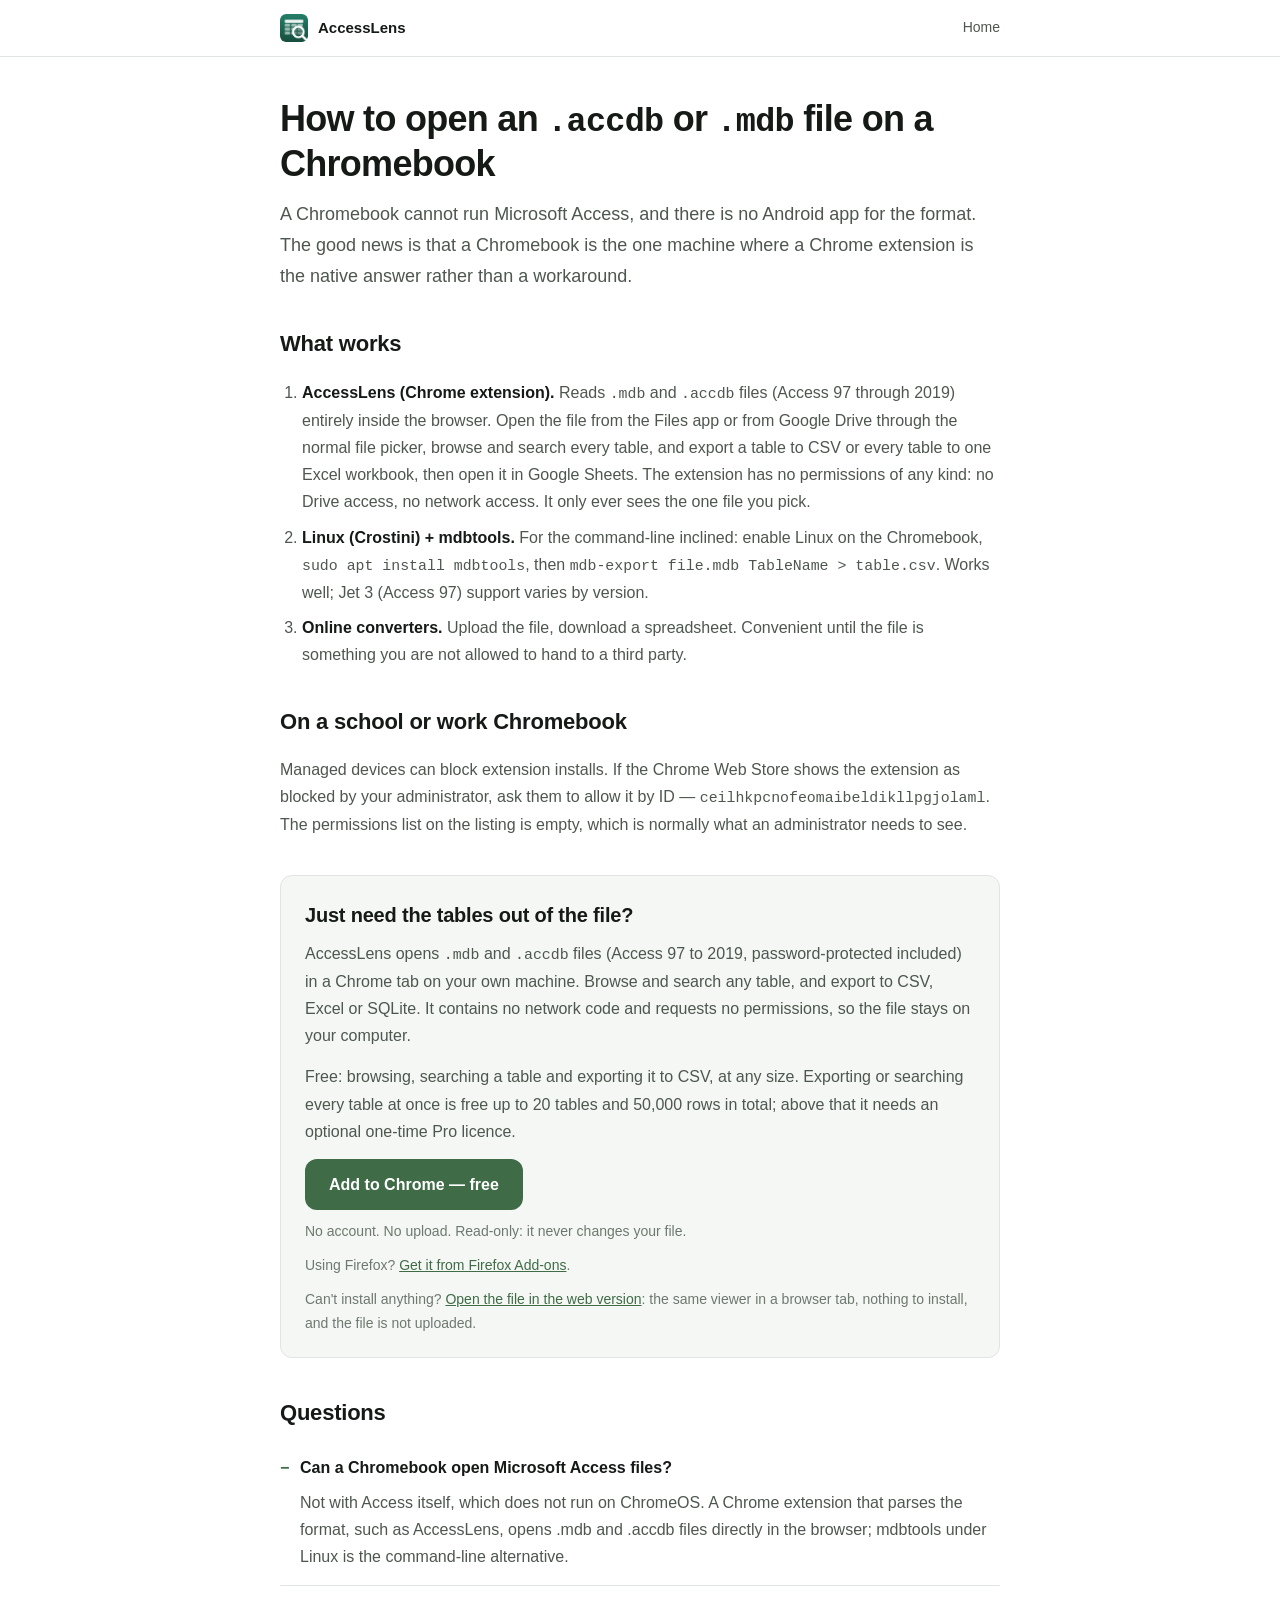
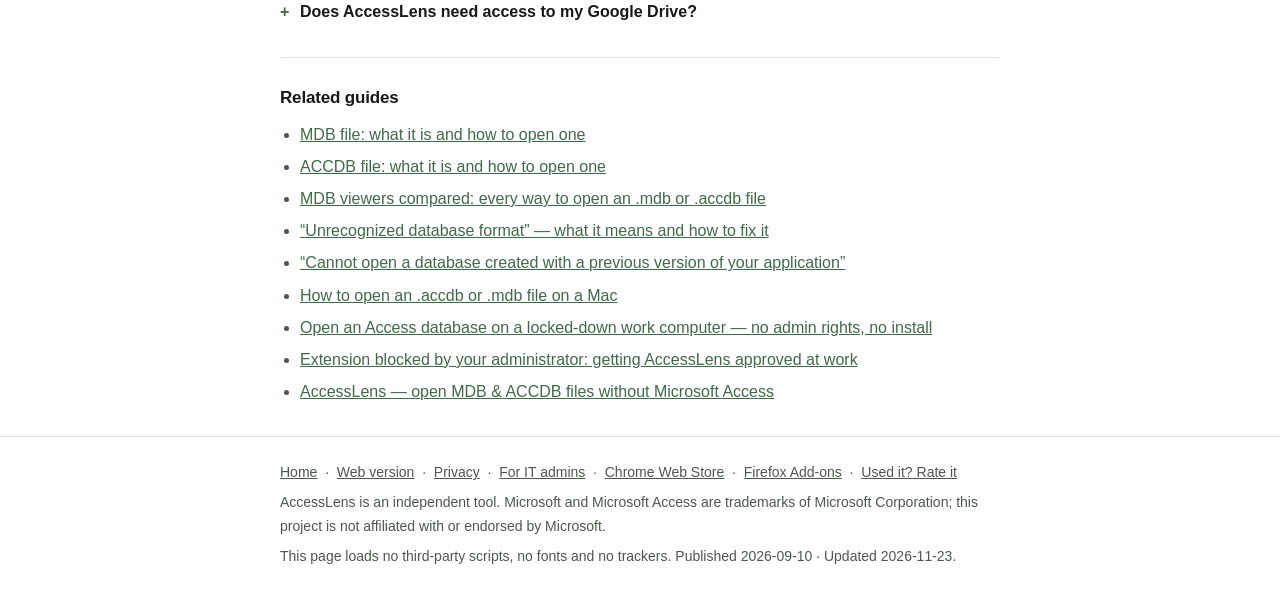
<file: accesslens/open-accdb-on-chromebook.html>
<!doctype html>
<html lang="en">
<head>
<meta charset="utf-8">
<meta name="viewport" content="width=device-width, initial-scale=1">
<title>Open an Access database (.accdb / .mdb) on a Chromebook</title>
<meta name="description" content="ChromeOS cannot run Access. How to open, search and export an .accdb or .mdb on a Chromebook with a free extension that keeps the file on the device.">
<link rel="canonical" href="https://phakeoa.github.io/accesslens/open-accdb-on-chromebook.html">
<meta name="robots" content="index,follow">
<meta name="theme-color" content="#3f6b47">
<meta property="og:type" content="article">
<meta property="og:title" content="Open an Access database (.accdb / .mdb) on a Chromebook">
<meta property="og:description" content="ChromeOS cannot run Access. How to open, search and export an .accdb or .mdb on a Chromebook with a free extension that keeps the file on the device.">
<meta property="og:url" content="https://phakeoa.github.io/accesslens/open-accdb-on-chromebook.html">
<meta property="og:image" content="https://phakeoa.github.io/accesslens/assets/screen1_browse.png">
<link rel="icon" type="image/png" href="assets/icon128.png">
<script type="application/ld+json">{"@context":"https://schema.org","@type":"TechArticle","headline":"How to open an .accdb or .mdb file on a Chromebook","description":"ChromeOS cannot run Access. How to open, search and export an .accdb or .mdb on a Chromebook with a free extension that keeps the file on the device.","url":"https://phakeoa.github.io/accesslens/open-accdb-on-chromebook.html","datePublished":"2026-09-10","dateModified":"2026-11-23","author":{"@type":"Person","name":"Phakeo Arounerangsy"},"about":{"@type":"SoftwareApplication","name":"AccessLens — Access Database Viewer","url":"https://phakeoa.github.io/accesslens/","applicationCategory":"UtilitiesApplication","operatingSystem":"Chrome"}}</script>
<script type="application/ld+json">{"@context":"https://schema.org","@type":"FAQPage","mainEntity":[{"@type":"Question","name":"Can a Chromebook open Microsoft Access files?","acceptedAnswer":{"@type":"Answer","text":"Not with Access itself, which does not run on ChromeOS. A Chrome extension that parses the format, such as AccessLens, opens .mdb and .accdb files directly in the browser; mdbtools under Linux is the command-line alternative."}},{"@type":"Question","name":"Does AccessLens need access to my Google Drive?","acceptedAnswer":{"@type":"Answer","text":"No. It requests no permissions at all. You pick a file through the standard file picker and only that file is read, on the device."}}]}</script>
<style>
:root{--bg:#ffffff;--bg-soft:#f5f7f4;--fg:#161a17;--fg-soft:#4d574f;--fg-faint:#6d7970;--line:#dfe5e0;--accent:#3f6b47;--accent-fg:#ffffff;--accent-soft:#eaf1eb;--radius:12px}
@media (prefers-color-scheme:dark){:root{--bg:#12150f;--bg-soft:#181c15;--fg:#eef2ea;--fg-soft:#b6c0b5;--fg-faint:#8d998c;--line:#2c3429;--accent:#8fc79a;--accent-fg:#10150f;--accent-soft:#1f2a20}}
*{box-sizing:border-box}html{-webkit-text-size-adjust:100%}
body{margin:0;background:var(--bg);color:var(--fg);font:16px/1.7 -apple-system,BlinkMacSystemFont,"Segoe UI",Roboto,Helvetica,Arial,sans-serif}
.wrap{max-width:760px;margin:0 auto;padding:0 20px}a{color:var(--accent)}code{font-size:.93em}
header.site{border-bottom:1px solid var(--line)}header.site .wrap{display:flex;align-items:center;gap:10px;padding:14px 20px}
header.site img{width:28px;height:28px;border-radius:6px}header.site b{font-size:15px}header.site .sp{flex:1}header.site a.top{font-size:14px;text-decoration:none;color:var(--fg-soft)}
article{padding:40px 0 20px}h1{font-size:clamp(26px,4.5vw,36px);line-height:1.2;letter-spacing:-.02em;margin:0 0 14px}
p.lede{font-size:18px;color:var(--fg-soft);margin:0 0 28px}h2{font-size:22px;margin:34px 0 10px;letter-spacing:-.01em}
p,li{color:var(--fg-soft)}ol,ul{padding-left:22px}li{margin:8px 0}li strong,p strong{color:var(--fg)}
.cta-box{background:var(--bg-soft);border:1px solid var(--line);border-radius:var(--radius);padding:22px 24px;margin:36px 0}
.cta-box h2{margin:0 0 8px;font-size:20px}.cta-box p{margin:0 0 14px}
.cta{display:inline-block;background:var(--accent);color:var(--accent-fg);text-decoration:none;font-weight:600;padding:12px 24px;border-radius:var(--radius)}
.cta-sub{display:block;margin-top:10px;font-size:14px;color:var(--fg-faint)}
details{border-bottom:1px solid var(--line);padding:12px 0}details:last-of-type{border-bottom:none}
summary{cursor:pointer;font-weight:600;list-style:none}summary::-webkit-details-marker{display:none}
summary::before{content:"+";display:inline-block;width:20px;color:var(--accent);font-weight:700}details[open] summary::before{content:"\2212"}
details p{margin:8px 0 2px 20px}
nav.more{border-top:1px solid var(--line);padding:26px 0}nav.more h2{font-size:17px;margin:0 0 8px}nav.more ul{margin:0;padding-left:20px}nav.more li{margin:5px 0}
footer.site{border-top:1px solid var(--line);padding:24px 0 40px;color:var(--fg-faint);font-size:14px}footer.site a{color:var(--fg-soft)}footer.site p{margin:0 0 6px}
blockquote{margin:14px 0;padding:12px 18px;border-left:3px solid var(--accent);background:var(--bg-soft);border-radius:0 var(--radius) var(--radius) 0}blockquote p{margin:0;color:var(--fg)}
.tablewrap{overflow-x:auto;margin:14px 0;border:1px solid var(--line);border-radius:var(--radius)}
table{width:100%;min-width:640px;border-collapse:collapse;font-size:14.5px;line-height:1.5}
th,td{padding:9px 12px;text-align:left;vertical-align:top;border-bottom:1px solid var(--line)}
tr:last-child td{border-bottom:none}th{background:var(--bg-soft);color:var(--fg);font-weight:600}td{color:var(--fg-soft)}td:first-child{color:var(--fg);font-weight:600}
th:first-child,td:first-child{position:sticky;left:0;z-index:1}th:first-child{background:var(--bg-soft)}td:first-child{background:var(--bg)}
p.note{font-size:14px;color:var(--fg-faint)}
</style>
</head>
<body>
<header class="site">
  <div class="wrap">
    <img src="assets/icon128.png" alt="">
    <b>AccessLens</b>
    <span class="sp"></span>
    <a class="top" href="./">Home</a>
  </div>
</header>
<main>
<div class="wrap">
<article>
  <h1>How to open an <code>.accdb</code> or <code>.mdb</code> file on a Chromebook</h1>
  <p class="lede">A Chromebook cannot run Microsoft Access, and there is no Android app for the format. The good news is that a Chromebook is the one machine where a Chrome extension is the native answer rather than a workaround.</p>
  <h2>What works</h2>
<ol>
          <li><strong>AccessLens (Chrome extension).</strong> Reads <code>.mdb</code> and <code>.accdb</code> files (Access 97 through 2019) entirely inside the browser. Open the file from the Files app or from Google Drive through the normal file picker, browse and search every table, and export a table to CSV or every table to one Excel workbook, then open it in Google Sheets. The extension has no permissions of any kind: no Drive access, no network access. It only ever sees the one file you pick.</li>
          <li><strong>Linux (Crostini) + mdbtools.</strong> For the command-line inclined: enable Linux on the Chromebook, <code>sudo apt install mdbtools</code>, then <code>mdb-export file.mdb TableName &gt; table.csv</code>. Works well; Jet 3 (Access 97) support varies by version.</li>
          <li><strong>Online converters.</strong> Upload the file, download a spreadsheet. Convenient until the file is something you are not allowed to hand to a third party.</li>
        </ol>

  <h2>On a school or work Chromebook</h2>
<p>Managed devices can block extension installs. If the Chrome Web Store shows the extension as
        blocked by your administrator, ask them to allow it by ID — <code>ceilhkpcnofeomaibeldikllpgjolaml</code>.
        The permissions list on the listing is empty, which is normally what an administrator needs to see.</p>

  <div class="cta-box">
    <h2>Just need the tables out of the file?</h2>
    <p>AccessLens opens <code>.mdb</code> and <code>.accdb</code> files (Access 97 to 2019, password-protected included) in a Chrome tab on your own machine. Browse and search any table, and export to CSV, Excel or SQLite. It contains no network code and requests no permissions, so the file stays on your computer.</p>
    <p>Free: browsing, searching a table and exporting it to CSV, at any size. Exporting or searching every table at once is free up to 20 tables and 50,000 rows in total; above that it needs an optional one-time Pro licence.</p>
    <a class="cta" href="https://chromewebstore.google.com/detail/ceilhkpcnofeomaibeldikllpgjolaml?utm_source=accesslens_site&amp;utm_medium=referral&amp;utm_campaign=open-accdb-on-chromebook&amp;utm_content=cta">Add to Chrome — free</a>
    <span class="cta-sub">No account. No upload. Read-only: it never changes your file.</span>
    <span class="cta-sub">Using Firefox? <a href="https://addons.mozilla.org/firefox/addon/accesslens/?utm_source=accesslens_site&amp;utm_medium=referral&amp;utm_campaign=open-accdb-on-chromebook&amp;utm_content=cta">Get it from Firefox Add-ons</a>.</span>
    <span class="cta-sub">Can't install anything? <a href="app/">Open the file in the web version</a>: the same viewer in a browser tab, nothing to install, and the file is not uploaded.</span>
  </div>

  <h2>Questions</h2>
  <details open>
    <summary>Can a Chromebook open Microsoft Access files?</summary>
    <p>Not with Access itself, which does not run on ChromeOS. A Chrome extension that parses the format, such as AccessLens, opens .mdb and .accdb files directly in the browser; mdbtools under Linux is the command-line alternative.</p>
  </details>
  <details>
    <summary>Does AccessLens need access to my Google Drive?</summary>
    <p>No. It requests no permissions at all. You pick a file through the standard file picker and only that file is read, on the device.</p>
  </details>
</article>

<nav class="more">
  <h2>Related guides</h2>
  <ul>
      <li><a href="how-to-open-mdb-file.html">MDB file: what it is and how to open one</a></li>
      <li><a href="how-to-open-accdb-file.html">ACCDB file: what it is and how to open one</a></li>
      <li><a href="mdb-viewer.html">MDB viewers compared: every way to open an .mdb or .accdb file</a></li>
      <li><a href="unrecognized-database-format.html">“Unrecognized database format” — what it means and how to fix it</a></li>
      <li><a href="cannot-open-database-created-with-previous-version.html">“Cannot open a database created with a previous version of your application”</a></li>
      <li><a href="open-accdb-on-mac.html">How to open an .accdb or .mdb file on a Mac</a></li>
      <li><a href="open-access-database-without-admin-rights.html">Open an Access database on a locked-down work computer — no admin rights, no install</a></li>
      <li><a href="extension-blocked-by-administrator.html">Extension blocked by your administrator: getting AccessLens approved at work</a></li>
      <li><a href="./">AccessLens — open MDB &amp; ACCDB files without Microsoft Access</a></li>
  </ul>
</nav>
</div>
</main>
<footer class="site">
  <div class="wrap">
    <p><a href="./">Home</a> &nbsp;·&nbsp; <a href="app/">Web version</a> &nbsp;·&nbsp; <a href="privacy.html">Privacy</a> &nbsp;·&nbsp; <a href="extension-blocked-by-administrator.html">For IT admins</a> &nbsp;·&nbsp; <a href="https://chromewebstore.google.com/detail/ceilhkpcnofeomaibeldikllpgjolaml?utm_source=accesslens_site&amp;utm_medium=referral&amp;utm_campaign=open-accdb-on-chromebook&amp;utm_content=footer">Chrome Web Store</a> &nbsp;·&nbsp; <a href="https://addons.mozilla.org/firefox/addon/accesslens/?utm_source=accesslens_site&amp;utm_medium=referral&amp;utm_campaign=open-accdb-on-chromebook&amp;utm_content=footer">Firefox Add-ons</a> &nbsp;·&nbsp; <a href="https://chromewebstore.google.com/detail/ceilhkpcnofeomaibeldikllpgjolaml/reviews">Used it? Rate it</a></p>
    <p>AccessLens is an independent tool. Microsoft and Microsoft Access are trademarks of Microsoft Corporation; this project is not affiliated with or endorsed by Microsoft.</p>
    <p>This page loads no third-party scripts, no fonts and no trackers. Published 2026-09-10 · Updated 2026-11-23.</p>
  </div>
</footer>
</body>
</html>
</file>
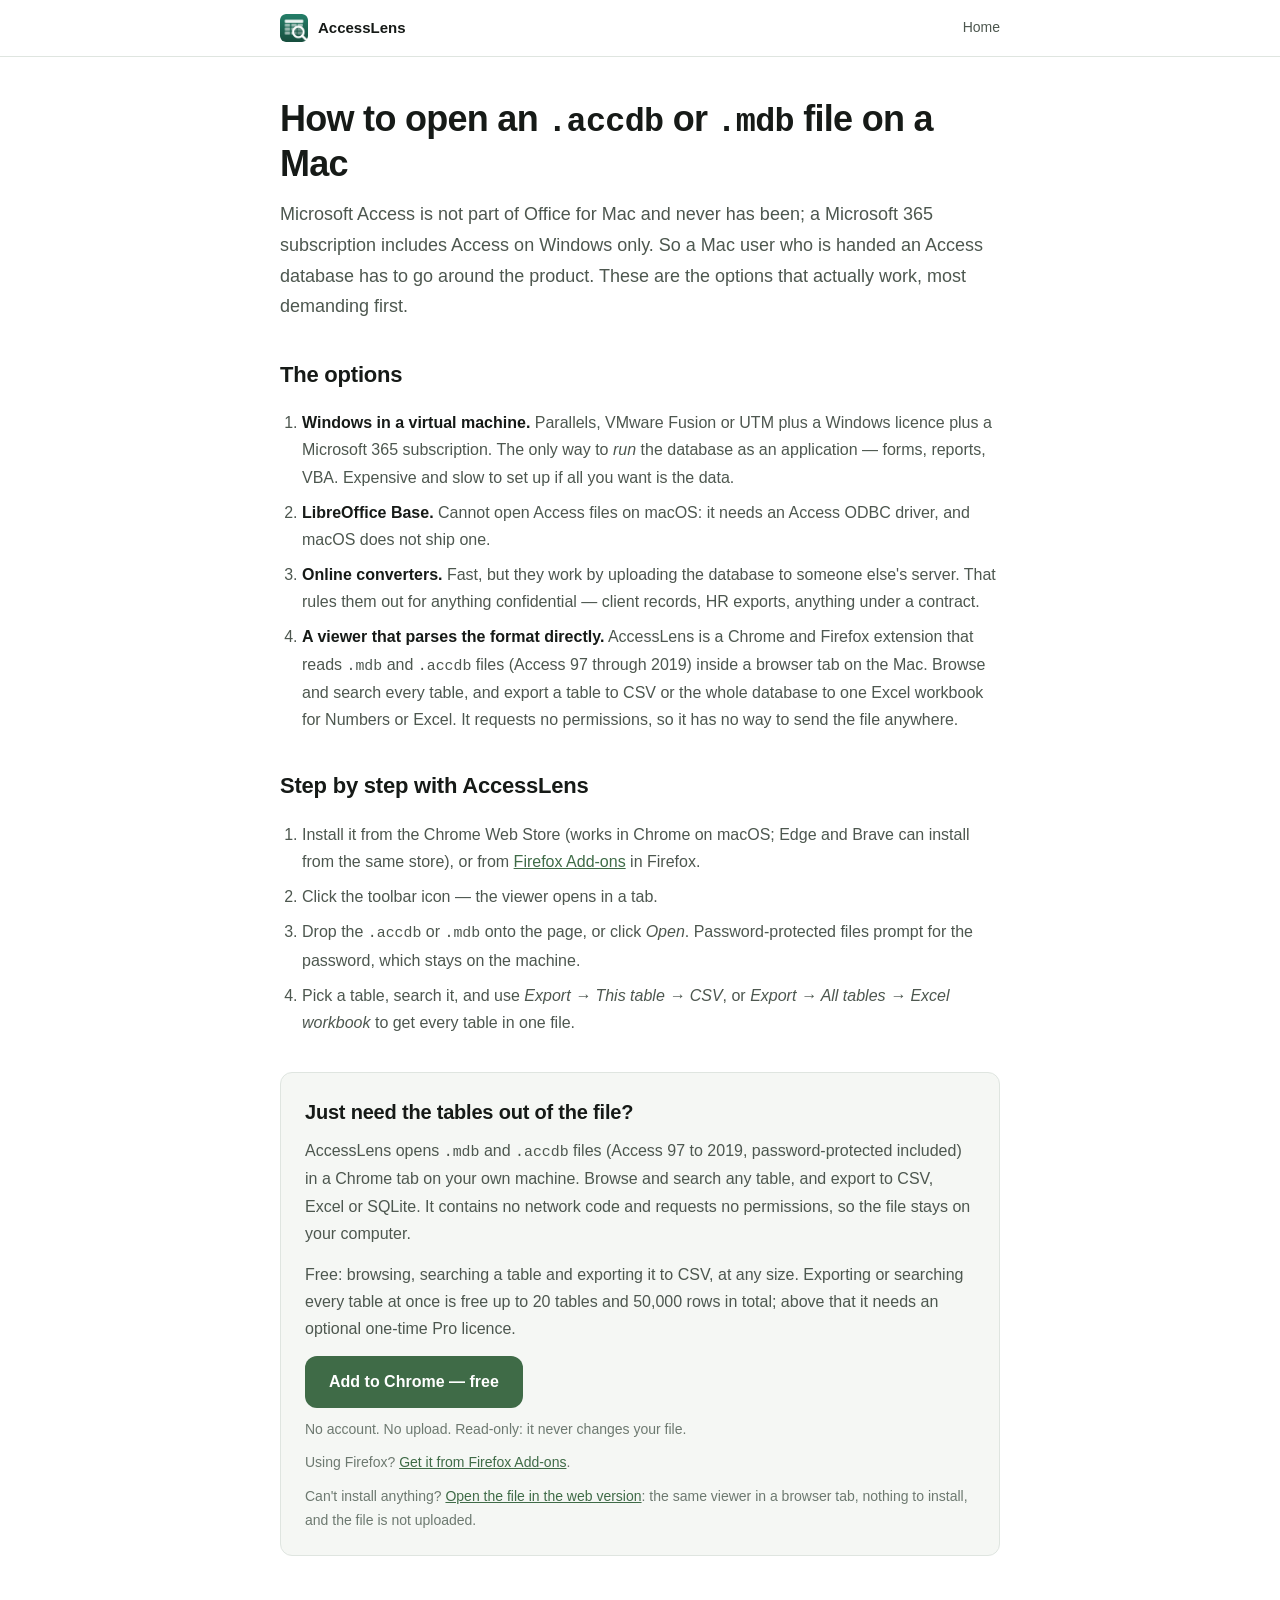
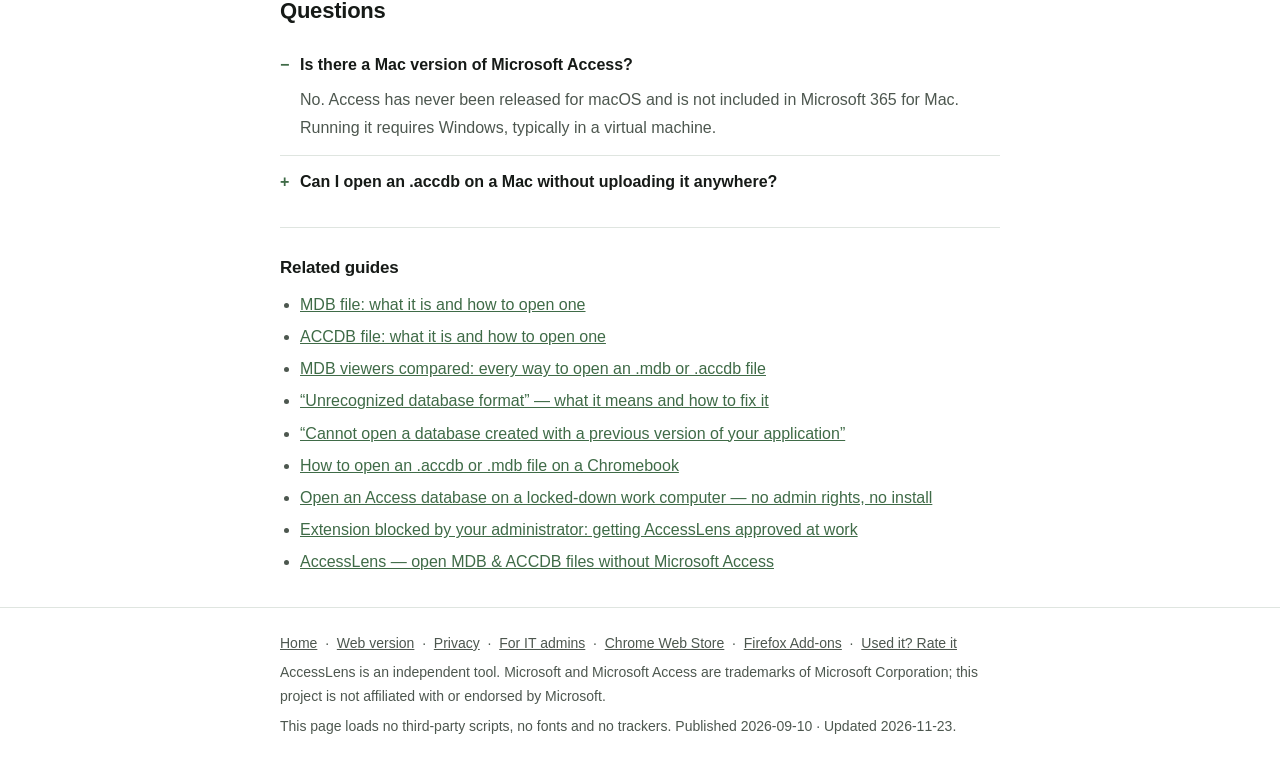
<file: accesslens/open-accdb-on-mac.html>
<!doctype html>
<html lang="en">
<head>
<meta charset="utf-8">
<meta name="viewport" content="width=device-width, initial-scale=1">
<title>Open an .accdb or .mdb file on a Mac (no Access needed)</title>
<meta name="description" content="Access has never shipped for macOS. What works for opening an .accdb or .mdb on a Mac, from a Windows VM to a free extension that keeps the file local.">
<link rel="canonical" href="https://phakeoa.github.io/accesslens/open-accdb-on-mac.html">
<meta name="robots" content="index,follow">
<meta name="theme-color" content="#3f6b47">
<meta property="og:type" content="article">
<meta property="og:title" content="Open an .accdb or .mdb file on a Mac (no Access needed)">
<meta property="og:description" content="Access has never shipped for macOS. What works for opening an .accdb or .mdb on a Mac, from a Windows VM to a free extension that keeps the file local.">
<meta property="og:url" content="https://phakeoa.github.io/accesslens/open-accdb-on-mac.html">
<meta property="og:image" content="https://phakeoa.github.io/accesslens/assets/screen1_browse.png">
<link rel="icon" type="image/png" href="assets/icon128.png">
<script type="application/ld+json">{"@context":"https://schema.org","@type":"TechArticle","headline":"How to open an .accdb or .mdb file on a Mac","description":"Access has never shipped for macOS. What works for opening an .accdb or .mdb on a Mac, from a Windows VM to a free extension that keeps the file local.","url":"https://phakeoa.github.io/accesslens/open-accdb-on-mac.html","datePublished":"2026-09-10","dateModified":"2026-11-23","author":{"@type":"Person","name":"Phakeo Arounerangsy"},"about":{"@type":"SoftwareApplication","name":"AccessLens — Access Database Viewer","url":"https://phakeoa.github.io/accesslens/","applicationCategory":"UtilitiesApplication","operatingSystem":"Chrome"}}</script>
<script type="application/ld+json">{"@context":"https://schema.org","@type":"FAQPage","mainEntity":[{"@type":"Question","name":"Is there a Mac version of Microsoft Access?","acceptedAnswer":{"@type":"Answer","text":"No. Access has never been released for macOS and is not included in Microsoft 365 for Mac. Running it requires Windows, typically in a virtual machine."}},{"@type":"Question","name":"Can I open an .accdb on a Mac without uploading it anywhere?","acceptedAnswer":{"@type":"Answer","text":"Yes. AccessLens is a Chrome extension that parses the file locally in the browser. It requests no network permission, so the database never leaves the Mac."}}]}</script>
<style>
:root{--bg:#ffffff;--bg-soft:#f5f7f4;--fg:#161a17;--fg-soft:#4d574f;--fg-faint:#6d7970;--line:#dfe5e0;--accent:#3f6b47;--accent-fg:#ffffff;--accent-soft:#eaf1eb;--radius:12px}
@media (prefers-color-scheme:dark){:root{--bg:#12150f;--bg-soft:#181c15;--fg:#eef2ea;--fg-soft:#b6c0b5;--fg-faint:#8d998c;--line:#2c3429;--accent:#8fc79a;--accent-fg:#10150f;--accent-soft:#1f2a20}}
*{box-sizing:border-box}html{-webkit-text-size-adjust:100%}
body{margin:0;background:var(--bg);color:var(--fg);font:16px/1.7 -apple-system,BlinkMacSystemFont,"Segoe UI",Roboto,Helvetica,Arial,sans-serif}
.wrap{max-width:760px;margin:0 auto;padding:0 20px}a{color:var(--accent)}code{font-size:.93em}
header.site{border-bottom:1px solid var(--line)}header.site .wrap{display:flex;align-items:center;gap:10px;padding:14px 20px}
header.site img{width:28px;height:28px;border-radius:6px}header.site b{font-size:15px}header.site .sp{flex:1}header.site a.top{font-size:14px;text-decoration:none;color:var(--fg-soft)}
article{padding:40px 0 20px}h1{font-size:clamp(26px,4.5vw,36px);line-height:1.2;letter-spacing:-.02em;margin:0 0 14px}
p.lede{font-size:18px;color:var(--fg-soft);margin:0 0 28px}h2{font-size:22px;margin:34px 0 10px;letter-spacing:-.01em}
p,li{color:var(--fg-soft)}ol,ul{padding-left:22px}li{margin:8px 0}li strong,p strong{color:var(--fg)}
.cta-box{background:var(--bg-soft);border:1px solid var(--line);border-radius:var(--radius);padding:22px 24px;margin:36px 0}
.cta-box h2{margin:0 0 8px;font-size:20px}.cta-box p{margin:0 0 14px}
.cta{display:inline-block;background:var(--accent);color:var(--accent-fg);text-decoration:none;font-weight:600;padding:12px 24px;border-radius:var(--radius)}
.cta-sub{display:block;margin-top:10px;font-size:14px;color:var(--fg-faint)}
details{border-bottom:1px solid var(--line);padding:12px 0}details:last-of-type{border-bottom:none}
summary{cursor:pointer;font-weight:600;list-style:none}summary::-webkit-details-marker{display:none}
summary::before{content:"+";display:inline-block;width:20px;color:var(--accent);font-weight:700}details[open] summary::before{content:"\2212"}
details p{margin:8px 0 2px 20px}
nav.more{border-top:1px solid var(--line);padding:26px 0}nav.more h2{font-size:17px;margin:0 0 8px}nav.more ul{margin:0;padding-left:20px}nav.more li{margin:5px 0}
footer.site{border-top:1px solid var(--line);padding:24px 0 40px;color:var(--fg-faint);font-size:14px}footer.site a{color:var(--fg-soft)}footer.site p{margin:0 0 6px}
blockquote{margin:14px 0;padding:12px 18px;border-left:3px solid var(--accent);background:var(--bg-soft);border-radius:0 var(--radius) var(--radius) 0}blockquote p{margin:0;color:var(--fg)}
.tablewrap{overflow-x:auto;margin:14px 0;border:1px solid var(--line);border-radius:var(--radius)}
table{width:100%;min-width:640px;border-collapse:collapse;font-size:14.5px;line-height:1.5}
th,td{padding:9px 12px;text-align:left;vertical-align:top;border-bottom:1px solid var(--line)}
tr:last-child td{border-bottom:none}th{background:var(--bg-soft);color:var(--fg);font-weight:600}td{color:var(--fg-soft)}td:first-child{color:var(--fg);font-weight:600}
th:first-child,td:first-child{position:sticky;left:0;z-index:1}th:first-child{background:var(--bg-soft)}td:first-child{background:var(--bg)}
p.note{font-size:14px;color:var(--fg-faint)}
</style>
</head>
<body>
<header class="site">
  <div class="wrap">
    <img src="assets/icon128.png" alt="">
    <b>AccessLens</b>
    <span class="sp"></span>
    <a class="top" href="./">Home</a>
  </div>
</header>
<main>
<div class="wrap">
<article>
  <h1>How to open an <code>.accdb</code> or <code>.mdb</code> file on a Mac</h1>
  <p class="lede">Microsoft Access is not part of Office for Mac and never has been; a Microsoft 365 subscription includes Access on Windows only. So a Mac user who is handed an Access database has to go around the product. These are the options that actually work, most demanding first.</p>
  <h2>The options</h2>
<ol>
          <li><strong>Windows in a virtual machine.</strong> Parallels, VMware Fusion or UTM plus a Windows licence plus a Microsoft 365 subscription. The only way to <em>run</em> the database as an application — forms, reports, VBA. Expensive and slow to set up if all you want is the data.</li>
          <li><strong>LibreOffice Base.</strong> Cannot open Access files on macOS: it needs an Access ODBC driver, and macOS does not ship one.</li>
          <li><strong>Online converters.</strong> Fast, but they work by uploading the database to someone else's server. That rules them out for anything confidential — client records, HR exports, anything under a contract.</li>
          <li><strong>A viewer that parses the format directly.</strong> AccessLens is a Chrome and Firefox extension that reads <code>.mdb</code> and <code>.accdb</code> files (Access 97 through 2019) inside a browser tab on the Mac. Browse and search every table, and export a table to CSV or the whole database to one Excel workbook for Numbers or Excel. It requests no permissions, so it has no way to send the file anywhere.</li>
        </ol>

  <h2>Step by step with AccessLens</h2>
<ol>
          <li>Install it from the Chrome Web Store (works in Chrome on macOS; Edge and Brave can install from the same store), or from <a href="https://addons.mozilla.org/firefox/addon/accesslens/?utm_source=accesslens_site&amp;utm_medium=referral&amp;utm_campaign=open-accdb-on-mac&amp;utm_content=step">Firefox Add-ons</a> in Firefox.</li>
          <li>Click the toolbar icon — the viewer opens in a tab.</li>
          <li>Drop the <code>.accdb</code> or <code>.mdb</code> onto the page, or click <em>Open</em>. Password-protected files prompt for the password, which stays on the machine.</li>
          <li>Pick a table, search it, and use <em>Export → This table → CSV</em>, or <em>Export → All tables → Excel workbook</em> to get every table in one file.</li>
        </ol>

  <div class="cta-box">
    <h2>Just need the tables out of the file?</h2>
    <p>AccessLens opens <code>.mdb</code> and <code>.accdb</code> files (Access 97 to 2019, password-protected included) in a Chrome tab on your own machine. Browse and search any table, and export to CSV, Excel or SQLite. It contains no network code and requests no permissions, so the file stays on your computer.</p>
    <p>Free: browsing, searching a table and exporting it to CSV, at any size. Exporting or searching every table at once is free up to 20 tables and 50,000 rows in total; above that it needs an optional one-time Pro licence.</p>
    <a class="cta" href="https://chromewebstore.google.com/detail/ceilhkpcnofeomaibeldikllpgjolaml?utm_source=accesslens_site&amp;utm_medium=referral&amp;utm_campaign=open-accdb-on-mac&amp;utm_content=cta">Add to Chrome — free</a>
    <span class="cta-sub">No account. No upload. Read-only: it never changes your file.</span>
    <span class="cta-sub">Using Firefox? <a href="https://addons.mozilla.org/firefox/addon/accesslens/?utm_source=accesslens_site&amp;utm_medium=referral&amp;utm_campaign=open-accdb-on-mac&amp;utm_content=cta">Get it from Firefox Add-ons</a>.</span>
    <span class="cta-sub">Can't install anything? <a href="app/">Open the file in the web version</a>: the same viewer in a browser tab, nothing to install, and the file is not uploaded.</span>
  </div>

  <h2>Questions</h2>
  <details open>
    <summary>Is there a Mac version of Microsoft Access?</summary>
    <p>No. Access has never been released for macOS and is not included in Microsoft 365 for Mac. Running it requires Windows, typically in a virtual machine.</p>
  </details>
  <details>
    <summary>Can I open an .accdb on a Mac without uploading it anywhere?</summary>
    <p>Yes. AccessLens is a Chrome extension that parses the file locally in the browser. It requests no network permission, so the database never leaves the Mac.</p>
  </details>
</article>

<nav class="more">
  <h2>Related guides</h2>
  <ul>
      <li><a href="how-to-open-mdb-file.html">MDB file: what it is and how to open one</a></li>
      <li><a href="how-to-open-accdb-file.html">ACCDB file: what it is and how to open one</a></li>
      <li><a href="mdb-viewer.html">MDB viewers compared: every way to open an .mdb or .accdb file</a></li>
      <li><a href="unrecognized-database-format.html">“Unrecognized database format” — what it means and how to fix it</a></li>
      <li><a href="cannot-open-database-created-with-previous-version.html">“Cannot open a database created with a previous version of your application”</a></li>
      <li><a href="open-accdb-on-chromebook.html">How to open an .accdb or .mdb file on a Chromebook</a></li>
      <li><a href="open-access-database-without-admin-rights.html">Open an Access database on a locked-down work computer — no admin rights, no install</a></li>
      <li><a href="extension-blocked-by-administrator.html">Extension blocked by your administrator: getting AccessLens approved at work</a></li>
      <li><a href="./">AccessLens — open MDB &amp; ACCDB files without Microsoft Access</a></li>
  </ul>
</nav>
</div>
</main>
<footer class="site">
  <div class="wrap">
    <p><a href="./">Home</a> &nbsp;·&nbsp; <a href="app/">Web version</a> &nbsp;·&nbsp; <a href="privacy.html">Privacy</a> &nbsp;·&nbsp; <a href="extension-blocked-by-administrator.html">For IT admins</a> &nbsp;·&nbsp; <a href="https://chromewebstore.google.com/detail/ceilhkpcnofeomaibeldikllpgjolaml?utm_source=accesslens_site&amp;utm_medium=referral&amp;utm_campaign=open-accdb-on-mac&amp;utm_content=footer">Chrome Web Store</a> &nbsp;·&nbsp; <a href="https://addons.mozilla.org/firefox/addon/accesslens/?utm_source=accesslens_site&amp;utm_medium=referral&amp;utm_campaign=open-accdb-on-mac&amp;utm_content=footer">Firefox Add-ons</a> &nbsp;·&nbsp; <a href="https://chromewebstore.google.com/detail/ceilhkpcnofeomaibeldikllpgjolaml/reviews">Used it? Rate it</a></p>
    <p>AccessLens is an independent tool. Microsoft and Microsoft Access are trademarks of Microsoft Corporation; this project is not affiliated with or endorsed by Microsoft.</p>
    <p>This page loads no third-party scripts, no fonts and no trackers. Published 2026-09-10 · Updated 2026-11-23.</p>
  </div>
</footer>
</body>
</html>
</file>
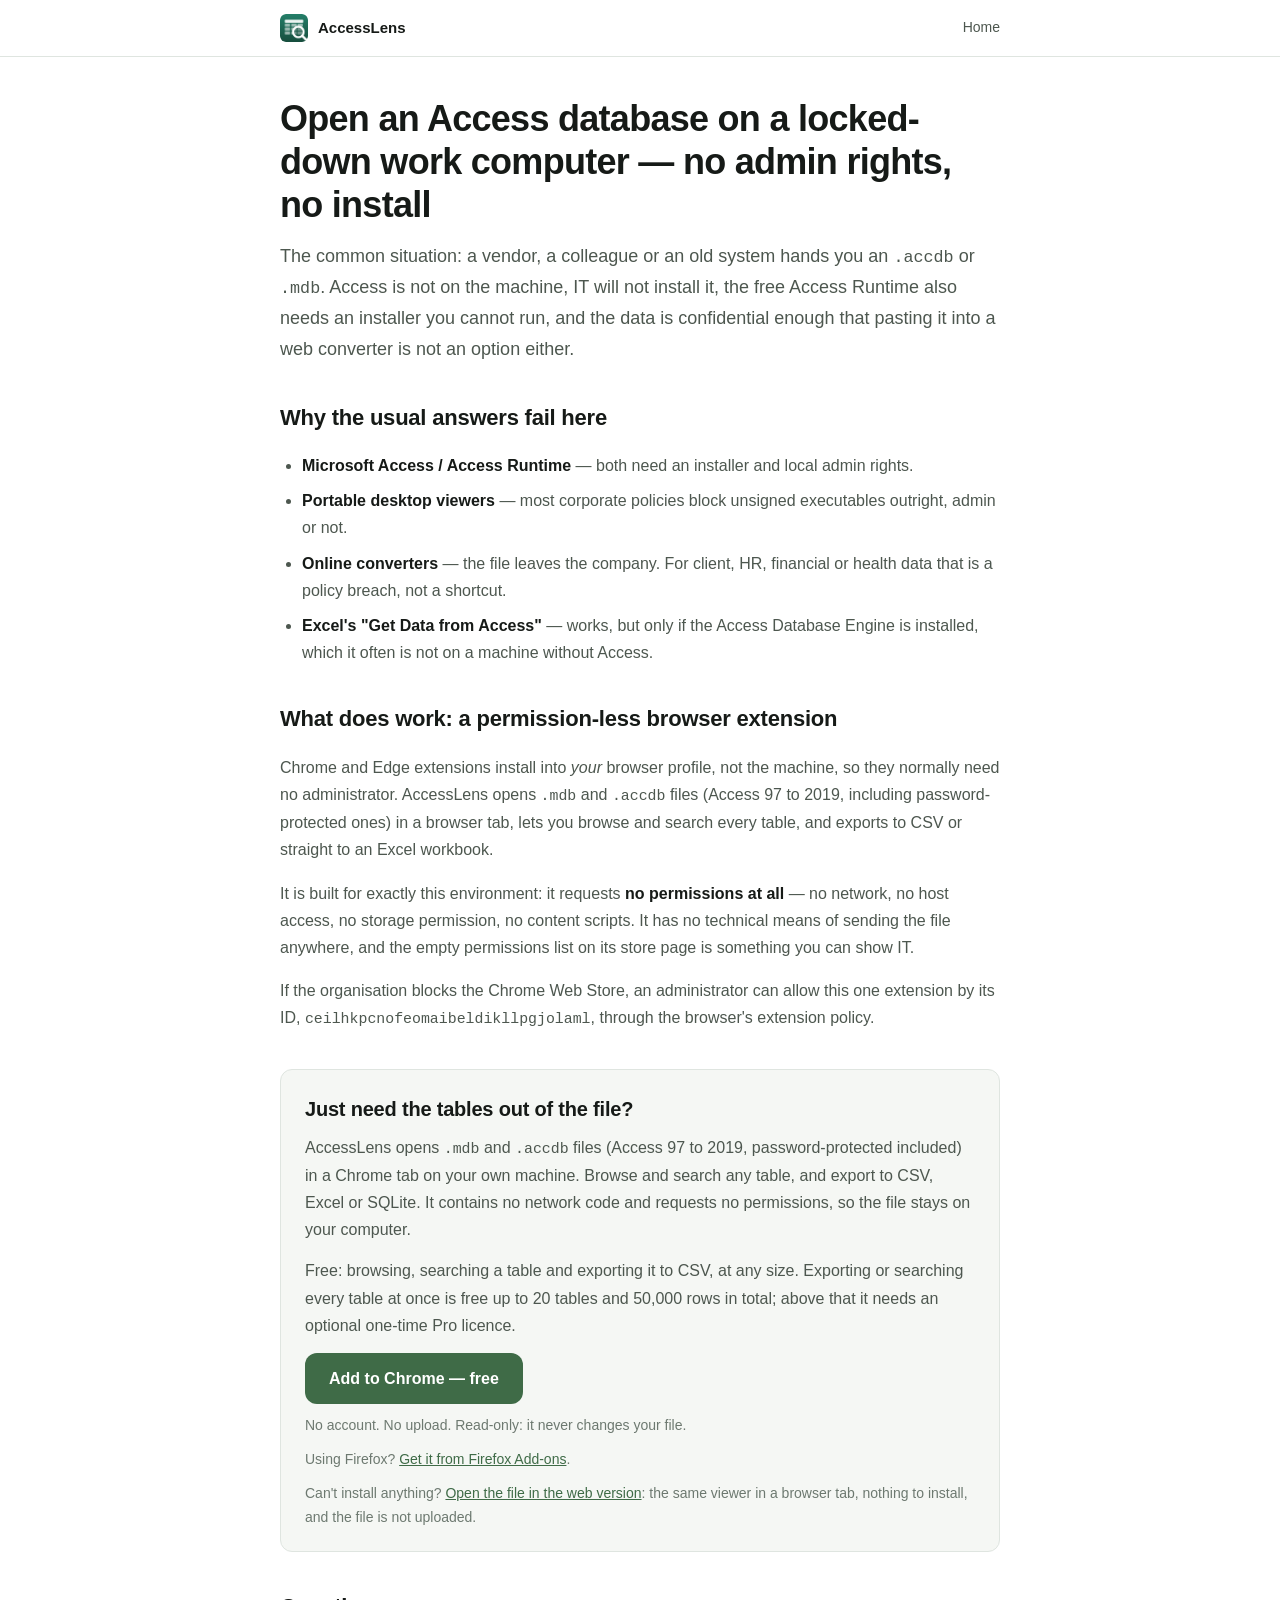
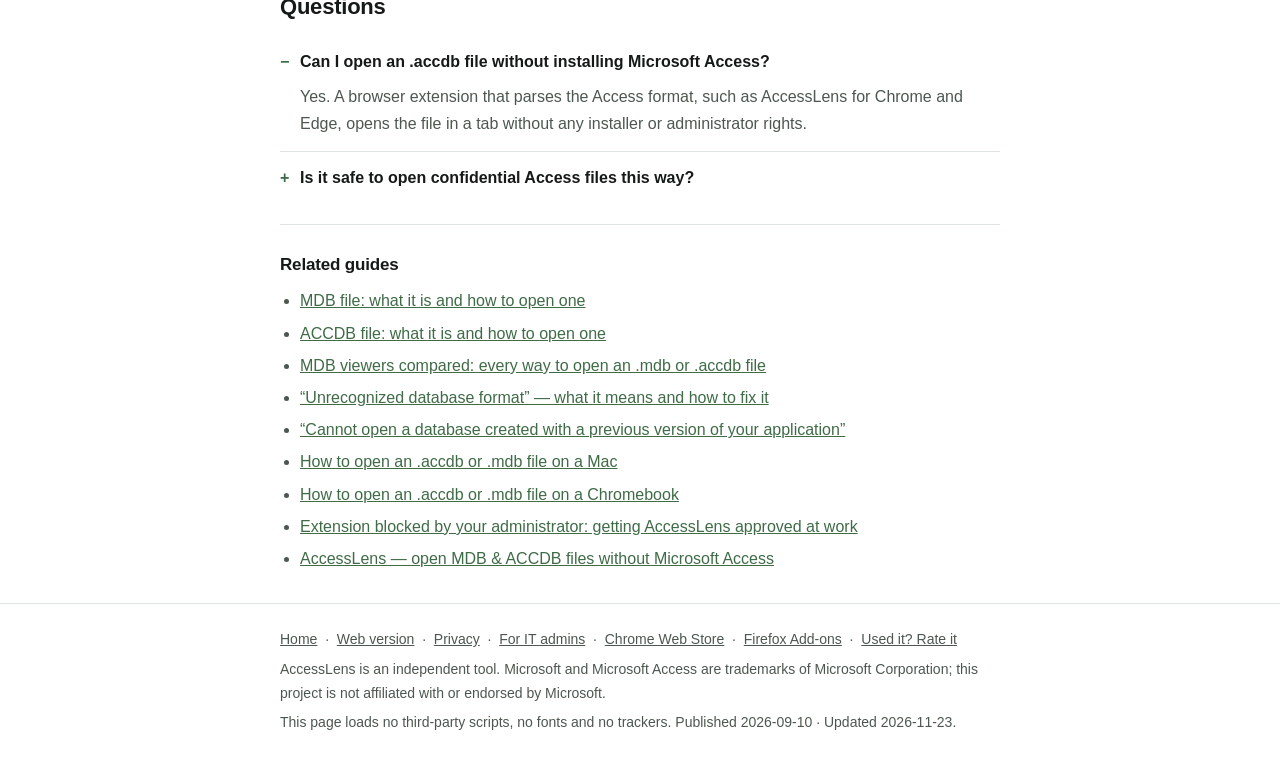
<file: accesslens/open-access-database-without-admin-rights.html>
<!doctype html>
<html lang="en">
<head>
<meta charset="utf-8">
<meta name="viewport" content="width=device-width, initial-scale=1">
<title>Open an Access database without admin rights (no install)</title>
<meta name="description" content="On a locked-down work laptop you cannot install Access or its Runtime, and cannot upload the file to a converter. How to read an .accdb or .mdb anyway.">
<link rel="canonical" href="https://phakeoa.github.io/accesslens/open-access-database-without-admin-rights.html">
<meta name="robots" content="index,follow">
<meta name="theme-color" content="#3f6b47">
<meta property="og:type" content="article">
<meta property="og:title" content="Open an Access database without admin rights (no install)">
<meta property="og:description" content="On a locked-down work laptop you cannot install Access or its Runtime, and cannot upload the file to a converter. How to read an .accdb or .mdb anyway.">
<meta property="og:url" content="https://phakeoa.github.io/accesslens/open-access-database-without-admin-rights.html">
<meta property="og:image" content="https://phakeoa.github.io/accesslens/assets/screen1_browse.png">
<link rel="icon" type="image/png" href="assets/icon128.png">
<script type="application/ld+json">{"@context":"https://schema.org","@type":"TechArticle","headline":"Open an Access database on a locked-down work computer — no admin rights, no install","description":"On a locked-down work laptop you cannot install Access or its Runtime, and cannot upload the file to a converter. How to read an .accdb or .mdb anyway.","url":"https://phakeoa.github.io/accesslens/open-access-database-without-admin-rights.html","datePublished":"2026-09-10","dateModified":"2026-11-23","author":{"@type":"Person","name":"Phakeo Arounerangsy"},"about":{"@type":"SoftwareApplication","name":"AccessLens — Access Database Viewer","url":"https://phakeoa.github.io/accesslens/","applicationCategory":"UtilitiesApplication","operatingSystem":"Chrome"}}</script>
<script type="application/ld+json">{"@context":"https://schema.org","@type":"FAQPage","mainEntity":[{"@type":"Question","name":"Can I open an .accdb file without installing Microsoft Access?","acceptedAnswer":{"@type":"Answer","text":"Yes. A browser extension that parses the Access format, such as AccessLens for Chrome and Edge, opens the file in a tab without any installer or administrator rights."}},{"@type":"Question","name":"Is it safe to open confidential Access files this way?","acceptedAnswer":{"@type":"Answer","text":"AccessLens requests no network permission, so the file is processed inside the browser tab and cannot be transmitted. You can confirm the empty permissions list on the store listing or use it with the network disconnected."}}]}</script>
<style>
:root{--bg:#ffffff;--bg-soft:#f5f7f4;--fg:#161a17;--fg-soft:#4d574f;--fg-faint:#6d7970;--line:#dfe5e0;--accent:#3f6b47;--accent-fg:#ffffff;--accent-soft:#eaf1eb;--radius:12px}
@media (prefers-color-scheme:dark){:root{--bg:#12150f;--bg-soft:#181c15;--fg:#eef2ea;--fg-soft:#b6c0b5;--fg-faint:#8d998c;--line:#2c3429;--accent:#8fc79a;--accent-fg:#10150f;--accent-soft:#1f2a20}}
*{box-sizing:border-box}html{-webkit-text-size-adjust:100%}
body{margin:0;background:var(--bg);color:var(--fg);font:16px/1.7 -apple-system,BlinkMacSystemFont,"Segoe UI",Roboto,Helvetica,Arial,sans-serif}
.wrap{max-width:760px;margin:0 auto;padding:0 20px}a{color:var(--accent)}code{font-size:.93em}
header.site{border-bottom:1px solid var(--line)}header.site .wrap{display:flex;align-items:center;gap:10px;padding:14px 20px}
header.site img{width:28px;height:28px;border-radius:6px}header.site b{font-size:15px}header.site .sp{flex:1}header.site a.top{font-size:14px;text-decoration:none;color:var(--fg-soft)}
article{padding:40px 0 20px}h1{font-size:clamp(26px,4.5vw,36px);line-height:1.2;letter-spacing:-.02em;margin:0 0 14px}
p.lede{font-size:18px;color:var(--fg-soft);margin:0 0 28px}h2{font-size:22px;margin:34px 0 10px;letter-spacing:-.01em}
p,li{color:var(--fg-soft)}ol,ul{padding-left:22px}li{margin:8px 0}li strong,p strong{color:var(--fg)}
.cta-box{background:var(--bg-soft);border:1px solid var(--line);border-radius:var(--radius);padding:22px 24px;margin:36px 0}
.cta-box h2{margin:0 0 8px;font-size:20px}.cta-box p{margin:0 0 14px}
.cta{display:inline-block;background:var(--accent);color:var(--accent-fg);text-decoration:none;font-weight:600;padding:12px 24px;border-radius:var(--radius)}
.cta-sub{display:block;margin-top:10px;font-size:14px;color:var(--fg-faint)}
details{border-bottom:1px solid var(--line);padding:12px 0}details:last-of-type{border-bottom:none}
summary{cursor:pointer;font-weight:600;list-style:none}summary::-webkit-details-marker{display:none}
summary::before{content:"+";display:inline-block;width:20px;color:var(--accent);font-weight:700}details[open] summary::before{content:"\2212"}
details p{margin:8px 0 2px 20px}
nav.more{border-top:1px solid var(--line);padding:26px 0}nav.more h2{font-size:17px;margin:0 0 8px}nav.more ul{margin:0;padding-left:20px}nav.more li{margin:5px 0}
footer.site{border-top:1px solid var(--line);padding:24px 0 40px;color:var(--fg-faint);font-size:14px}footer.site a{color:var(--fg-soft)}footer.site p{margin:0 0 6px}
blockquote{margin:14px 0;padding:12px 18px;border-left:3px solid var(--accent);background:var(--bg-soft);border-radius:0 var(--radius) var(--radius) 0}blockquote p{margin:0;color:var(--fg)}
.tablewrap{overflow-x:auto;margin:14px 0;border:1px solid var(--line);border-radius:var(--radius)}
table{width:100%;min-width:640px;border-collapse:collapse;font-size:14.5px;line-height:1.5}
th,td{padding:9px 12px;text-align:left;vertical-align:top;border-bottom:1px solid var(--line)}
tr:last-child td{border-bottom:none}th{background:var(--bg-soft);color:var(--fg);font-weight:600}td{color:var(--fg-soft)}td:first-child{color:var(--fg);font-weight:600}
th:first-child,td:first-child{position:sticky;left:0;z-index:1}th:first-child{background:var(--bg-soft)}td:first-child{background:var(--bg)}
p.note{font-size:14px;color:var(--fg-faint)}
</style>
</head>
<body>
<header class="site">
  <div class="wrap">
    <img src="assets/icon128.png" alt="">
    <b>AccessLens</b>
    <span class="sp"></span>
    <a class="top" href="./">Home</a>
  </div>
</header>
<main>
<div class="wrap">
<article>
  <h1>Open an Access database on a locked-down work computer — no admin rights, no install</h1>
  <p class="lede">The common situation: a vendor, a colleague or an old system hands you an <code>.accdb</code> or <code>.mdb</code>. Access is not on the machine, IT will not install it, the free Access Runtime also needs an installer you cannot run, and the data is confidential enough that pasting it into a web converter is not an option either.</p>
  <h2>Why the usual answers fail here</h2>
<ul>
          <li><strong>Microsoft Access / Access Runtime</strong> — both need an installer and local admin rights.</li>
          <li><strong>Portable desktop viewers</strong> — most corporate policies block unsigned executables outright, admin or not.</li>
          <li><strong>Online converters</strong> — the file leaves the company. For client, HR, financial or health data that is a policy breach, not a shortcut.</li>
          <li><strong>Excel's "Get Data from Access"</strong> — works, but only if the Access Database Engine is installed, which it often is not on a machine without Access.</li>
        </ul>

  <h2>What does work: a permission-less browser extension</h2>
<p>Chrome and Edge extensions install into <em>your</em> browser profile, not the machine, so they
        normally need no administrator. AccessLens opens <code>.mdb</code> and <code>.accdb</code> files
        (Access 97 to 2019, including password-protected ones) in a browser tab, lets you browse and search
        every table, and exports to CSV or straight to an Excel workbook.</p>
        <p>It is built for exactly this environment: it requests <strong>no permissions at all</strong> — no
        network, no host access, no storage permission, no content scripts. It has no technical means of sending the file
        anywhere, and the empty permissions list on its store page is something you can show IT.</p>
        <p>If the organisation blocks the Chrome Web Store, an administrator can allow this one extension by
        its ID, <code>ceilhkpcnofeomaibeldikllpgjolaml</code>, through the browser's extension policy.</p>

  <div class="cta-box">
    <h2>Just need the tables out of the file?</h2>
    <p>AccessLens opens <code>.mdb</code> and <code>.accdb</code> files (Access 97 to 2019, password-protected included) in a Chrome tab on your own machine. Browse and search any table, and export to CSV, Excel or SQLite. It contains no network code and requests no permissions, so the file stays on your computer.</p>
    <p>Free: browsing, searching a table and exporting it to CSV, at any size. Exporting or searching every table at once is free up to 20 tables and 50,000 rows in total; above that it needs an optional one-time Pro licence.</p>
    <a class="cta" href="https://chromewebstore.google.com/detail/ceilhkpcnofeomaibeldikllpgjolaml?utm_source=accesslens_site&amp;utm_medium=referral&amp;utm_campaign=open-access-database-without-admin-rights&amp;utm_content=cta">Add to Chrome — free</a>
    <span class="cta-sub">No account. No upload. Read-only: it never changes your file.</span>
    <span class="cta-sub">Using Firefox? <a href="https://addons.mozilla.org/firefox/addon/accesslens/?utm_source=accesslens_site&amp;utm_medium=referral&amp;utm_campaign=open-access-database-without-admin-rights&amp;utm_content=cta">Get it from Firefox Add-ons</a>.</span>
    <span class="cta-sub">Can't install anything? <a href="app/">Open the file in the web version</a>: the same viewer in a browser tab, nothing to install, and the file is not uploaded.</span>
  </div>

  <h2>Questions</h2>
  <details open>
    <summary>Can I open an .accdb file without installing Microsoft Access?</summary>
    <p>Yes. A browser extension that parses the Access format, such as AccessLens for Chrome and Edge, opens the file in a tab without any installer or administrator rights.</p>
  </details>
  <details>
    <summary>Is it safe to open confidential Access files this way?</summary>
    <p>AccessLens requests no network permission, so the file is processed inside the browser tab and cannot be transmitted. You can confirm the empty permissions list on the store listing or use it with the network disconnected.</p>
  </details>
</article>

<nav class="more">
  <h2>Related guides</h2>
  <ul>
      <li><a href="how-to-open-mdb-file.html">MDB file: what it is and how to open one</a></li>
      <li><a href="how-to-open-accdb-file.html">ACCDB file: what it is and how to open one</a></li>
      <li><a href="mdb-viewer.html">MDB viewers compared: every way to open an .mdb or .accdb file</a></li>
      <li><a href="unrecognized-database-format.html">“Unrecognized database format” — what it means and how to fix it</a></li>
      <li><a href="cannot-open-database-created-with-previous-version.html">“Cannot open a database created with a previous version of your application”</a></li>
      <li><a href="open-accdb-on-mac.html">How to open an .accdb or .mdb file on a Mac</a></li>
      <li><a href="open-accdb-on-chromebook.html">How to open an .accdb or .mdb file on a Chromebook</a></li>
      <li><a href="extension-blocked-by-administrator.html">Extension blocked by your administrator: getting AccessLens approved at work</a></li>
      <li><a href="./">AccessLens — open MDB &amp; ACCDB files without Microsoft Access</a></li>
  </ul>
</nav>
</div>
</main>
<footer class="site">
  <div class="wrap">
    <p><a href="./">Home</a> &nbsp;·&nbsp; <a href="app/">Web version</a> &nbsp;·&nbsp; <a href="privacy.html">Privacy</a> &nbsp;·&nbsp; <a href="extension-blocked-by-administrator.html">For IT admins</a> &nbsp;·&nbsp; <a href="https://chromewebstore.google.com/detail/ceilhkpcnofeomaibeldikllpgjolaml?utm_source=accesslens_site&amp;utm_medium=referral&amp;utm_campaign=open-access-database-without-admin-rights&amp;utm_content=footer">Chrome Web Store</a> &nbsp;·&nbsp; <a href="https://addons.mozilla.org/firefox/addon/accesslens/?utm_source=accesslens_site&amp;utm_medium=referral&amp;utm_campaign=open-access-database-without-admin-rights&amp;utm_content=footer">Firefox Add-ons</a> &nbsp;·&nbsp; <a href="https://chromewebstore.google.com/detail/ceilhkpcnofeomaibeldikllpgjolaml/reviews">Used it? Rate it</a></p>
    <p>AccessLens is an independent tool. Microsoft and Microsoft Access are trademarks of Microsoft Corporation; this project is not affiliated with or endorsed by Microsoft.</p>
    <p>This page loads no third-party scripts, no fonts and no trackers. Published 2026-09-10 · Updated 2026-11-23.</p>
  </div>
</footer>
</body>
</html>
</file>
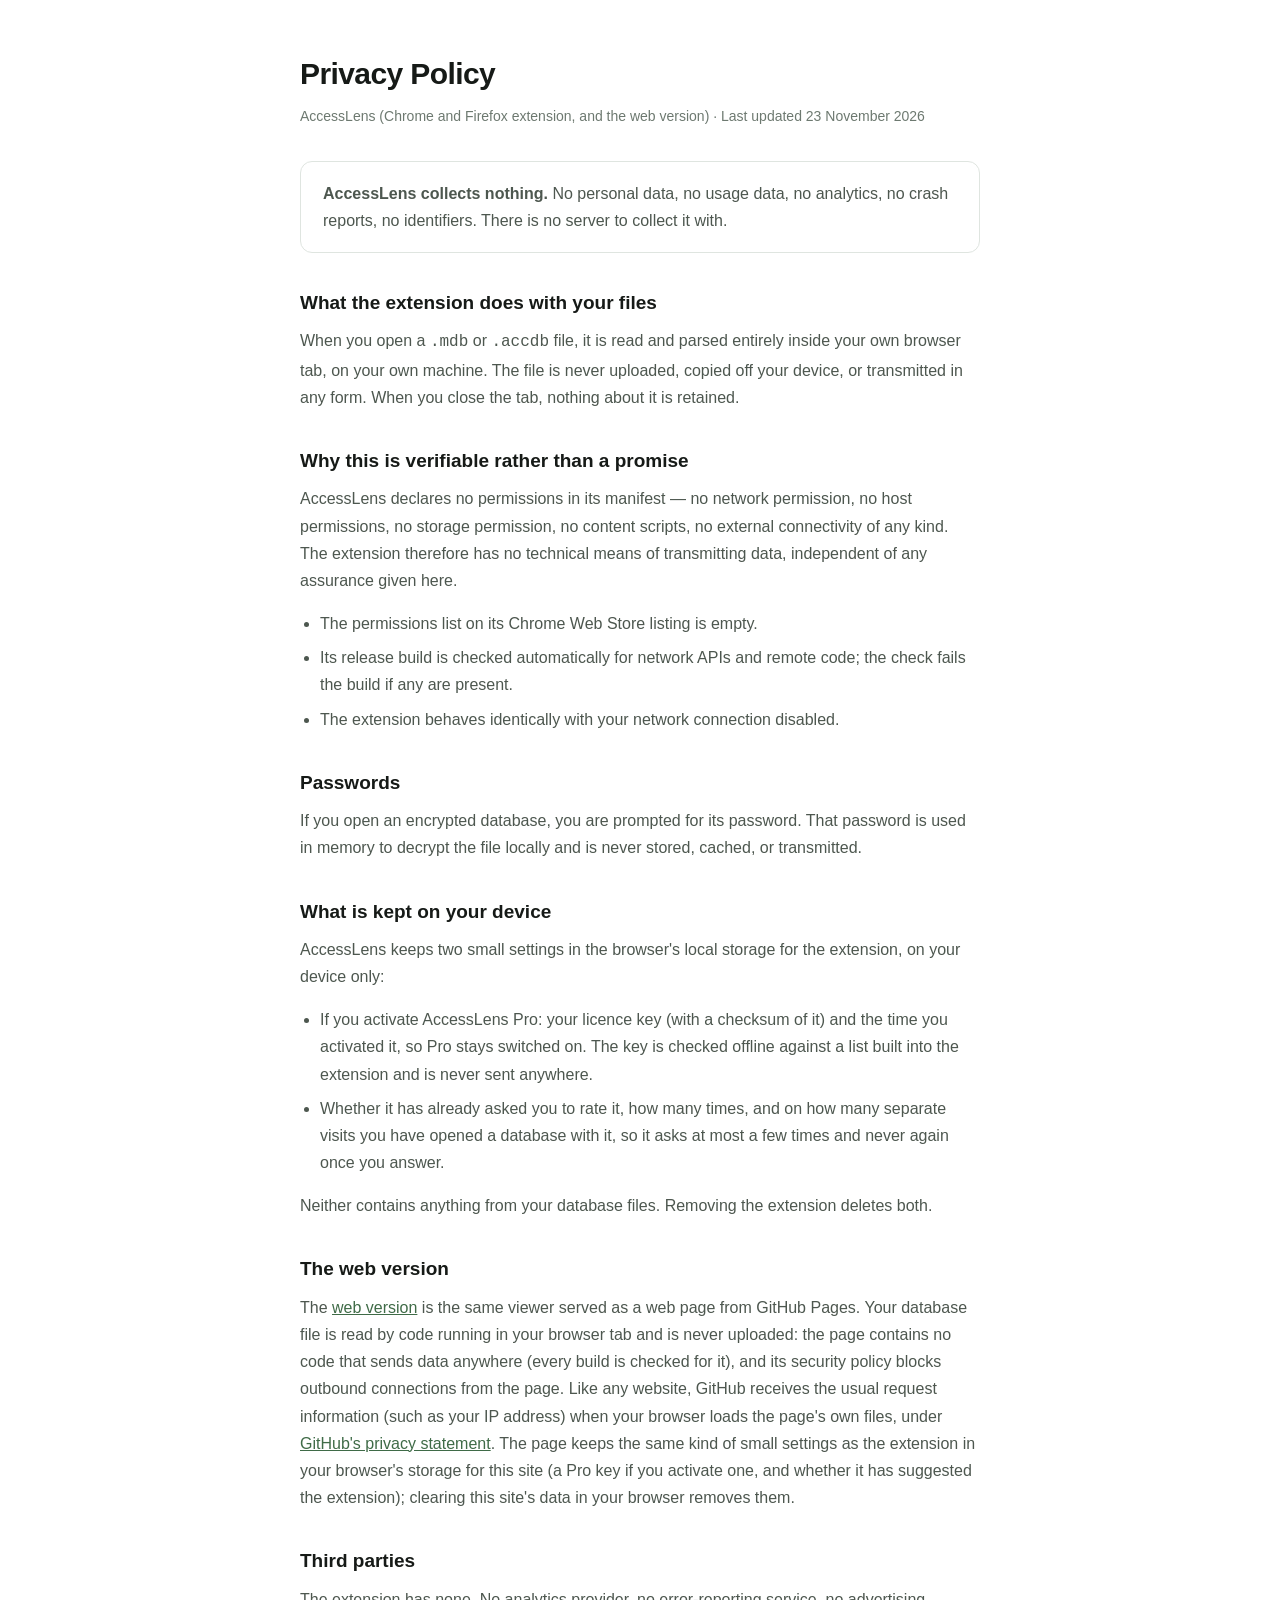
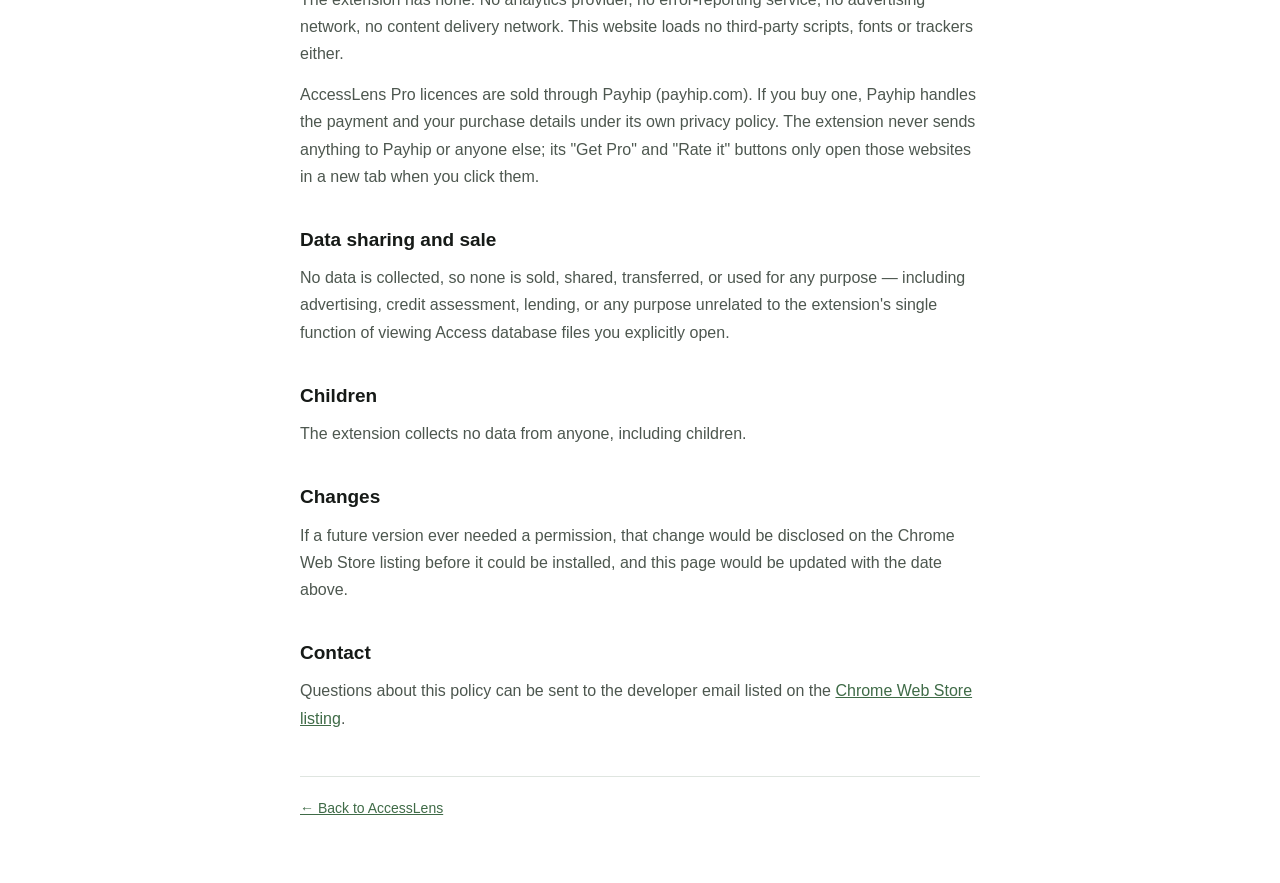
<file: accesslens/privacy.html>
<!doctype html>
<html lang="en">
<head>
<meta charset="utf-8">
<meta name="viewport" content="width=device-width, initial-scale=1">
<title>Privacy Policy — AccessLens</title>
<meta name="description" content="AccessLens collects no data. It requests no permissions, has no network access, and processes Access database files entirely on your own machine.">
<link rel="canonical" href="https://phakeoa.github.io/accesslens/privacy.html">
<link rel="icon" type="image/png" href="assets/icon128.png">
<meta name="theme-color" content="#3f6b47">
<style>
:root{--bg:#fff;--fg:#161a17;--fg-soft:#4d574f;--fg-faint:#6d7970;--line:#dfe5e0;--accent:#3f6b47}
@media (prefers-color-scheme:dark){
  :root{--bg:#12150f;--fg:#eef2ea;--fg-soft:#b6c0b5;--fg-faint:#8d998c;--line:#2c3429;--accent:#8fc79a}
}
*{box-sizing:border-box}
body{margin:0;background:var(--bg);color:var(--fg);
  font:16px/1.7 -apple-system,BlinkMacSystemFont,"Segoe UI",Roboto,Helvetica,Arial,sans-serif}
.wrap{max-width:720px;margin:0 auto;padding:48px 20px 64px}
a{color:var(--accent)}
h1{font-size:30px;letter-spacing:-.02em;margin:0 0 6px}
.updated{color:var(--fg-faint);font-size:14px;margin:0 0 32px}
h2{font-size:19px;margin:34px 0 8px}
p{color:var(--fg-soft);margin:0 0 14px}
ul{color:var(--fg-soft);padding-left:20px}
li{margin:7px 0}
.box{border:1px solid var(--line);border-radius:12px;padding:18px 22px;margin:24px 0}
.box p{margin:0}
footer{border-top:1px solid var(--line);margin-top:44px;padding-top:20px;font-size:14px;color:var(--fg-faint)}
</style>
</head>
<body>
<div class="wrap">

<h1>Privacy Policy</h1>
<p class="updated">AccessLens (Chrome and Firefox extension, and the web version) · Last updated 23 November 2026</p>

<div class="box">
  <p><strong>AccessLens collects nothing.</strong> No personal data, no usage data, no analytics,
  no crash reports, no identifiers. There is no server to collect it with.</p>
</div>

<h2>What the extension does with your files</h2>
<p>
  When you open a <code>.mdb</code> or <code>.accdb</code> file, it is read and parsed entirely
  inside your own browser tab, on your own machine. The file is never uploaded, copied off your
  device, or transmitted in any form. When you close the tab, nothing about it is retained.
</p>

<h2>Why this is verifiable rather than a promise</h2>
<p>
  AccessLens declares no permissions in its manifest — no network permission, no host permissions,
  no storage permission, no content scripts, no external connectivity of any kind. The extension therefore has
  no technical means of transmitting data, independent of any assurance given here.
</p>
<ul>
  <li>The permissions list on its Chrome Web Store listing is empty.</li>
  <li>Its release build is checked automatically for network APIs and remote code; the check fails the build if any are present.</li>
  <li>The extension behaves identically with your network connection disabled.</li>
</ul>

<h2>Passwords</h2>
<p>
  If you open an encrypted database, you are prompted for its password. That password is used in
  memory to decrypt the file locally and is never stored, cached, or transmitted.
</p>

<h2>What is kept on your device</h2>
<p>
  AccessLens keeps two small settings in the browser's local storage for the extension, on your
  device only:
</p>
<ul>
  <li>If you activate AccessLens Pro: your licence key (with a checksum of it) and the time you activated it, so Pro stays
    switched on. The key is checked offline against a list built into the extension and is never
    sent anywhere.</li>
  <li>Whether it has already asked you to rate it, how many times, and on how many separate visits you have opened a
    database with it, so it asks at most a few times and never again once you answer.</li>
</ul>
<p>Neither contains anything from your database files. Removing the extension deletes both.</p>

<h2>The web version</h2>
<p>
  The <a href="app/">web version</a> is the same viewer served as a web page from GitHub Pages. Your
  database file is read by code running in your browser tab and is never uploaded: the page contains
  no code that sends data anywhere (every build is checked for it), and its security policy blocks
  outbound connections from the page. Like any website, GitHub receives the usual request
  information (such as your IP address) when your browser loads the page's own files, under
  <a href="https://docs.github.com/en/site-policy/privacy-policies/github-general-privacy-statement">GitHub's privacy statement</a>.
  The page keeps the same kind of small settings as the extension in your browser's storage for
  this site (a Pro key if you activate one, and whether it has suggested the extension); clearing
  this site's data in your browser removes them.
</p>

<h2>Third parties</h2>
<p>
  The extension has none. No analytics provider, no error-reporting service, no advertising
  network, no content delivery network. This website loads no third-party scripts, fonts or
  trackers either.
</p>
<p>
  AccessLens Pro licences are sold through Payhip (payhip.com). If you buy one, Payhip handles the
  payment and your purchase details under its own privacy policy. The extension never sends
  anything to Payhip or anyone else; its "Get Pro" and "Rate it" buttons only open those websites
  in a new tab when you click them.
</p>

<h2>Data sharing and sale</h2>
<p>
  No data is collected, so none is sold, shared, transferred, or used for any purpose — including
  advertising, credit assessment, lending, or any purpose unrelated to the extension's single
  function of viewing Access database files you explicitly open.
</p>

<h2>Children</h2>
<p>The extension collects no data from anyone, including children.</p>

<h2>Changes</h2>
<p>
  If a future version ever needed a permission, that change would be disclosed on the Chrome Web
  Store listing before it could be installed, and this page would be updated with the date above.
</p>

<h2>Contact</h2>
<p>Questions about this policy can be sent to the developer email listed on the
  <a href="https://chromewebstore.google.com/detail/ceilhkpcnofeomaibeldikllpgjolaml?utm_source=accesslens_site&amp;utm_medium=referral&amp;utm_campaign=privacy&amp;utm_content=contact">Chrome Web Store listing</a>.</p>

<footer>
  <a href="index.html">← Back to AccessLens</a>
</footer>

</div>
</body>
</html>
</file>
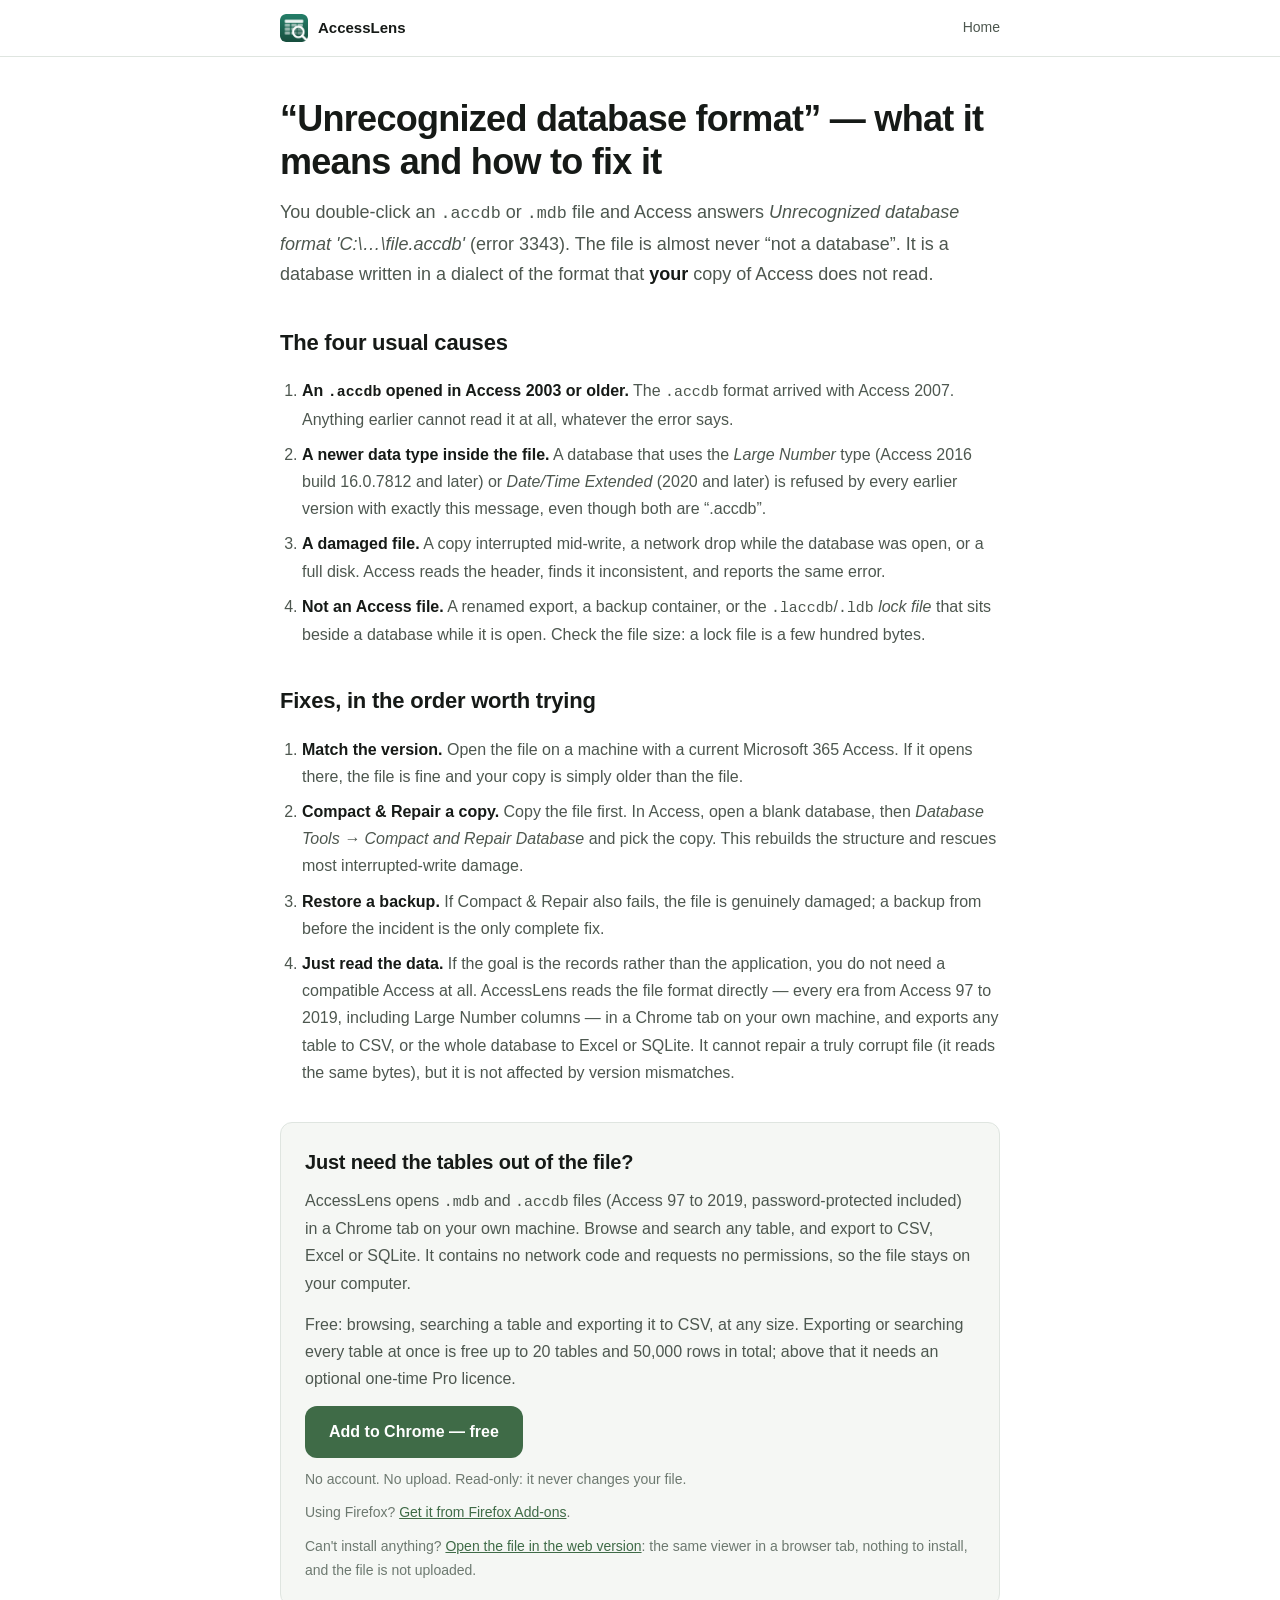
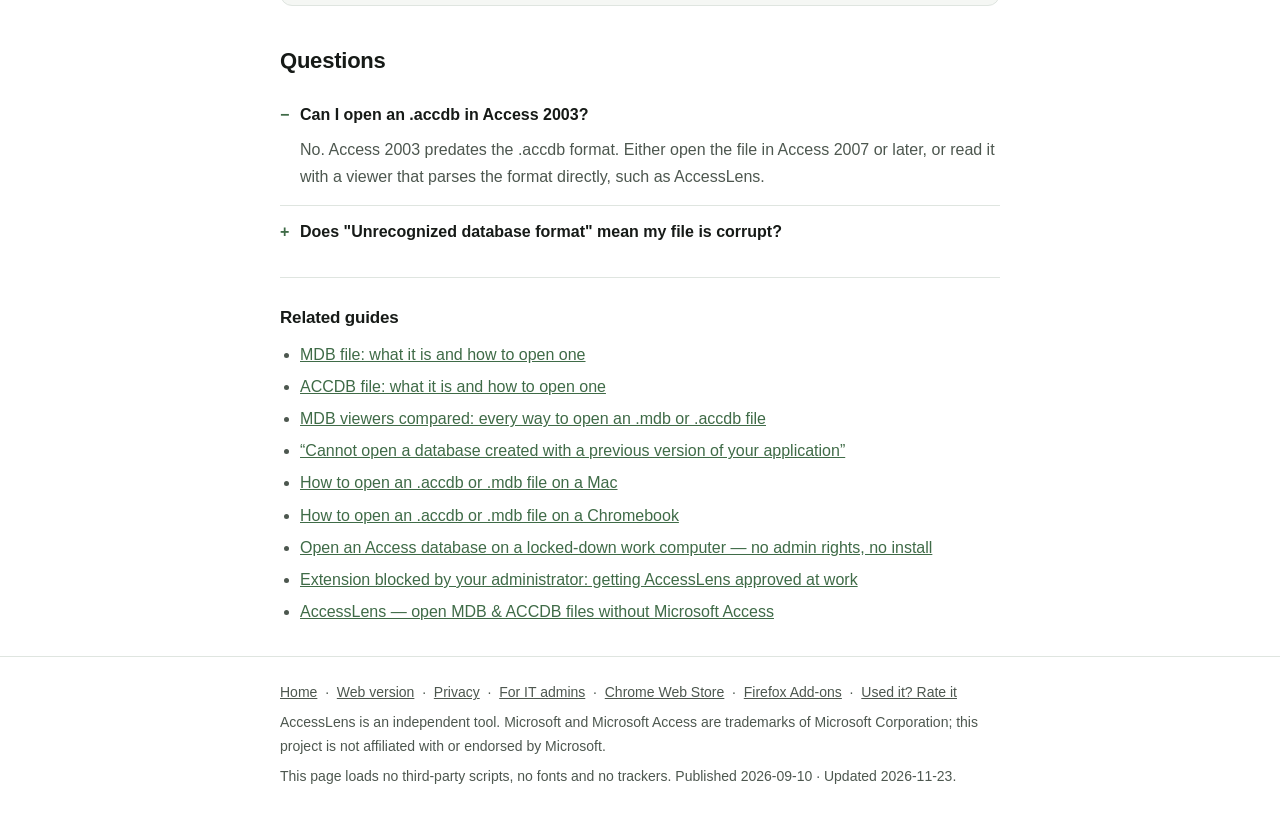
<file: accesslens/unrecognized-database-format.html>
<!doctype html>
<html lang="en">
<head>
<meta charset="utf-8">
<meta name="viewport" content="width=device-width, initial-scale=1">
<title>&quot;Unrecognized database format&quot; in Access — causes and fixes</title>
<meta name="description" content="Why Microsoft Access says &quot;Unrecognized database format&quot; for an .accdb or .mdb file, the version mismatches behind it, and how to get the data out anyway.">
<link rel="canonical" href="https://phakeoa.github.io/accesslens/unrecognized-database-format.html">
<meta name="robots" content="index,follow">
<meta name="theme-color" content="#3f6b47">
<meta property="og:type" content="article">
<meta property="og:title" content="&quot;Unrecognized database format&quot; in Access — causes and fixes">
<meta property="og:description" content="Why Microsoft Access says &quot;Unrecognized database format&quot; for an .accdb or .mdb file, the version mismatches behind it, and how to get the data out anyway.">
<meta property="og:url" content="https://phakeoa.github.io/accesslens/unrecognized-database-format.html">
<meta property="og:image" content="https://phakeoa.github.io/accesslens/assets/screen1_browse.png">
<link rel="icon" type="image/png" href="assets/icon128.png">
<script type="application/ld+json">{"@context":"https://schema.org","@type":"TechArticle","headline":"“Unrecognized database format” — what it means and how to fix it","description":"Why Microsoft Access says \"Unrecognized database format\" for an .accdb or .mdb file, the version mismatches behind it, and how to get the data out anyway.","url":"https://phakeoa.github.io/accesslens/unrecognized-database-format.html","datePublished":"2026-09-10","dateModified":"2026-11-23","author":{"@type":"Person","name":"Phakeo Arounerangsy"},"about":{"@type":"SoftwareApplication","name":"AccessLens — Access Database Viewer","url":"https://phakeoa.github.io/accesslens/","applicationCategory":"UtilitiesApplication","operatingSystem":"Chrome"}}</script>
<script type="application/ld+json">{"@context":"https://schema.org","@type":"FAQPage","mainEntity":[{"@type":"Question","name":"Can I open an .accdb in Access 2003?","acceptedAnswer":{"@type":"Answer","text":"No. Access 2003 predates the .accdb format. Either open the file in Access 2007 or later, or read it with a viewer that parses the format directly, such as AccessLens."}},{"@type":"Question","name":"Does \"Unrecognized database format\" mean my file is corrupt?","acceptedAnswer":{"@type":"Answer","text":"Usually not. Most cases are a version mismatch: the file uses a newer format or data type than the installed Access. Corruption is the third most common cause, after that and opening an .accdb in a pre-2007 Access."}}]}</script>
<style>
:root{--bg:#ffffff;--bg-soft:#f5f7f4;--fg:#161a17;--fg-soft:#4d574f;--fg-faint:#6d7970;--line:#dfe5e0;--accent:#3f6b47;--accent-fg:#ffffff;--accent-soft:#eaf1eb;--radius:12px}
@media (prefers-color-scheme:dark){:root{--bg:#12150f;--bg-soft:#181c15;--fg:#eef2ea;--fg-soft:#b6c0b5;--fg-faint:#8d998c;--line:#2c3429;--accent:#8fc79a;--accent-fg:#10150f;--accent-soft:#1f2a20}}
*{box-sizing:border-box}html{-webkit-text-size-adjust:100%}
body{margin:0;background:var(--bg);color:var(--fg);font:16px/1.7 -apple-system,BlinkMacSystemFont,"Segoe UI",Roboto,Helvetica,Arial,sans-serif}
.wrap{max-width:760px;margin:0 auto;padding:0 20px}a{color:var(--accent)}code{font-size:.93em}
header.site{border-bottom:1px solid var(--line)}header.site .wrap{display:flex;align-items:center;gap:10px;padding:14px 20px}
header.site img{width:28px;height:28px;border-radius:6px}header.site b{font-size:15px}header.site .sp{flex:1}header.site a.top{font-size:14px;text-decoration:none;color:var(--fg-soft)}
article{padding:40px 0 20px}h1{font-size:clamp(26px,4.5vw,36px);line-height:1.2;letter-spacing:-.02em;margin:0 0 14px}
p.lede{font-size:18px;color:var(--fg-soft);margin:0 0 28px}h2{font-size:22px;margin:34px 0 10px;letter-spacing:-.01em}
p,li{color:var(--fg-soft)}ol,ul{padding-left:22px}li{margin:8px 0}li strong,p strong{color:var(--fg)}
.cta-box{background:var(--bg-soft);border:1px solid var(--line);border-radius:var(--radius);padding:22px 24px;margin:36px 0}
.cta-box h2{margin:0 0 8px;font-size:20px}.cta-box p{margin:0 0 14px}
.cta{display:inline-block;background:var(--accent);color:var(--accent-fg);text-decoration:none;font-weight:600;padding:12px 24px;border-radius:var(--radius)}
.cta-sub{display:block;margin-top:10px;font-size:14px;color:var(--fg-faint)}
details{border-bottom:1px solid var(--line);padding:12px 0}details:last-of-type{border-bottom:none}
summary{cursor:pointer;font-weight:600;list-style:none}summary::-webkit-details-marker{display:none}
summary::before{content:"+";display:inline-block;width:20px;color:var(--accent);font-weight:700}details[open] summary::before{content:"\2212"}
details p{margin:8px 0 2px 20px}
nav.more{border-top:1px solid var(--line);padding:26px 0}nav.more h2{font-size:17px;margin:0 0 8px}nav.more ul{margin:0;padding-left:20px}nav.more li{margin:5px 0}
footer.site{border-top:1px solid var(--line);padding:24px 0 40px;color:var(--fg-faint);font-size:14px}footer.site a{color:var(--fg-soft)}footer.site p{margin:0 0 6px}
blockquote{margin:14px 0;padding:12px 18px;border-left:3px solid var(--accent);background:var(--bg-soft);border-radius:0 var(--radius) var(--radius) 0}blockquote p{margin:0;color:var(--fg)}
.tablewrap{overflow-x:auto;margin:14px 0;border:1px solid var(--line);border-radius:var(--radius)}
table{width:100%;min-width:640px;border-collapse:collapse;font-size:14.5px;line-height:1.5}
th,td{padding:9px 12px;text-align:left;vertical-align:top;border-bottom:1px solid var(--line)}
tr:last-child td{border-bottom:none}th{background:var(--bg-soft);color:var(--fg);font-weight:600}td{color:var(--fg-soft)}td:first-child{color:var(--fg);font-weight:600}
th:first-child,td:first-child{position:sticky;left:0;z-index:1}th:first-child{background:var(--bg-soft)}td:first-child{background:var(--bg)}
p.note{font-size:14px;color:var(--fg-faint)}
</style>
</head>
<body>
<header class="site">
  <div class="wrap">
    <img src="assets/icon128.png" alt="">
    <b>AccessLens</b>
    <span class="sp"></span>
    <a class="top" href="./">Home</a>
  </div>
</header>
<main>
<div class="wrap">
<article>
  <h1>“Unrecognized database format” — what it means and how to fix it</h1>
  <p class="lede">You double-click an <code>.accdb</code> or <code>.mdb</code> file and Access answers <em>Unrecognized database format 'C:\…\file.accdb'</em> (error 3343). The file is almost never “not a database”. It is a database written in a dialect of the format that <strong>your</strong> copy of Access does not read.</p>
  <h2>The four usual causes</h2>
<ol>
          <li><strong>An <code>.accdb</code> opened in Access 2003 or older.</strong> The <code>.accdb</code> format arrived with Access 2007. Anything earlier cannot read it at all, whatever the error says.</li>
          <li><strong>A newer data type inside the file.</strong> A database that uses the <em>Large Number</em> type (Access 2016 build 16.0.7812 and later) or <em>Date/Time Extended</em> (2020 and later) is refused by every earlier version with exactly this message, even though both are “.accdb”.</li>
          <li><strong>A damaged file.</strong> A copy interrupted mid-write, a network drop while the database was open, or a full disk. Access reads the header, finds it inconsistent, and reports the same error.</li>
          <li><strong>Not an Access file.</strong> A renamed export, a backup container, or the <code>.laccdb</code>/<code>.ldb</code> <em>lock file</em> that sits beside a database while it is open. Check the file size: a lock file is a few hundred bytes.</li>
        </ol>

  <h2>Fixes, in the order worth trying</h2>
<ol>
          <li><strong>Match the version.</strong> Open the file on a machine with a current Microsoft 365 Access. If it opens there, the file is fine and your copy is simply older than the file.</li>
          <li><strong>Compact &amp; Repair a copy.</strong> Copy the file first. In Access, open a blank database, then <em>Database Tools → Compact and Repair Database</em> and pick the copy. This rebuilds the structure and rescues most interrupted-write damage.</li>
          <li><strong>Restore a backup.</strong> If Compact &amp; Repair also fails, the file is genuinely damaged; a backup from before the incident is the only complete fix.</li>
          <li><strong>Just read the data.</strong> If the goal is the records rather than the application, you do not need a compatible Access at all. AccessLens reads the file format directly — every era from Access 97 to 2019, including Large Number columns — in a Chrome tab on your own machine, and exports any table to CSV, or the whole database to Excel or SQLite. It cannot repair a truly corrupt file (it reads the same bytes), but it is not affected by version mismatches.</li>
        </ol>

  <div class="cta-box">
    <h2>Just need the tables out of the file?</h2>
    <p>AccessLens opens <code>.mdb</code> and <code>.accdb</code> files (Access 97 to 2019, password-protected included) in a Chrome tab on your own machine. Browse and search any table, and export to CSV, Excel or SQLite. It contains no network code and requests no permissions, so the file stays on your computer.</p>
    <p>Free: browsing, searching a table and exporting it to CSV, at any size. Exporting or searching every table at once is free up to 20 tables and 50,000 rows in total; above that it needs an optional one-time Pro licence.</p>
    <a class="cta" href="https://chromewebstore.google.com/detail/ceilhkpcnofeomaibeldikllpgjolaml?utm_source=accesslens_site&amp;utm_medium=referral&amp;utm_campaign=unrecognized-database-format&amp;utm_content=cta">Add to Chrome — free</a>
    <span class="cta-sub">No account. No upload. Read-only: it never changes your file.</span>
    <span class="cta-sub">Using Firefox? <a href="https://addons.mozilla.org/firefox/addon/accesslens/?utm_source=accesslens_site&amp;utm_medium=referral&amp;utm_campaign=unrecognized-database-format&amp;utm_content=cta">Get it from Firefox Add-ons</a>.</span>
    <span class="cta-sub">Can't install anything? <a href="app/">Open the file in the web version</a>: the same viewer in a browser tab, nothing to install, and the file is not uploaded.</span>
  </div>

  <h2>Questions</h2>
  <details open>
    <summary>Can I open an .accdb in Access 2003?</summary>
    <p>No. Access 2003 predates the .accdb format. Either open the file in Access 2007 or later, or read it with a viewer that parses the format directly, such as AccessLens.</p>
  </details>
  <details>
    <summary>Does &quot;Unrecognized database format&quot; mean my file is corrupt?</summary>
    <p>Usually not. Most cases are a version mismatch: the file uses a newer format or data type than the installed Access. Corruption is the third most common cause, after that and opening an .accdb in a pre-2007 Access.</p>
  </details>
</article>

<nav class="more">
  <h2>Related guides</h2>
  <ul>
      <li><a href="how-to-open-mdb-file.html">MDB file: what it is and how to open one</a></li>
      <li><a href="how-to-open-accdb-file.html">ACCDB file: what it is and how to open one</a></li>
      <li><a href="mdb-viewer.html">MDB viewers compared: every way to open an .mdb or .accdb file</a></li>
      <li><a href="cannot-open-database-created-with-previous-version.html">“Cannot open a database created with a previous version of your application”</a></li>
      <li><a href="open-accdb-on-mac.html">How to open an .accdb or .mdb file on a Mac</a></li>
      <li><a href="open-accdb-on-chromebook.html">How to open an .accdb or .mdb file on a Chromebook</a></li>
      <li><a href="open-access-database-without-admin-rights.html">Open an Access database on a locked-down work computer — no admin rights, no install</a></li>
      <li><a href="extension-blocked-by-administrator.html">Extension blocked by your administrator: getting AccessLens approved at work</a></li>
      <li><a href="./">AccessLens — open MDB &amp; ACCDB files without Microsoft Access</a></li>
  </ul>
</nav>
</div>
</main>
<footer class="site">
  <div class="wrap">
    <p><a href="./">Home</a> &nbsp;·&nbsp; <a href="app/">Web version</a> &nbsp;·&nbsp; <a href="privacy.html">Privacy</a> &nbsp;·&nbsp; <a href="extension-blocked-by-administrator.html">For IT admins</a> &nbsp;·&nbsp; <a href="https://chromewebstore.google.com/detail/ceilhkpcnofeomaibeldikllpgjolaml?utm_source=accesslens_site&amp;utm_medium=referral&amp;utm_campaign=unrecognized-database-format&amp;utm_content=footer">Chrome Web Store</a> &nbsp;·&nbsp; <a href="https://addons.mozilla.org/firefox/addon/accesslens/?utm_source=accesslens_site&amp;utm_medium=referral&amp;utm_campaign=unrecognized-database-format&amp;utm_content=footer">Firefox Add-ons</a> &nbsp;·&nbsp; <a href="https://chromewebstore.google.com/detail/ceilhkpcnofeomaibeldikllpgjolaml/reviews">Used it? Rate it</a></p>
    <p>AccessLens is an independent tool. Microsoft and Microsoft Access are trademarks of Microsoft Corporation; this project is not affiliated with or endorsed by Microsoft.</p>
    <p>This page loads no third-party scripts, no fonts and no trackers. Published 2026-09-10 · Updated 2026-11-23.</p>
  </div>
</footer>
</body>
</html>
</file>
<file: accesslens/app/viewer.css>
:root {
  --paper: #F7F8F5; --card: #FFFFFF; --ink: #1C231F; --muted: #5C665F;
  --line: #E2E6E0; --accent: #1F6B54; --accent-ink: #FFFFFF;
  --warn-bg: #F7F0DD; --warn: #A97A14; --err: #A8402F; --err-bg: #F7E9E5;
  --grid-head: #EEF1EC;
}
@media (prefers-color-scheme: dark) {
  :root {
    --paper: #131715; --card: #1B211D; --ink: #E8ECE8; --muted: #9AA69D;
    --line: #2A322C; --accent: #4FA88C; --accent-ink: #0E1411;
    --warn-bg: #2E2717; --warn: #D8A03C; --err: #D06A55; --err-bg: #33201B;
    --grid-head: #232A25;
  }
}
* { box-sizing: border-box; }
html, body { height: 100%; }
body { margin: 0; background: var(--paper); color: var(--ink); font: 14px/1.5 "Segoe UI", system-ui, sans-serif; display: flex; flex-direction: column; }
header { display: flex; justify-content: space-between; align-items: center; gap: 12px; padding: 10px 16px; border-bottom: 1px solid var(--line); flex-wrap: wrap; }
.brand { display: flex; align-items: center; gap: 12px; }
h1 { font-size: 1.15rem; margin: 0; }
.badge.net { font-size: 0.72rem; background: var(--card); border: 1px solid var(--accent); color: var(--accent); border-radius: 999px; padding: 2px 10px; }
.actions { display: flex; gap: 8px; }
.btn { background: var(--accent); color: var(--accent-ink); border: none; border-radius: 5px; padding: 7px 14px; font: inherit; cursor: pointer; }
.btn.ghost { background: transparent; color: var(--accent); border: 1px solid var(--accent); }
.btn:disabled { opacity: 0.45; cursor: default; }
.btn:focus-visible, input:focus-visible { outline: 2px solid var(--accent); outline-offset: 1px; }

.drop { margin: 40px auto; max-width: 560px; text-align: center; border: 2px dashed var(--line); border-radius: 10px; padding: 48px 24px; color: var(--muted); }
.drop.hover { border-color: var(--accent); color: var(--ink); }
.drop .sub { font-size: 0.85rem; }
.welcome { margin: 28px auto -16px; max-width: 560px; background: var(--card); border: 1px solid var(--accent); border-radius: 10px; padding: 16px 20px; }
.welcome p { margin: 0 0 10px; }
.welcome .sub { font-size: 0.85rem; color: var(--muted); }

main { flex: 1; display: flex; min-height: 0; }
#sidebar { width: 250px; border-right: 1px solid var(--line); overflow-y: auto; padding: 10px; flex-shrink: 0; }
.filemeta { font-size: 0.8rem; color: var(--muted); padding: 4px 6px 10px; border-bottom: 1px solid var(--line); margin-bottom: 8px; word-break: break-all; }
#tables { list-style: none; margin: 0; padding: 0; }
#tables li { display: flex; justify-content: space-between; gap: 8px; padding: 6px 8px; border-radius: 5px; cursor: pointer; }
#tables li:hover { background: var(--card); }
#tables li.active { background: var(--accent); color: var(--accent-ink); }
#tables li .n { flex: 1 1 auto; min-width: 0; overflow: hidden; text-overflow: ellipsis; white-space: nowrap; }
#tables li .c { flex: 0 0 auto; font-variant-numeric: tabular-nums; font-size: 0.8rem; opacity: 0.8; }

#content { flex: 1; display: flex; flex-direction: column; min-width: 0; }
.toolbar { display: flex; gap: 10px; align-items: center; padding: 8px 12px; border-bottom: 1px solid var(--line); flex-wrap: wrap; }
.toolbar input[type="search"] { flex: 0 1 320px; background: var(--card); color: var(--ink); border: 1px solid var(--line); border-radius: 5px; padding: 6px 10px; font: inherit; }
.tablemeta { color: var(--muted); font-size: 0.82rem; }

.grid { flex: 1; overflow: auto; position: relative; }
#gridinner { position: relative; }
#ghead { position: sticky; top: 0; z-index: 2; display: flex; background: var(--grid-head); border-bottom: 1px solid var(--line); width: max-content; min-width: 100%; }
#ghead .h { width: 170px; flex: 0 0 170px; padding: 6px 10px; font-size: 0.72rem; letter-spacing: 0.06em; text-transform: uppercase; color: var(--muted); overflow: hidden; text-overflow: ellipsis; white-space: nowrap; border-right: 1px solid var(--line); }
#ghead .h.complex { opacity: 0.55; font-style: italic; }
#gspacer { position: relative; width: max-content; min-width: 100%; }
#grows { position: absolute; left: 0; top: 0; }
#grows .r { display: flex; height: 28px; align-items: stretch; width: max-content; }
#grows .r:nth-child(even) { background: var(--card); }
#grows .c { width: 170px; flex: 0 0 170px; padding: 4px 10px; font-size: 0.82rem; white-space: nowrap; overflow: hidden; text-overflow: ellipsis; border-right: 1px solid var(--line); font-variant-numeric: tabular-nums; }
#grows .c.ph { color: var(--muted); font-style: italic; }

dialog { border: 1px solid var(--line); border-radius: 8px; background: var(--card); color: var(--ink); padding: 20px; }
dialog::backdrop { background: rgba(0,0,0,0.35); }
dialog input { display: block; margin: 10px 0; width: 240px; background: var(--paper); color: var(--ink); border: 1px solid var(--line); border-radius: 5px; padding: 7px 10px; font: inherit; }
dialog .row { display: flex; gap: 8px; justify-content: flex-end; }
.err { color: var(--err); font-size: 0.85rem; }

.toast { background: var(--err-bg); color: var(--err); border: 1px solid var(--err); border-radius: 6px; padding: 10px 16px; max-width: 100%; }
.toast.info { background: var(--card); color: var(--ink); border-color: var(--line); }

/* ---- v1.1 B5: Pro gate ---- */
#prodlg { max-width: 460px; }
#prodlg h2 { font-size: 1.02rem; margin: 0 0 8px; }
#prodlg p { margin: 0 0 14px; }
dialog .row.wrap { flex-wrap: wrap; justify-content: flex-start; }
#pro-keyrow { border-top: 1px solid var(--line); margin-top: 14px; padding-top: 12px; }
#pro-keyrow input { width: 100%; }
.fineprint { font-size: 0.78rem; color: var(--muted); margin: 10px 0 0 !important; }
#prodlg #pro-work { margin: 0 0 14px !important; }   /* sits above the buttons, not below */
.btn.pro { border-color: var(--warn); color: var(--warn); }
.menu-items button.gated .pill { border-color: var(--warn); color: var(--warn); }

/* ---- v1.1 B4: cross-table search results ---- */
.scope { background: var(--card); color: var(--ink); border: 1px solid var(--line); border-radius: 5px; padding: 6px 8px; font: inherit; }
.results { flex: 1; overflow: auto; padding: 14px 16px; }
.results h2 { font-size: 0.95rem; margin: 0 0 12px; font-weight: 600; }
.rgroup { border: 1px solid var(--line); border-radius: 6px; margin-bottom: 14px; background: var(--card); overflow: hidden; }
.rgroup > header { display: flex; align-items: center; gap: 12px; padding: 8px 12px; background: var(--grid-head); border-bottom: 1px solid var(--line); }
.rgroup .rname { font-weight: 600; }
.rgroup .rcount { color: var(--muted); font-size: 0.82rem; }
.rgroup .rspacer { flex: 1 1 auto; }
.rwrap { overflow-x: auto; }
.rgroup table { border-collapse: collapse; font-size: 0.8rem; width: max-content; min-width: 100%; }
.rgroup th, .rgroup td { text-align: left; padding: 4px 10px; border-bottom: 1px solid var(--line); white-space: nowrap; max-width: 260px; overflow: hidden; text-overflow: ellipsis; }
.rgroup th { font-size: 0.7rem; letter-spacing: 0.06em; text-transform: uppercase; color: var(--muted); }
.rgroup mark { background: var(--warn-bg); color: var(--ink); border-radius: 2px; padding: 0 1px; }
.rmore { padding: 6px 12px; color: var(--muted); font-size: 0.8rem; }
.rempty { color: var(--muted); }

/* ---- v1.1 B2: export menu + progress ---- */
.menu { position: relative; }
.menu > summary { list-style: none; display: inline-block; user-select: none; }
.menu > summary::-webkit-details-marker { display: none; }
.menu-items { position: absolute; right: 0; top: calc(100% + 6px); min-width: 300px; z-index: 6; background: var(--card); border: 1px solid var(--line); border-radius: 6px; padding: 6px; display: flex; flex-direction: column; gap: 2px; box-shadow: 0 8px 24px rgba(0,0,0,0.18); }
.menu-items button { background: none; border: none; color: var(--ink); text-align: left; padding: 7px 10px; border-radius: 4px; font: inherit; cursor: pointer; display: flex; justify-content: space-between; align-items: center; gap: 12px; }
.menu-items button:hover:not(:disabled) { background: var(--paper); }
.menu-items button:disabled { opacity: 0.45; cursor: default; }
.pill { font-size: 0.68rem; border: 1px solid var(--accent); color: var(--accent); border-radius: 999px; padding: 0 7px; line-height: 1.5; }
.btn.small { padding: 3px 10px; font-size: 0.8rem; }
.progress { display: flex; align-items: center; gap: 8px; font-size: 0.8rem; color: var(--muted); }
.progress progress { width: 160px; accent-color: var(--accent); }

/* ---- v1.1 B1: schema view ---- */
[hidden] { display: none !important; }
.spacer { flex: 1 1 auto; }
.btn.ghost.on { background: var(--accent); color: var(--accent-ink); }
.filemeta a { color: var(--accent); }
.schema { flex: 1; overflow: auto; display: flex; gap: 24px; padding: 14px 16px; align-items: flex-start; flex-wrap: wrap; }
.schema h2 { font-size: 0.95rem; margin: 0 0 8px; }
.schema-cols { flex: 1 1 460px; min-width: 0; }
.schema-rels { flex: 1 1 360px; min-width: 0; }
.schema table { border-collapse: collapse; width: 100%; font-size: 0.82rem; background: var(--card); border: 1px solid var(--line); }
.schema th, .schema td { text-align: left; padding: 5px 10px; border-bottom: 1px solid var(--line); white-space: nowrap; }
.schema th { font-size: 0.72rem; letter-spacing: 0.06em; text-transform: uppercase; color: var(--muted); background: var(--grid-head); }
.schema td.num { text-align: right; font-variant-numeric: tabular-nums; }
.schema .muted { color: var(--muted); }
.mono { font-family: Consolas, "Cascadia Mono", ui-monospace, monospace; font-size: 0.82rem; }
#rels { list-style: none; margin: 0; padding: 0; }
#rels li { padding: 6px 10px; border: 1px solid var(--line); border-radius: 5px; margin-bottom: 6px; background: var(--card); font-size: 0.85rem; }
#rels li.mine { border-color: var(--accent); }
#rels a { color: var(--accent); text-decoration: none; }
#rels a:hover { text-decoration: underline; }
#rels .arrow { color: var(--muted); padding: 0 4px; }
#rels .flags { display: block; color: var(--muted); font-size: 0.76rem; }
#rels .empty { color: var(--muted); font-size: 0.85rem; }

/* ---- 2026-09-10: open-failure card, split-database note, rating ask ---- */
.openerr { margin: 28px auto -16px; max-width: 560px; background: var(--card); border: 1px solid var(--err); border-radius: 10px; padding: 16px 20px; }
.openerr p { margin: 0 0 10px; }
.openerr ul { margin: 6px 0 0; padding-left: 20px; color: var(--muted); font-size: 0.9rem; }
.openerr .row { display: flex; gap: 8px; flex-wrap: wrap; }
.openerr a.btn { text-decoration: none; display: inline-block; }
.filemeta .note { margin-top: 8px; padding: 8px 10px; border: 1px solid var(--accent); border-radius: 6px; color: var(--ink); font-size: 0.78rem; word-break: normal; }
/* A class that sets `display` beats the UA's [hidden]{display:none} — without this the card
   rendered while the attribute said hidden (caught in a screenshot, not by the DOM check). */
.rate[hidden], .openerr[hidden], .welcome[hidden] { display: none; }
/* v1.2: the card and the toast share one fixed stack at the bottom. Each used to be fixed on its
   own (card at 72px, toast at 18px), so a two- or three-line export toast covered the card. */
.notices { position: fixed; bottom: 18px; left: 50%; transform: translateX(-50%); display: flex; flex-direction: column; align-items: center; gap: 10px; width: max-content; max-width: 90%; z-index: 10; pointer-events: none; }
.notices > * { pointer-events: auto; }
.rate { display: flex; gap: 10px; align-items: center; flex-wrap: wrap; justify-content: center; background: var(--card); color: var(--ink); border: 1px solid var(--accent); border-radius: 8px; padding: 10px 14px; max-width: 100%; box-shadow: 0 4px 18px rgba(0, 0, 0, 0.15); }
/* The quiet, always-there rate / get-the-extension link under the table list. */
.sidefoot { margin-top: 10px; padding: 10px 6px 2px; border-top: 1px solid var(--line); font-size: 0.8rem; }
.sidefoot a { color: var(--muted); text-decoration: none; }
.sidefoot a:hover, .sidefoot a:focus-visible { color: var(--accent); text-decoration: underline; }
</file>
